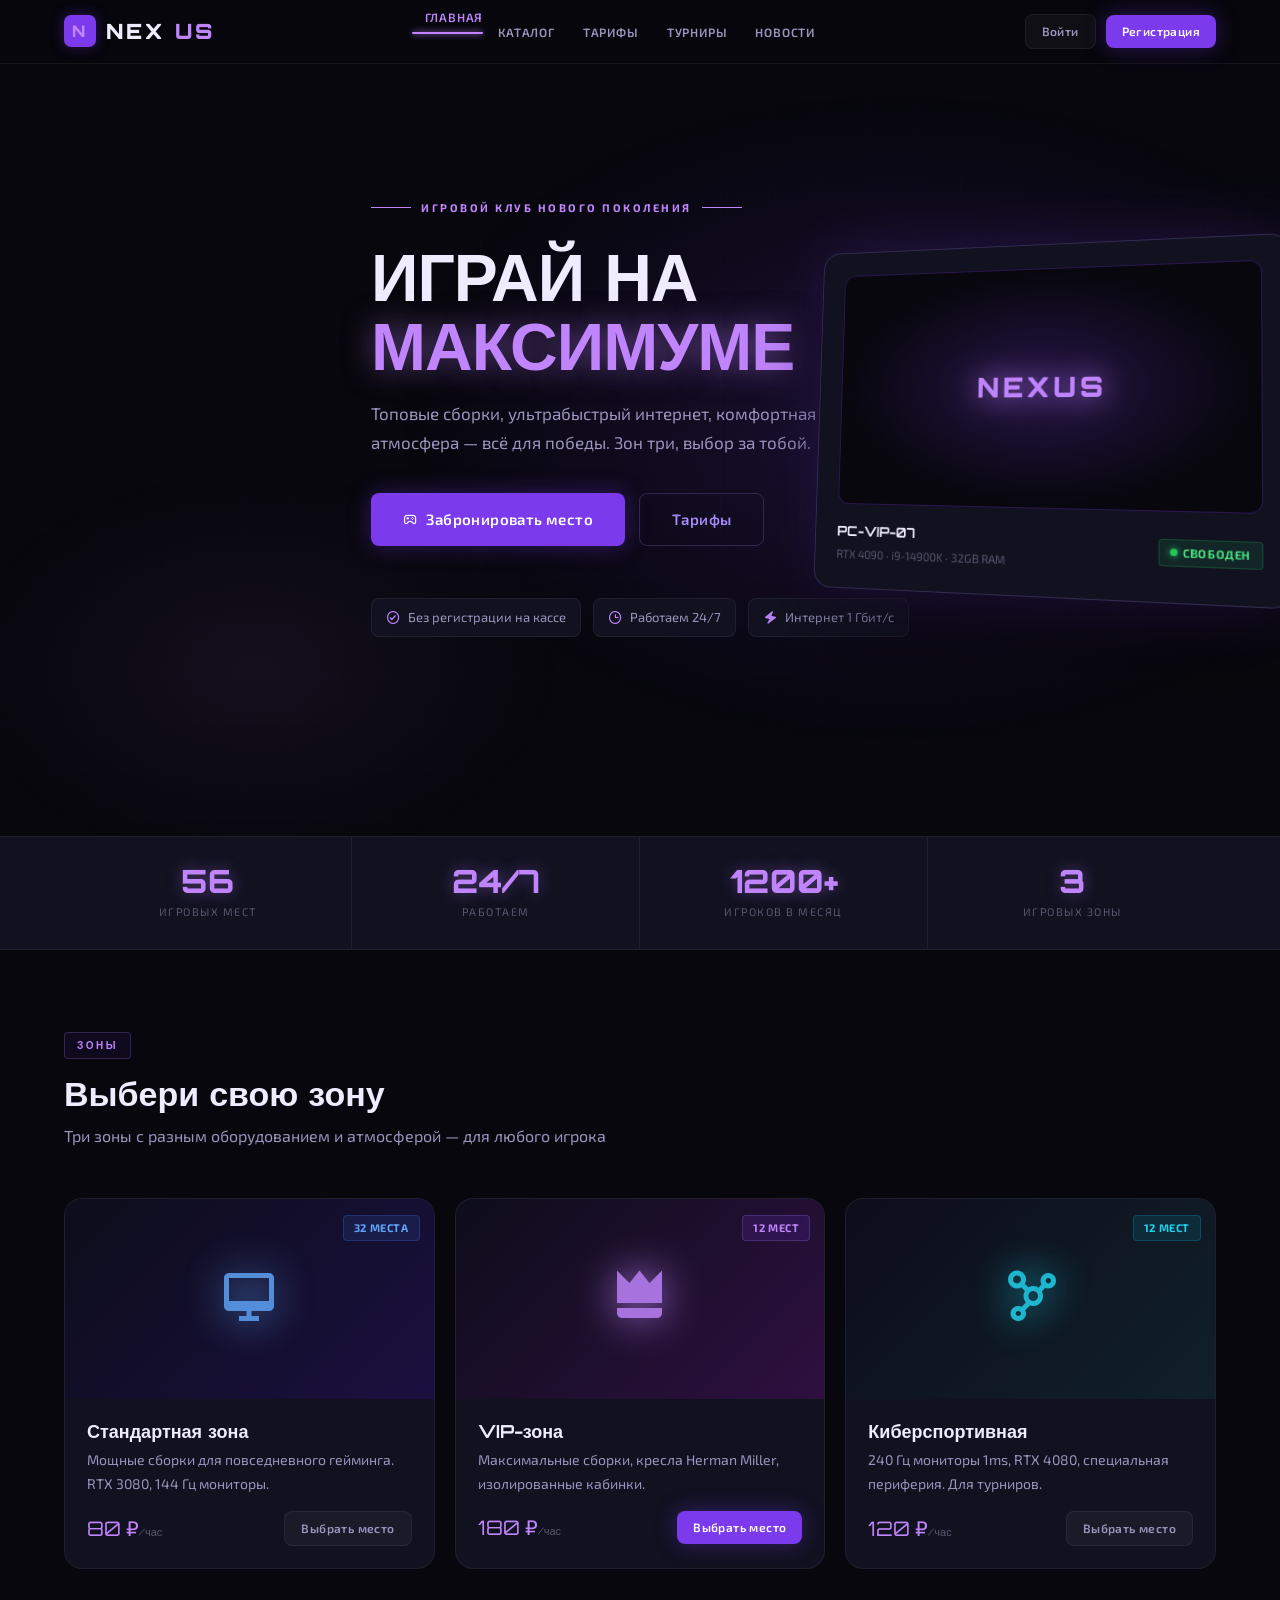
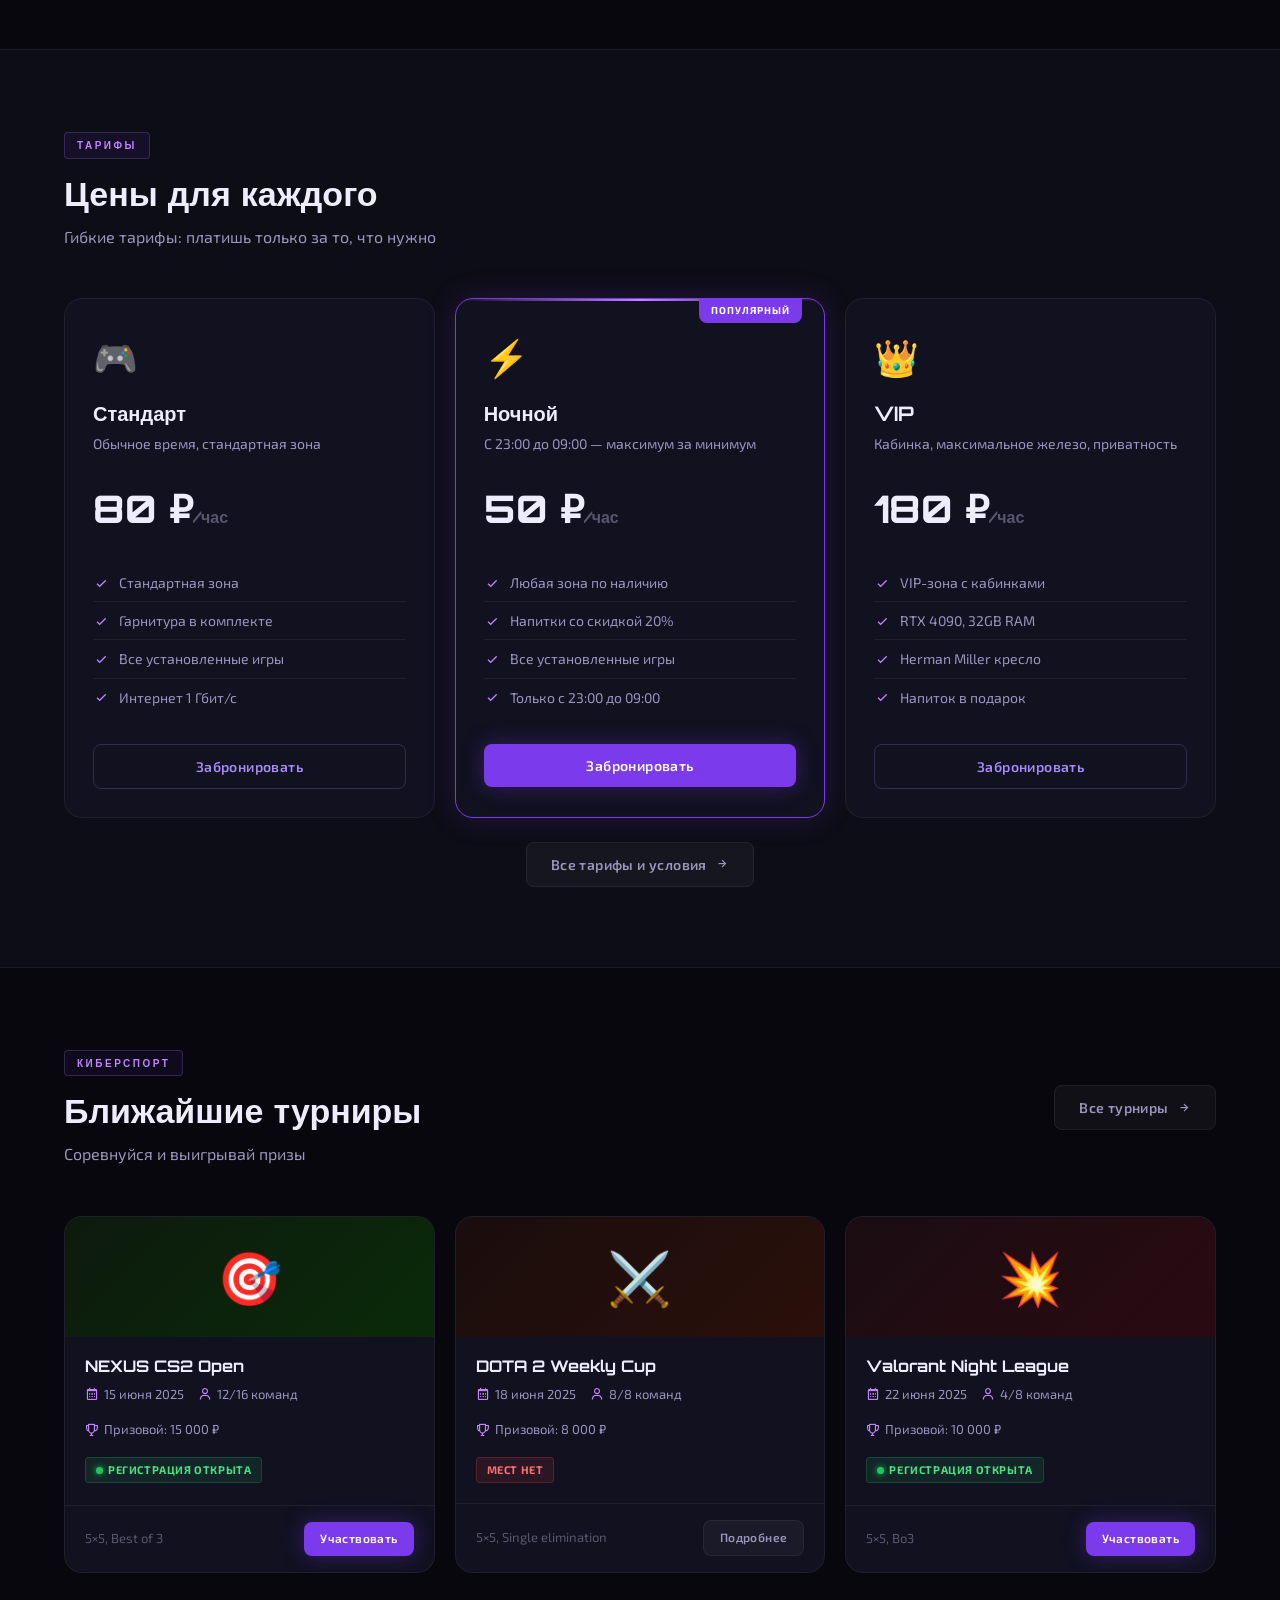
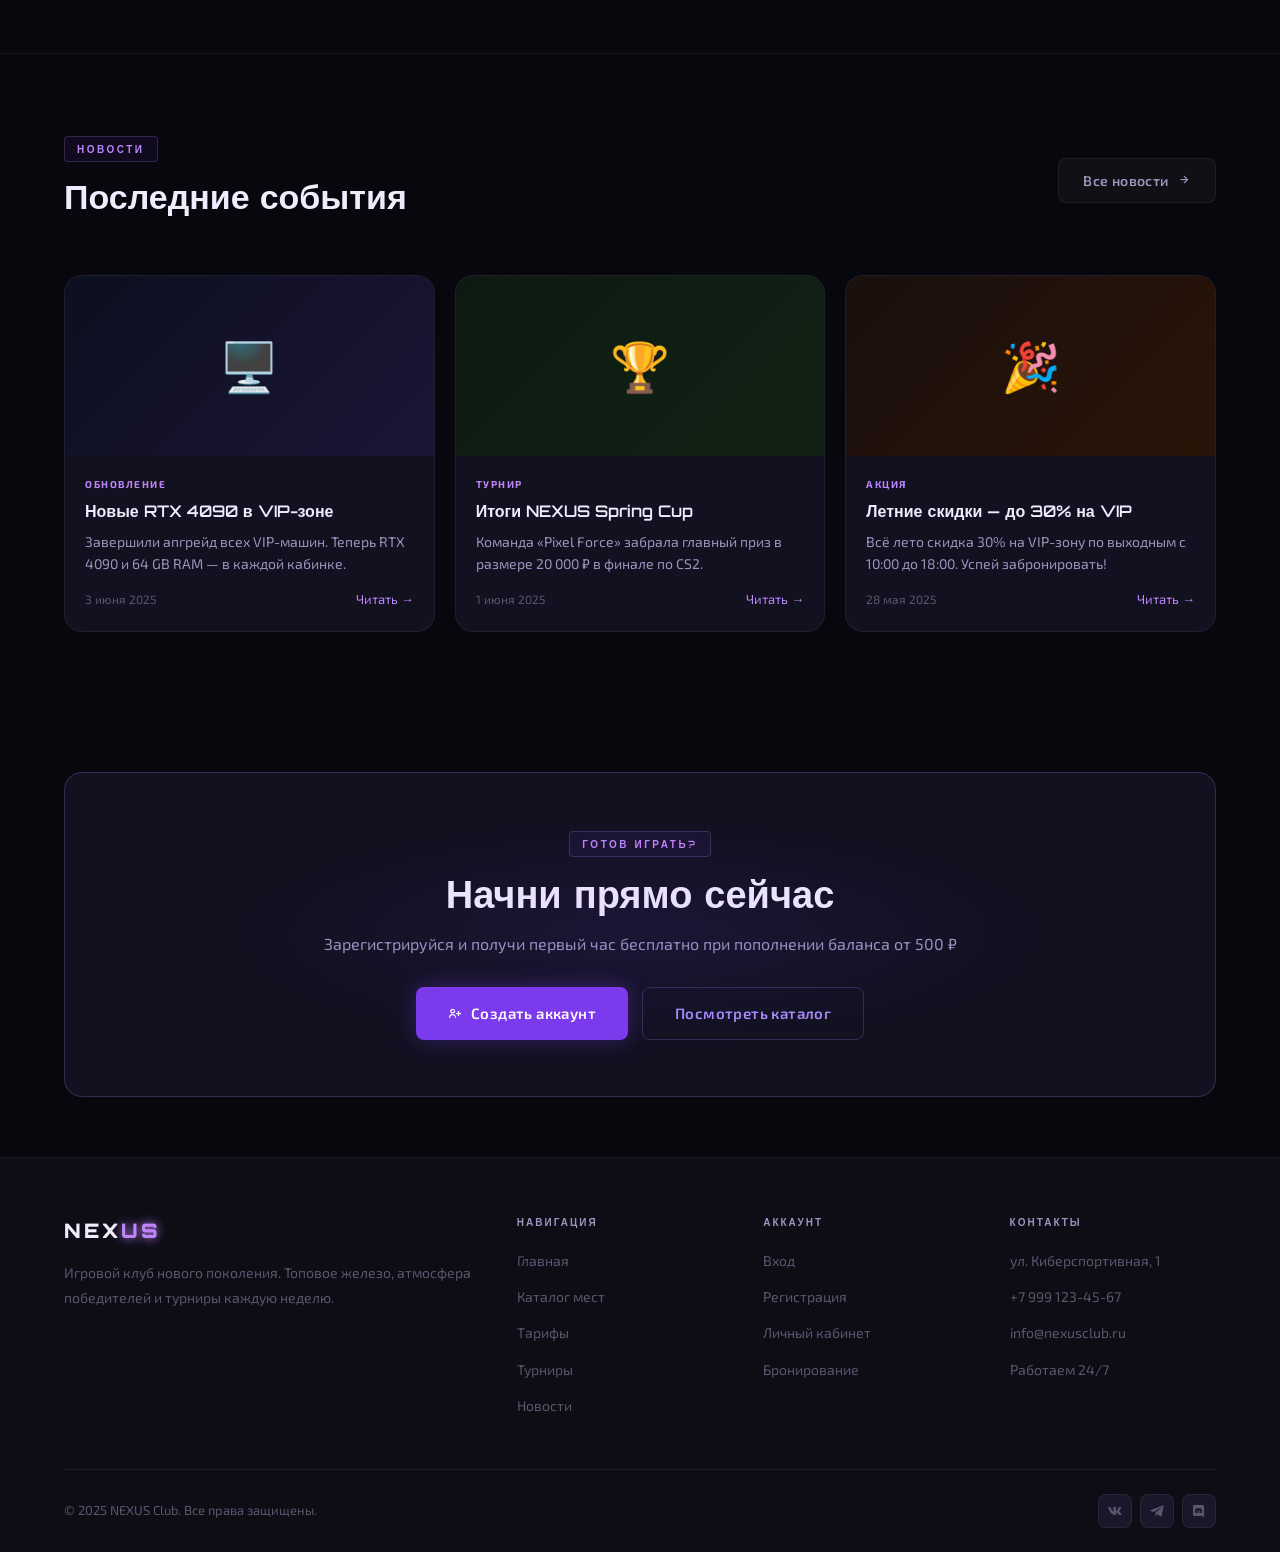
<file: index.html>
<!DOCTYPE html>
<html lang="ru">
<head>
  <meta charset="UTF-8">
  <meta name="viewport" content="width=device-width, initial-scale=1.0">
  <title>NEXUS — Игровой клуб</title>
  <link rel="stylesheet" href="styles.css">
  <style>
    /* ─── HERO ─── */
    .hero {
      min-height: calc(100vh - var(--nav-h));
      display: flex; align-items: center;
      position: relative; overflow: hidden; padding: 80px 0;
    }
    .hero-bg {
      position: absolute; inset: 0; z-index: 0; pointer-events: none;
      background:
        radial-gradient(ellipse 60% 60% at 70% 50%, rgba(124,58,237,0.16) 0%, transparent 65%),
        radial-gradient(ellipse 40% 40% at 20% 80%, rgba(192,132,252,0.07) 0%, transparent 60%);
    }
    .hero-lines {
      position: absolute; inset: 0; z-index: 0; pointer-events: none;
      background-image:
        linear-gradient(90deg, rgba(124,58,237,0.05) 1px, transparent 1px);
      background-size: 80px 80px;
      mask-image: radial-gradient(ellipse at 70% 50%, rgba(0,0,0,0.6) 0%, transparent 70%);
    }
    .hero-content { position: relative; z-index: 1; max-width: 620px; }
    .hero-eyebrow {
      display: flex; align-items: center; gap: 10px; margin-bottom: 24px;
      font-size: 11px; font-weight: 700; text-transform: uppercase;
      letter-spacing: 2.5px; color: var(--accent-neon);
    }
    .hero-eyebrow-line { flex: 1; max-width: 40px; height: 1px; background: var(--accent-neon); }
    .hero h1 {
      font-size: clamp(36px, 6vw, 66px); font-weight: 900;
      line-height: 1.05; margin-bottom: 20px;
      letter-spacing: -1px;
    }
    .hero h1 .hl {
      color: var(--accent-neon);
      text-shadow: 0 0 30px rgba(192,132,252,0.5);
    }
    .hero-sub {
      font-size: 17px; color: var(--text-1); max-width: 460px;
      margin-bottom: 36px; line-height: 1.7;
    }
    .hero-ctas { display: flex; gap: 14px; flex-wrap: wrap; margin-bottom: 52px; }
    .hero-badges { display: flex; gap: 12px; flex-wrap: wrap; }
    .hero-badge {
      display: flex; align-items: center; gap: 7px;
      background: var(--bg-card); border: 1px solid var(--border);
      border-radius: var(--r); padding: 8px 14px;
      font-size: 13px; color: var(--text-1);
    }
    .hero-badge i { color: var(--accent-neon); font-size: 15px; }

    /* Floating PC card */
    .hero-visual {
      position: absolute; right: 0; top: 50%; transform: translateY(-50%);
      z-index: 1; width: 480px; pointer-events: none;
    }
    .hero-pc-card {
      background: var(--bg-card); border: 1px solid var(--accent-border);
      border-radius: var(--r-xl); padding: 24px;
      box-shadow: 0 0 60px rgba(124,58,237,0.2), 0 40px 80px rgba(0,0,0,0.5);
      transform: perspective(800px) rotateY(-12deg) rotateX(4deg);
    }
    .pc-screen {
      background: var(--bg-0); border-radius: var(--r-lg); overflow: hidden;
      aspect-ratio: 16/9; margin-bottom: 16px; position: relative;
      border: 1px solid rgba(124,58,237,0.3);
    }
    .pc-screen-glow {
      position: absolute; inset: 0;
      background: radial-gradient(ellipse at 50% 50%, rgba(124,58,237,0.25) 0%, transparent 70%);
      display: flex; align-items: center; justify-content: center;
    }
    .pc-screen-text {
      font-family: 'Orbitron', sans-serif; font-size: 28px; font-weight: 900;
      color: var(--accent-neon); text-shadow: 0 0 30px var(--accent-neon);
      letter-spacing: 4px;
    }
    .pc-info { display: flex; justify-content: space-between; align-items: center; }
    .pc-name { font-family: 'Orbitron', sans-serif; font-size: 14px; font-weight: 700; }
    .pc-spec { font-size: 12px; color: var(--text-2); margin-top: 3px; }

    /* ─── STATS BAR ─── */
    .stats-bar {
      background: var(--bg-card); border-top: 1px solid var(--border); border-bottom: 1px solid var(--border);
      position: relative; z-index: 1;
    }
    .stats-bar-inner {
      display: grid; grid-template-columns: repeat(4, 1fr);
      gap: 0;
    }
    .stats-bar-item {
      padding: 28px 24px; text-align: center;
      border-right: 1px solid var(--border);
    }
    .stats-bar-item:last-child { border-right: none; }
    .stats-bar-num {
      font-family: 'Orbitron', sans-serif; font-size: 32px; font-weight: 800;
      color: var(--accent-neon); text-shadow: 0 0 16px rgba(192,132,252,0.4);
      line-height: 1;
    }
    .stats-bar-label { font-size: 11px; color: var(--text-2); margin-top: 6px; text-transform: uppercase; letter-spacing: 1.5px; }

    /* ─── ZONES ─── */
    .zone-card {
      background: var(--bg-card); border: 1px solid var(--border);
      border-radius: var(--r-xl); overflow: hidden;
      transition: all var(--transition);
    }
    .zone-card:hover { border-color: var(--accent-border); box-shadow: 0 0 32px rgba(124,58,237,0.12); transform: translateY(-3px); }
    .zone-card-img {
      height: 200px; display: flex; align-items: center; justify-content: center;
      position: relative; overflow: hidden;
    }
    .zone-card-img.standard { background: linear-gradient(135deg, #0d0d1a 0%, #1a1040 100%); }
    .zone-card-img.vip      { background: linear-gradient(135deg, #0d0d1a 0%, #2e1040 100%); }
    .zone-card-img.cyber    { background: linear-gradient(135deg, #0d0d1a 0%, #10202a 100%); }
    .zone-icon {
      font-size: 60px; opacity: 0.85;
      filter: drop-shadow(0 0 20px currentColor);
    }
    .zone-icon.standard { color: #60a5fa; }
    .zone-icon.vip      { color: var(--accent-neon); }
    .zone-icon.cyber    { color: #22d3ee; }
    .zone-badge {
      position: absolute; top: 14px; right: 14px;
    }
    .zone-body { padding: 22px; }
    .zone-name { font-size: 18px; margin-bottom: 6px; }
    .zone-desc { font-size: 14px; color: var(--text-1); margin-bottom: 16px; }
    .zone-meta { display: flex; justify-content: space-between; align-items: center; }
    .zone-price { font-family: 'Orbitron', sans-serif; font-size: 20px; color: var(--accent-neon); }
    .zone-price-label { font-size: 11px; color: var(--text-2); }
    .zone-pcs { font-size: 13px; color: var(--text-2); }

    /* ─── TARIFFS ─── */
    .tariff-card {
      background: var(--bg-card); border: 1px solid var(--border);
      border-radius: var(--r-xl); padding: 28px; position: relative; overflow: hidden;
      transition: all var(--transition);
    }
    .tariff-card:hover { transform: translateY(-4px); box-shadow: 0 16px 48px rgba(0,0,0,0.4); }
    .tariff-card.popular { border-color: var(--accent); box-shadow: 0 0 30px rgba(124,58,237,0.2); }
    .tariff-card.popular::before {
      content: ''; position: absolute; top: 0; left: 0; right: 0; height: 2px;
      background: linear-gradient(90deg, transparent, var(--accent-neon), transparent);
    }
    .popular-badge {
      position: absolute; top: -1px; right: 22px;
      background: var(--accent); color: white;
      font-size: 10px; font-weight: 700; letter-spacing: 1px;
      padding: 4px 12px; border-radius: 0 0 8px 8px;
      text-transform: uppercase;
    }
    .tariff-icon { font-size: 36px; margin-bottom: 16px; }
    .tariff-name { font-size: 20px; margin-bottom: 6px; }
    .tariff-desc { font-size: 14px; color: var(--text-1); margin-bottom: 22px; }
    .tariff-price { margin-bottom: 24px; }
    .tariff-price-val { font-family: 'Orbitron', sans-serif; font-size: 38px; font-weight: 800; color: var(--text-0); }
    .tariff-price-val span { font-size: 16px; color: var(--text-2); }
    .tariff-features { list-style: none; margin-bottom: 28px; }
    .tariff-features li { display: flex; align-items: center; gap: 10px; font-size: 14px; color: var(--text-1); padding: 7px 0; border-bottom: 1px solid var(--border); }
    .tariff-features li:last-child { border-bottom: none; }
    .tariff-features li i { color: var(--accent-neon); font-size: 16px; }

    /* ─── TOURNAMENTS ─── */
    .tourn-card {
      background: var(--bg-card); border: 1px solid var(--border);
      border-radius: var(--r-xl); overflow: hidden;
      transition: all var(--transition); display: flex; flex-direction: column;
    }
    .tourn-card:hover { border-color: var(--accent-border); transform: translateY(-3px); }
    .tourn-header {
      height: 120px; display: flex; align-items: center; justify-content: center;
      font-size: 52px; position: relative;
    }
    .tourn-header.cs { background: linear-gradient(135deg, #0d1a0d, #0a2a0a); color: #4ade80; }
    .tourn-header.dota { background: linear-gradient(135deg, #1a0d0d, #2a100a); color: #f87171; }
    .tourn-header.val { background: linear-gradient(135deg, #1a0d12, #2a0a12); color: #fb7185; }
    .tourn-body { padding: 20px; flex: 1; }
    .tourn-name { font-size: 16px; margin-bottom: 8px; }
    .tourn-meta { display: flex; flex-wrap: wrap; gap: 14px; font-size: 13px; color: var(--text-1); margin-bottom: 14px; }
    .tourn-meta span { display: flex; align-items: center; gap: 5px; }
    .tourn-meta i { color: var(--accent-neon); font-size: 14px; }
    .tourn-footer { padding: 16px 20px; border-top: 1px solid var(--border); display: flex; justify-content: space-between; align-items: center; }

    /* ─── NEWS ─── */
    .news-card {
      background: var(--bg-card); border: 1px solid var(--border);
      border-radius: var(--r-xl); overflow: hidden;
      transition: all var(--transition);
    }
    .news-card:hover { border-color: var(--accent-border); }
    .news-img {
      height: 180px; display: flex; align-items: center; justify-content: center;
      font-size: 48px; position: relative;
    }
    .news-img.a1 { background: linear-gradient(135deg, #0d1020, #1a1535); }
    .news-img.a2 { background: linear-gradient(135deg, #0d1a12, #112214); }
    .news-img.a3 { background: linear-gradient(135deg, #1a100d, #2a1408); }
    .news-body { padding: 20px; }
    .news-tag { font-size: 10px; font-weight: 700; text-transform: uppercase; letter-spacing: 1.5px; color: var(--accent-neon); margin-bottom: 8px; }
    .news-title { font-size: 16px; font-family: 'Orbitron', sans-serif; font-weight: 600; margin-bottom: 8px; line-height: 1.4; }
    .news-excerpt { font-size: 14px; color: var(--text-1); line-height: 1.6; margin-bottom: 14px; }
    .news-footer { display: flex; justify-content: space-between; align-items: center; font-size: 12px; color: var(--text-2); }

    /* ─── CTA BANNER ─── */
    .cta-banner {
      background: var(--bg-card); border: 1px solid var(--accent-border);
      border-radius: var(--r-xl); padding: 56px 48px;
      text-align: center; position: relative; overflow: hidden;
    }
    .cta-banner::before {
      content: ''; position: absolute; inset: 0; pointer-events: none;
      background: radial-gradient(ellipse 50% 50% at 50% 50%, rgba(124,58,237,0.1) 0%, transparent 70%);
    }
    .cta-banner h2 { font-size: clamp(24px, 4vw, 38px); margin-bottom: 14px; }
    .cta-banner p { font-size: 16px; color: var(--text-1); margin-bottom: 30px; }
    .cta-banner .ctas { display: flex; gap: 14px; justify-content: center; flex-wrap: wrap; }

    @media (max-width: 1100px) {
      .hero-visual { display: none; }
    }
    @media (max-width: 768px) {
      .stats-bar-inner { grid-template-columns: repeat(2, 1fr); }
      .stats-bar-item { border-bottom: 1px solid var(--border); }
    }
  </style>
</head>
<body>

<!-- ══════════ NAVBAR ══════════ -->
<nav class="navbar">
  <div class="container">
    <a href="index.html" class="nav-logo">
      <span class="nav-logo-icon">N</span>
      NEX<span>US</span>
    </a>
    <ul class="nav-links">
      <li><a href="index.html" class="active">Главная</a></li>
      <li><a href="catalog.html">Каталог</a></li>
      <li><a href="tariffs.html">Тарифы</a></li>
      <li><a href="tournaments.html">Турниры</a></li>
      <li><a href="news.html">Новости</a></li>
    </ul>
    <div class="nav-actions">
      <a href="auth.html" class="btn btn-ghost btn-sm">Войти</a>
      <a href="auth.html" class="btn btn-primary btn-sm">Регистрация</a>
      <button class="nav-burger" onclick="toggleMenu()" aria-label="Меню">
        <span></span><span></span><span></span>
      </button>
    </div>
  </div>
</nav>
<div class="nav-mobile" id="navMobile">
  <a href="index.html">Главная</a>
  <a href="catalog.html">Каталог</a>
  <a href="tariffs.html">Тарифы</a>
  <a href="tournaments.html">Турниры</a>
  <a href="news.html">Новости</a>
  <a href="auth.html">Войти</a>
</div>

<!-- ══════════ HERO ══════════ -->
<section class="hero">
  <div class="hero-bg"></div>
  <div class="hero-lines"></div>
  <div class="container">
    <div class="hero-content">
      <div class="hero-eyebrow">
        <span class="hero-eyebrow-line"></span>
        Игровой клуб нового поколения
        <span class="hero-eyebrow-line"></span>
      </div>
      <h1>ИГРАЙ НА<br><span class="hl">МАКСИМУМЕ</span></h1>
      <p class="hero-sub">Топовые сборки, ультрабыстрый интернет, комфортная атмосфера — всё для победы. Зон три, выбор за тобой.</p>
      <div class="hero-ctas">
        <a href="catalog.html" class="btn btn-primary btn-lg">
          <i class='bx bx-joystick'></i> Забронировать место
        </a>
        <a href="tariffs.html" class="btn btn-outline btn-lg">Тарифы</a>
      </div>
      <div class="hero-badges">
        <div class="hero-badge"><i class='bx bx-check-circle'></i> Без регистрации на кассе</div>
        <div class="hero-badge"><i class='bx bx-time'></i> Работаем 24/7</div>
        <div class="hero-badge"><i class='bx bxs-zap'></i> Интернет 1 Гбит/с</div>
      </div>
    </div>
  </div>
  <!-- Floating PC visual -->
  <div class="hero-visual">
    <div class="hero-pc-card">
      <div class="pc-screen">
        <div class="pc-screen-glow">
          <div class="pc-screen-text">NEXUS</div>
        </div>
      </div>
      <div class="pc-info">
        <div>
          <div class="pc-name">PC-VIP-07</div>
          <div class="pc-spec">RTX 4090 · i9-14900K · 32GB RAM</div>
        </div>
        <span class="badge badge-success"><span class="status-dot dot-green"></span> Свободен</span>
      </div>
    </div>
  </div>
</section>

<!-- ══════════ STATS ══════════ -->
<div class="stats-bar">
  <div class="container">
    <div class="stats-bar-inner">
      <div class="stats-bar-item">
        <div class="stats-bar-num">56</div>
        <div class="stats-bar-label">Игровых мест</div>
      </div>
      <div class="stats-bar-item">
        <div class="stats-bar-num">24/7</div>
        <div class="stats-bar-label">Работаем</div>
      </div>
      <div class="stats-bar-item">
        <div class="stats-bar-num">1200+</div>
        <div class="stats-bar-label">Игроков в месяц</div>
      </div>
      <div class="stats-bar-item">
        <div class="stats-bar-num">3</div>
        <div class="stats-bar-label">Игровых зоны</div>
      </div>
    </div>
  </div>
</div>

<!-- ══════════ ZONES ══════════ -->
<section class="section">
  <div class="container">
    <div class="section-header">
      <div class="section-tag">Зоны</div>
      <h2>Выбери свою зону</h2>
      <p>Три зоны с разным оборудованием и атмосферой — для любого игрока</p>
    </div>
    <div class="grid grid-3">

      <div class="zone-card">
        <div class="zone-card-img standard">
          <div class="zone-icon standard"><i class='bx bx-desktop'></i></div>
          <span class="zone-badge"><span class="badge badge-info">32 места</span></span>
        </div>
        <div class="zone-body">
          <h3 class="zone-name">Стандартная зона</h3>
          <p class="zone-desc">Мощные сборки для повседневного гейминга. RTX 3080, 144 Гц мониторы.</p>
          <div class="zone-meta">
            <div>
              <div class="zone-price">80 ₽<span class="zone-price-label">/час</span></div>
            </div>
            <a href="catalog.html" class="btn btn-ghost btn-sm">Выбрать место</a>
          </div>
        </div>
      </div>

      <div class="zone-card">
        <div class="zone-card-img vip">
          <div class="zone-icon vip"><i class='bx bxs-crown'></i></div>
          <span class="zone-badge"><span class="badge badge-accent">12 мест</span></span>
        </div>
        <div class="zone-body">
          <h3 class="zone-name">VIP-зона</h3>
          <p class="zone-desc">Максимальные сборки, кресла Herman Miller, изолированные кабинки.</p>
          <div class="zone-meta">
            <div>
              <div class="zone-price">180 ₽<span class="zone-price-label">/час</span></div>
            </div>
            <a href="catalog.html" class="btn btn-primary btn-sm">Выбрать место</a>
          </div>
        </div>
      </div>

      <div class="zone-card">
        <div class="zone-card-img cyber">
          <div class="zone-icon cyber"><i class='bx bx-network-chart'></i></div>
          <span class="zone-badge"><span class="badge badge-cyan">12 мест</span></span>
        </div>
        <div class="zone-body">
          <h3 class="zone-name">Киберспортивная</h3>
          <p class="zone-desc">240 Гц мониторы 1ms, RTX 4080, специальная периферия. Для турниров.</p>
          <div class="zone-meta">
            <div>
              <div class="zone-price">120 ₽<span class="zone-price-label">/час</span></div>
            </div>
            <a href="catalog.html" class="btn btn-ghost btn-sm">Выбрать место</a>
          </div>
        </div>
      </div>

    </div>
  </div>
</section>

<!-- ══════════ TARIFFS ══════════ -->
<section class="section" style="background: var(--bg-1); border-top: 1px solid var(--border); border-bottom: 1px solid var(--border);">
  <div class="container">
    <div class="section-header">
      <div class="section-tag">Тарифы</div>
      <h2>Цены для каждого</h2>
      <p>Гибкие тарифы: платишь только за то, что нужно</p>
    </div>
    <div class="grid grid-3">

      <div class="tariff-card">
        <div class="tariff-icon">🎮</div>
        <h3 class="tariff-name">Стандарт</h3>
        <p class="tariff-desc">Обычное время, стандартная зона</p>
        <div class="tariff-price">
          <span class="tariff-price-val">80 ₽<span>/час</span></span>
        </div>
        <ul class="tariff-features">
          <li><i class='bx bx-check'></i> Стандартная зона</li>
          <li><i class='bx bx-check'></i> Гарнитура в комплекте</li>
          <li><i class='bx bx-check'></i> Все установленные игры</li>
          <li><i class='bx bx-check'></i> Интернет 1 Гбит/с</li>
        </ul>
        <a href="booking.html" class="btn btn-outline btn-block">Забронировать</a>
      </div>

      <div class="tariff-card popular">
        <div class="popular-badge">Популярный</div>
        <div class="tariff-icon">⚡</div>
        <h3 class="tariff-name">Ночной</h3>
        <p class="tariff-desc">С 23:00 до 09:00 — максимум за минимум</p>
        <div class="tariff-price">
          <span class="tariff-price-val">50 ₽<span>/час</span></span>
        </div>
        <ul class="tariff-features">
          <li><i class='bx bx-check'></i> Любая зона по наличию</li>
          <li><i class='bx bx-check'></i> Напитки со скидкой 20%</li>
          <li><i class='bx bx-check'></i> Все установленные игры</li>
          <li><i class='bx bx-check'></i> Только с 23:00 до 09:00</li>
        </ul>
        <a href="booking.html" class="btn btn-primary btn-block">Забронировать</a>
      </div>

      <div class="tariff-card">
        <div class="tariff-icon">👑</div>
        <h3 class="tariff-name">VIP</h3>
        <p class="tariff-desc">Кабинка, максимальное железо, приватность</p>
        <div class="tariff-price">
          <span class="tariff-price-val">180 ₽<span>/час</span></span>
        </div>
        <ul class="tariff-features">
          <li><i class='bx bx-check'></i> VIP-зона с кабинками</li>
          <li><i class='bx bx-check'></i> RTX 4090, 32GB RAM</li>
          <li><i class='bx bx-check'></i> Herman Miller кресло</li>
          <li><i class='bx bx-check'></i> Напиток в подарок</li>
        </ul>
        <a href="booking.html" class="btn btn-outline btn-block">Забронировать</a>
      </div>

    </div>
    <div class="text-center mt-6">
      <a href="tariffs.html" class="btn btn-ghost">Все тарифы и условия <i class='bx bx-right-arrow-alt'></i></a>
    </div>
  </div>
</section>

<!-- ══════════ TOURNAMENTS ══════════ -->
<section class="section">
  <div class="container">
    <div class="section-header flex justify-between items-center">
      <div>
        <div class="section-tag">Киберспорт</div>
        <h2>Ближайшие турниры</h2>
        <p>Соревнуйся и выигрывай призы</p>
      </div>
      <a href="tournaments.html" class="btn btn-ghost">Все турниры <i class='bx bx-right-arrow-alt'></i></a>
    </div>
    <div class="grid grid-3">

      <div class="tourn-card">
        <div class="tourn-header cs">🎯</div>
        <div class="tourn-body">
          <h3 class="tourn-name">NEXUS CS2 Open</h3>
          <div class="tourn-meta">
            <span><i class='bx bx-calendar'></i> 15 июня 2025</span>
            <span><i class='bx bx-user'></i> 12/16 команд</span>
            <span><i class='bx bx-trophy'></i> Призовой: 15 000 ₽</span>
          </div>
          <span class="badge badge-success"><span class="status-dot dot-green"></span> Регистрация открыта</span>
        </div>
        <div class="tourn-footer">
          <span class="text-sm text-muted">5×5, Best of 3</span>
          <a href="tournaments.html" class="btn btn-primary btn-sm">Участвовать</a>
        </div>
      </div>

      <div class="tourn-card">
        <div class="tourn-header dota">⚔️</div>
        <div class="tourn-body">
          <h3 class="tourn-name">DOTA 2 Weekly Cup</h3>
          <div class="tourn-meta">
            <span><i class='bx bx-calendar'></i> 18 июня 2025</span>
            <span><i class='bx bx-user'></i> 8/8 команд</span>
            <span><i class='bx bx-trophy'></i> Призовой: 8 000 ₽</span>
          </div>
          <span class="badge badge-danger">Мест нет</span>
        </div>
        <div class="tourn-footer">
          <span class="text-sm text-muted">5×5, Single elimination</span>
          <a href="tournaments.html" class="btn btn-ghost btn-sm">Подробнее</a>
        </div>
      </div>

      <div class="tourn-card">
        <div class="tourn-header val">💥</div>
        <div class="tourn-body">
          <h3 class="tourn-name">Valorant Night League</h3>
          <div class="tourn-meta">
            <span><i class='bx bx-calendar'></i> 22 июня 2025</span>
            <span><i class='bx bx-user'></i> 4/8 команд</span>
            <span><i class='bx bx-trophy'></i> Призовой: 10 000 ₽</span>
          </div>
          <span class="badge badge-success"><span class="status-dot dot-green"></span> Регистрация открыта</span>
        </div>
        <div class="tourn-footer">
          <span class="text-sm text-muted">5×5, Bo3</span>
          <a href="tournaments.html" class="btn btn-primary btn-sm">Участвовать</a>
        </div>
      </div>

    </div>
  </div>
</section>

<!-- ══════════ NEWS ══════════ -->
<section class="section" style="border-top: 1px solid var(--border);">
  <div class="container">
    <div class="section-header flex justify-between items-center">
      <div>
        <div class="section-tag">Новости</div>
        <h2>Последние события</h2>
      </div>
      <a href="news.html" class="btn btn-ghost">Все новости <i class='bx bx-right-arrow-alt'></i></a>
    </div>
    <div class="grid grid-3">

      <div class="news-card">
        <div class="news-img a1">🖥️</div>
        <div class="news-body">
          <div class="news-tag">Обновление</div>
          <h3 class="news-title">Новые RTX 4090 в VIP-зоне</h3>
          <p class="news-excerpt">Завершили апгрейд всех VIP-машин. Теперь RTX 4090 и 64 GB RAM — в каждой кабинке.</p>
          <div class="news-footer">
            <span>3 июня 2025</span>
            <a href="news.html" class="text-accent text-sm">Читать →</a>
          </div>
        </div>
      </div>

      <div class="news-card">
        <div class="news-img a2">🏆</div>
        <div class="news-body">
          <div class="news-tag">Турнир</div>
          <h3 class="news-title">Итоги NEXUS Spring Cup</h3>
          <p class="news-excerpt">Команда «Pixel Force» забрала главный приз в размере 20 000 ₽ в финале по CS2.</p>
          <div class="news-footer">
            <span>1 июня 2025</span>
            <a href="news.html" class="text-accent text-sm">Читать →</a>
          </div>
        </div>
      </div>

      <div class="news-card">
        <div class="news-img a3">🎉</div>
        <div class="news-body">
          <div class="news-tag">Акция</div>
          <h3 class="news-title">Летние скидки — до 30% на VIP</h3>
          <p class="news-excerpt">Всё лето скидка 30% на VIP-зону по выходным с 10:00 до 18:00. Успей забронировать!</p>
          <div class="news-footer">
            <span>28 мая 2025</span>
            <a href="news.html" class="text-accent text-sm">Читать →</a>
          </div>
        </div>
      </div>

    </div>
  </div>
</section>

<!-- ══════════ CTA BANNER ══════════ -->
<section class="section" style="padding: 60px 0;">
  <div class="container">
    <div class="cta-banner">
      <div class="section-tag">Готов играть?</div>
      <h2>Начни прямо сейчас</h2>
      <p>Зарегистрируйся и получи первый час бесплатно при пополнении баланса от 500 ₽</p>
      <div class="ctas">
        <a href="auth.html" class="btn btn-primary btn-lg"><i class='bx bx-user-plus'></i> Создать аккаунт</a>
        <a href="catalog.html" class="btn btn-outline btn-lg">Посмотреть каталог</a>
      </div>
    </div>
  </div>
</section>

<!-- ══════════ FOOTER ══════════ -->
<footer class="footer">
  <div class="container">
    <div class="footer-grid">
      <div>
        <div class="footer-logo">NEX<span>US</span></div>
        <p class="footer-desc">Игровой клуб нового поколения. Топовое железо, атмосфера победителей и турниры каждую неделю.</p>
      </div>
      <div>
        <div class="footer-col-title">Навигация</div>
        <ul class="footer-links">
          <li><a href="index.html">Главная</a></li>
          <li><a href="catalog.html">Каталог мест</a></li>
          <li><a href="tariffs.html">Тарифы</a></li>
          <li><a href="tournaments.html">Турниры</a></li>
          <li><a href="news.html">Новости</a></li>
        </ul>
      </div>
      <div>
        <div class="footer-col-title">Аккаунт</div>
        <ul class="footer-links">
          <li><a href="auth.html">Вход</a></li>
          <li><a href="auth.html">Регистрация</a></li>
          <li><a href="profile.html">Личный кабинет</a></li>
          <li><a href="booking.html">Бронирование</a></li>
        </ul>
      </div>
      <div>
        <div class="footer-col-title">Контакты</div>
        <ul class="footer-links">
          <li><a href="#">ул. Киберспортивная, 1</a></li>
          <li><a href="tel:+79991234567">+7 999 123-45-67</a></li>
          <li><a href="mailto:info@nexusclub.ru">info@nexusclub.ru</a></li>
          <li><a href="#">Работаем 24/7</a></li>
        </ul>
      </div>
    </div>
    <div class="footer-bottom">
      <div class="footer-copy">© 2025 NEXUS Club. Все права защищены.</div>
      <div class="footer-socials">
        <a href="#" title="ВКонтакте"><i class='bx bxl-vk'></i></a>
        <a href="#" title="Telegram"><i class='bx bxl-telegram'></i></a>
        <a href="#" title="Discord"><i class='bx bxl-discord'></i></a>
      </div>
    </div>
  </div>
</footer>

<script src="api.js"></script>
<script>
  function toggleMenu() {
    document.getElementById('navMobile').classList.toggle('open');
  }
</script>
</body>
</html>
</file>
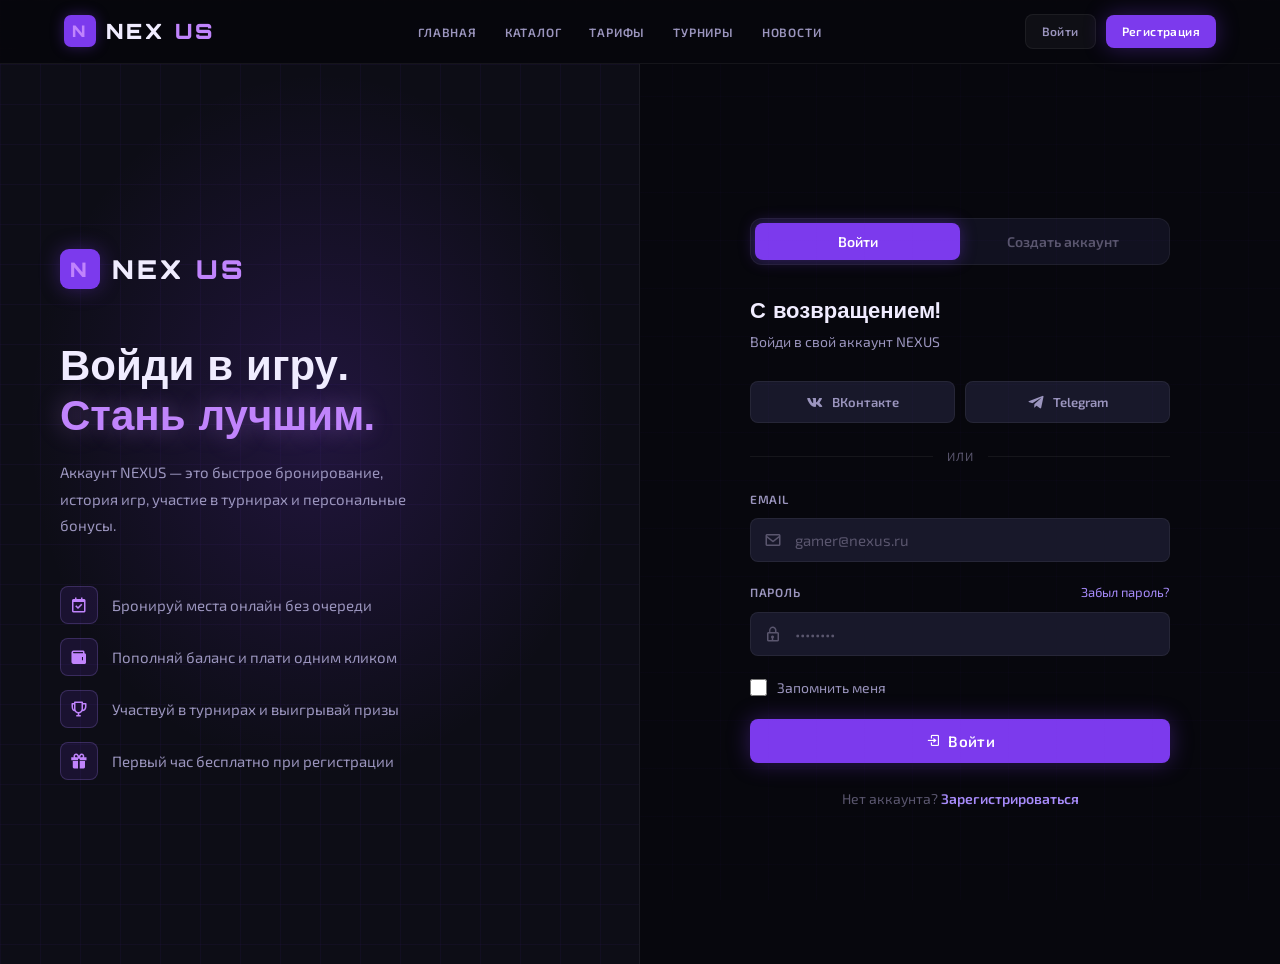
<file: admin.html>
<!DOCTYPE html>
<html lang="ru">
<head>
  <meta charset="UTF-8">
  <meta name="viewport" content="width=device-width, initial-scale=1.0">
  <title>NEXUS — Панель администратора</title>
  <link rel="stylesheet" href="styles.css">
  <script src="api.js"></script>
  <style>
    .admin-layout { display: grid; grid-template-columns: 240px 1fr; min-height: calc(100vh - var(--nav-h)); }

    /* Admin sidebar */
    .admin-sidebar {
      background: var(--bg-1); border-right: 1px solid var(--border);
      padding: 24px 0; position: sticky; top: var(--nav-h);
      height: calc(100vh - var(--nav-h)); overflow-y: auto; z-index: 10;
    }
    .admin-sidebar-section { margin-bottom: 6px; }
    .admin-sidebar-label {
      font-size: 10px; text-transform: uppercase; letter-spacing: 2px;
      color: var(--text-2); padding: 6px 20px; font-weight: 700; margin-bottom: 2px;
    }
    .admin-nav-item {
      display: flex; align-items: center; gap: 11px;
      padding: 11px 20px; font-size: 14px; font-weight: 500;
      color: var(--text-1); cursor: pointer; transition: all var(--transition);
      border-left: 2px solid transparent;
    }
    .admin-nav-item:hover { background: rgba(255,255,255,0.03); color: var(--text-0); }
    .admin-nav-item.active { background: rgba(124,58,237,0.08); color: var(--accent-neon); border-left-color: var(--accent-neon); }
    .admin-nav-item i { font-size: 18px; width: 20px; }
    .admin-nav-badge { margin-left: auto; font-size: 10px; font-weight: 700; background: var(--accent); color: white; padding: 2px 7px; border-radius: 10px; }

    /* Main */
    .admin-main { background: var(--bg-0); padding: 32px 36px; }
    .admin-page { display: none; }
    .admin-page.active { display: block; }
    .admin-header { display: flex; justify-content: space-between; align-items: center; margin-bottom: 28px; }
    .admin-title { font-size: 22px; }

    /* KPI Cards */
    .kpi-grid { display: grid; grid-template-columns: repeat(4, 1fr); gap: 16px; margin-bottom: 28px; }
    .kpi-card {
      background: var(--bg-card); border: 1px solid var(--border);
      border-radius: var(--r-lg); padding: 20px 22px;
      position: relative; overflow: hidden; transition: border-color var(--transition);
    }
    .kpi-card:hover { border-color: var(--accent-border); }
    .kpi-icon {
      width: 40px; height: 40px; border-radius: var(--r); font-size: 20px;
      display: flex; align-items: center; justify-content: center; margin-bottom: 14px;
    }
    .kpi-icon.purple { background: rgba(124,58,237,0.12); color: var(--accent-neon); }
    .kpi-icon.green  { background: rgba(34,197,94,0.12); color: var(--green); }
    .kpi-icon.blue   { background: rgba(59,130,246,0.12); color: #60a5fa; }
    .kpi-icon.yellow { background: rgba(234,179,8,0.12); color: var(--yellow); }
    .kpi-val { font-family: 'Orbitron', sans-serif; font-size: 28px; font-weight: 800; line-height: 1; margin-bottom: 4px; }
    .kpi-label { font-size: 12px; color: var(--text-2); text-transform: uppercase; letter-spacing: 0.5px; }
    .kpi-change { font-size: 12px; margin-top: 8px; }
    .kpi-change.up   { color: var(--green); }
    .kpi-change.down { color: var(--red); }

    /* Chart area */
    .chart-placeholder {
      background: var(--bg-card); border: 1px solid var(--border);
      border-radius: var(--r-lg); padding: 22px 24px; margin-bottom: 22px;
    }
    .chart-header { display: flex; justify-content: space-between; align-items: center; margin-bottom: 20px; }
    .chart-header h3 { font-size: 15px; }
    .chart-canvas {
      height: 160px; display: flex; align-items: flex-end; gap: 8px;
    }
    .chart-bar-wrap { flex: 1; display: flex; flex-direction: column; align-items: center; gap: 5px; }
    .chart-bar {
      width: 100%; border-radius: 4px 4px 0 0;
      background: linear-gradient(to top, var(--accent), var(--accent-neon));
      opacity: 0.8; transition: opacity var(--transition);
    }
    .chart-bar:hover { opacity: 1; }
    .chart-bar-label { font-size: 10px; color: var(--text-2); }

    /* PC status grid */
    .pc-status-grid { display: grid; grid-template-columns: repeat(auto-fill, minmax(56px, 1fr)); gap: 8px; }
    .pc-status-cell {
      aspect-ratio: 1; border-radius: var(--r); display: flex; flex-direction: column;
      align-items: center; justify-content: center; gap: 2px;
      font-size: 10px; font-weight: 700; font-family: 'Orbitron', sans-serif;
      cursor: pointer; transition: transform var(--transition);
    }
    .pc-status-cell:hover { transform: scale(1.07); }
    .pc-status-cell.free     { background: rgba(34,197,94,0.12); border: 1px solid rgba(34,197,94,0.3); color: var(--green); }
    .pc-status-cell.busy     { background: rgba(239,68,68,0.12); border: 1px solid rgba(239,68,68,0.3); color: #f87171; }
    .pc-status-cell.reserved { background: rgba(234,179,8,0.12); border: 1px solid rgba(234,179,8,0.3); color: var(--yellow); }
    .pc-status-cell.offline  { background: rgba(255,255,255,0.03); border: 1px solid var(--border); color: var(--text-2); }
    .pc-dot { width: 6px; height: 6px; border-radius: 50%; }
    .pc-status-cell.free .pc-dot     { background: var(--green); }
    .pc-status-cell.busy .pc-dot     { background: var(--red); box-shadow: 0 0 6px var(--red); }
    .pc-status-cell.reserved .pc-dot { background: var(--yellow); }
    .pc-status-cell.offline .pc-dot  { background: var(--text-2); }

    /* Users table */
    .search-bar { display: flex; gap: 10px; margin-bottom: 18px; }
    .search-input-wrap { flex: 1; position: relative; }
    .search-input-wrap i { position: absolute; left: 12px; top: 50%; transform: translateY(-50%); color: var(--text-2); font-size: 18px; }
    .search-input-wrap input { padding-left: 40px; }
    .user-avatar-sm {
      width: 32px; height: 32px; border-radius: 50%;
      background: var(--accent); display: flex; align-items: center; justify-content: center;
      font-size: 13px; font-weight: 700; color: white; flex-shrink: 0;
    }
    .user-row { display: flex; align-items: center; gap: 12px; }
    .user-name-block { }
    .user-name-val { font-size: 14px; font-weight: 500; }
    .user-nick { font-size: 12px; color: var(--accent-neon); }

    /* Two-column dashboard grid */
    .dashboard-row { display: grid; grid-template-columns: 1fr 1fr; gap: 20px; margin-bottom: 20px; }

    @media (max-width: 1100px) { .kpi-grid { grid-template-columns: repeat(2, 1fr); } }
    @media (max-width: 900px) {
      .admin-layout { grid-template-columns: 1fr; }
      .admin-sidebar { position: static; height: auto; }
      .admin-main { padding: 20px; }
      .dashboard-row { grid-template-columns: 1fr; }
    }
  </style>
</head>
<body>
<nav class="navbar">
  <div class="container">
    <a href="index.html" class="nav-logo"><span class="nav-logo-icon">N</span>NEX<span>US</span></a>
    <ul class="nav-links">
      <li><a href="index.html">Сайт</a></li>
      <li><a href="admin.html" class="active">Панель</a></li>
    </ul>
    <div class="nav-actions">
      <span style="font-size:12px;color:var(--text-2);margin-right:8px">Администратор</span>
      <div class="user-avatar-sm" style="margin-right:10px">A</div>
      <a href="auth.html" class="btn btn-ghost btn-sm"><i class='bx bx-log-out'></i> Выйти</a>
      <button class="nav-burger" onclick="document.getElementById('nm').classList.toggle('open')"><span></span><span></span><span></span></button>
    </div>
  </div>
</nav>
<div class="nav-mobile" id="nm"><a href="index.html">Сайт</a><a href="admin.html">Панель</a><a href="auth.html">Выйти</a></div>

<div style="padding-top: var(--nav-h);">
  <div class="admin-layout">

    <!-- Admin Sidebar -->
    <div class="admin-sidebar">
      <div class="admin-sidebar-section">
        <div class="admin-sidebar-label">Обзор</div>
        <div class="admin-nav-item active" onclick="showPage('dashboard',this)"><i class='bx bxs-dashboard'></i> Дашборд</div>
      </div>
      <div class="admin-sidebar-section">
        <div class="admin-sidebar-label">Зал</div>
        <div class="admin-nav-item" onclick="showPage('pcs',this)"><i class='bx bx-desktop'></i> Компьютеры</div>
        <div class="admin-nav-item" onclick="showPage('bookings',this)"><i class='bx bx-calendar'></i> Бронирования <span class="admin-nav-badge">5</span></div>
      </div>
      <div class="admin-sidebar-section">
        <div class="admin-sidebar-label">Пользователи</div>
        <div class="admin-nav-item" onclick="showPage('users',this)"><i class='bx bx-group'></i> Пользователи</div>
      </div>
      <div class="admin-sidebar-section">
        <div class="admin-sidebar-label">Контент</div>
        <div class="admin-nav-item" onclick="showPage('tournaments',this)"><i class='bx bx-trophy'></i> Турниры</div>
        <div class="admin-nav-item" onclick="showPage('news',this)"><i class='bx bx-news'></i> Новости</div>
      </div>
    </div>

    <!-- Admin Main -->
    <div class="admin-main">

      <!-- ─── DASHBOARD ─── -->
      <div class="admin-page active" id="page-dashboard">
        <div class="admin-header">
          <div>
            <h2 class="admin-title">Дашборд</h2>
            <p class="text-muted text-sm">Воскресенье, 8 июня 2025</p>
          </div>
          <div class="flex gap-3">
            <button class="btn btn-ghost btn-sm"><i class='bx bx-refresh'></i> Обновить</button>
            <a href="booking.html" class="btn btn-primary btn-sm"><i class='bx bx-plus'></i> Новое бронирование</a>
          </div>
        </div>

        <!-- KPIs -->
        <div class="kpi-grid">
          <div class="kpi-card">
            <div class="kpi-icon purple"><i class='bx bx-desktop'></i></div>
            <div class="kpi-val">38</div>
            <div class="kpi-label">Занятых ПК</div>
            <div class="kpi-change up"><i class='bx bx-trending-up'></i> из 56 · 68% загрузка</div>
          </div>
          <div class="kpi-card">
            <div class="kpi-icon green"><i class='bx bxs-wallet'></i></div>
            <div class="kpi-val">14 820</div>
            <div class="kpi-label">Выручка за день (₽)</div>
            <div class="kpi-change up"><i class='bx bx-trending-up'></i> +12% к вчера</div>
          </div>
          <div class="kpi-card">
            <div class="kpi-icon blue"><i class='bx bx-user'></i></div>
            <div class="kpi-val">124</div>
            <div class="kpi-label">Посетителей сегодня</div>
            <div class="kpi-change up"><i class='bx bx-trending-up'></i> +8 новых игроков</div>
          </div>
          <div class="kpi-card">
            <div class="kpi-icon yellow"><i class='bx bx-calendar-check'></i></div>
            <div class="kpi-val">17</div>
            <div class="kpi-label">Активных броней</div>
            <div class="kpi-change down"><i class='bx bx-trending-down'></i> −3 к вчера</div>
          </div>
        </div>

        <!-- Chart + Live status -->
        <div class="dashboard-row">
          <div class="chart-placeholder">
            <div class="chart-header">
              <h3>Выручка за неделю</h3>
              <div class="flex gap-2">
                <button id="chartBtnWeek" class="btn btn-primary btn-sm" style="font-size:11px" onclick="switchChart('week',this)">Неделя</button>
                <button id="chartBtnMonth" class="btn btn-ghost btn-sm" style="font-size:11px" onclick="switchChart('month',this)">Месяц</button>
              </div>
            </div>
            <div class="chart-canvas" id="revenueChart"></div>
          </div>

          <div class="chart-placeholder">
            <div class="chart-header"><h3>Загрузка по зонам</h3></div>
            <div style="display:flex;flex-direction:column;gap:14px;margin-top:8px">
              <div>
                <div class="flex justify-between text-sm mb-2"><span class="text-secondary">Стандарт</span><span class="font-bold">22/32</span></div>
                <div style="height:8px;background:var(--bg-elevated);border-radius:4px;overflow:hidden">
                  <div style="height:100%;width:69%;background:linear-gradient(90deg,#3b82f6,#60a5fa);border-radius:4px"></div>
                </div>
              </div>
              <div>
                <div class="flex justify-between text-sm mb-2"><span class="text-secondary">VIP</span><span class="font-bold">10/12</span></div>
                <div style="height:8px;background:var(--bg-elevated);border-radius:4px;overflow:hidden">
                  <div style="height:100%;width:83%;background:linear-gradient(90deg,var(--accent),var(--accent-neon));border-radius:4px"></div>
                </div>
              </div>
              <div>
                <div class="flex justify-between text-sm mb-2"><span class="text-secondary">Киберспорт</span><span class="font-bold">6/12</span></div>
                <div style="height:8px;background:var(--bg-elevated);border-radius:4px;overflow:hidden">
                  <div style="height:100%;width:50%;background:linear-gradient(90deg,#06b6d4,#22d3ee);border-radius:4px"></div>
                </div>
              </div>
              <div style="display:grid;grid-template-columns:repeat(3,1fr);gap:10px;margin-top:6px">
                <div style="text-align:center;padding:12px;background:var(--bg-elevated);border-radius:var(--r)">
                  <div style="font-family:'Orbitron',sans-serif;font-size:18px;font-weight:800;color:var(--green)">18</div>
                  <div class="text-muted text-xs mt-1">Свободно</div>
                </div>
                <div style="text-align:center;padding:12px;background:var(--bg-elevated);border-radius:var(--r)">
                  <div style="font-family:'Orbitron',sans-serif;font-size:18px;font-weight:800;color:#f87171">28</div>
                  <div class="text-muted text-xs mt-1">Занято</div>
                </div>
                <div style="text-align:center;padding:12px;background:var(--bg-elevated);border-radius:var(--r)">
                  <div style="font-family:'Orbitron',sans-serif;font-size:18px;font-weight:800;color:var(--yellow)">10</div>
                  <div class="text-muted text-xs mt-1">Забронир.</div>
                </div>
              </div>
            </div>
          </div>
        </div>

        <!-- Recent bookings -->
        <div class="card">
          <div class="card-body">
            <div class="flex justify-between items-center mb-4">
              <h3 style="font-size:15px">Последние бронирования</h3>
              <button class="btn btn-ghost btn-sm" onclick="showPage('bookings',document.querySelector('[onclick*=bookings]'))">Все →</button>
            </div>
            <table class="table">
              <thead><tr><th>ID</th><th>Игрок</th><th>Место</th><th>Время</th><th>Сумма</th><th>Статус</th></tr></thead>
              <tbody>
                <tr><td class="font-orbitron text-sm">#BK-48312</td><td>ProGamer777</td><td>VIP-03</td><td>18:00–21:00</td><td class="text-accent">540 ₽</td><td><span class="badge badge-success">Активно</span></td></tr>
                <tr><td class="font-orbitron text-sm">#BK-48311</td><td>NightHunter</td><td>STD-14</td><td>17:30–19:30</td><td>160 ₽</td><td><span class="badge badge-success">Активно</span></td></tr>
                <tr><td class="font-orbitron text-sm">#BK-48310</td><td>FragMachine</td><td>CYB-05</td><td>16:00–18:00</td><td>240 ₽</td><td><span class="badge badge-info">Завершено</span></td></tr>
                <tr><td class="font-orbitron text-sm">#BK-48309</td><td>DarkWave5</td><td>STD-22</td><td>15:00–20:00</td><td>400 ₽</td><td><span class="badge badge-success">Активно</span></td></tr>
                <tr><td class="font-orbitron text-sm">#BK-48308</td><td>CyberPulse</td><td>VIP-07</td><td>14:00–16:00</td><td>360 ₽</td><td><span class="badge badge-danger">Отменено</span></td></tr>
              </tbody>
            </table>
          </div>
        </div>
      </div>

      <!-- ─── PCs PAGE ─── -->
      <div class="admin-page" id="page-pcs">
        <div class="admin-header">
          <h2 class="admin-title">Компьютеры и зоны</h2>
          <div class="flex gap-2">
            <div class="flex items-center gap-3 text-sm text-secondary">
              <span><span class="status-dot dot-green"></span> Свободен</span>
              <span><span class="status-dot dot-red"></span> Занят</span>
              <span><span class="status-dot dot-yellow"></span> Бронь</span>
            </div>
            <button class="btn btn-primary btn-sm" onclick="openCreatePCModal()"><i class='bx bx-plus'></i> Добавить ПК</button>
          </div>
        </div>
        <div class="card mb-5"><div class="card-body">
          <div class="flex justify-between items-center mb-4"><h3 id="zoneStdTitle" style="font-size:14px;color:#60a5fa">Стандартная зона</h3><span id="zoneStdBusy" class="badge badge-info"></span></div>
          <div class="pc-status-grid" id="pcGrid"></div>
        </div></div>
        <div class="grid grid-2" style="gap:16px">
          <div class="card"><div class="card-body">
            <div class="flex justify-between items-center mb-4"><h3 id="zoneVipTitle" style="font-size:14px;color:var(--accent-neon)">VIP-зона</h3><span id="zoneVipBusy" class="badge badge-accent"></span></div>
            <div class="pc-status-grid" id="pcGridVip"></div>
          </div></div>
          <div class="card"><div class="card-body">
            <div class="flex justify-between items-center mb-4"><h3 id="zoneCybTitle" style="font-size:14px;color:#22d3ee">Киберспорт</h3><span id="zoneCybBusy" class="badge badge-cyan"></span></div>
            <div class="pc-status-grid" id="pcGridCyb"></div>
          </div></div>
        </div>
      </div>

      <!-- ─── BOOKINGS PAGE ─── -->
      <div class="admin-page" id="page-bookings">
        <div class="admin-header">
          <h2 class="admin-title">Бронирования</h2>
          <a href="booking.html" class="btn btn-primary btn-sm"><i class='bx bx-plus'></i> Создать бронь</a>
        </div>
        <div class="search-bar mb-4">
          <div class="search-input-wrap"><i class='bx bx-search'></i><input id="bookingSearch" type="text" class="form-input" placeholder="Поиск по игроку, ID, ПК..." oninput="filterBookings()"></div>
          <select id="bookingStatusFilter" class="form-input" style="width:auto" onchange="filterBookings()"><option value="">Все статусы</option><option value="active">Активные</option><option value="completed">Завершённые</option><option value="cancelled">Отменённые</option></select>
          <input id="bookingDateFilter" type="date" class="form-input" style="width:auto" onchange="filterBookings()">
        </div>
        <div class="card"><div class="card-body" style="padding:0">
          <table class="table">
            <thead><tr><th>ID</th><th>Игрок</th><th>Место</th><th>Дата и время</th><th>Тариф</th><th>Сумма</th><th>Статус</th><th>Действия</th></tr></thead>
            <tbody>
              <tr><td class="font-orbitron text-sm" style="color:var(--text-0)">#BK-48312</td><td><div class="user-row"><div class="user-avatar-sm" style="font-size:12px">P</div><div class="user-name-block"><div class="user-name-val">Павел Громов</div><div class="user-nick">@ProGamer777</div></div></div></td><td><span class="badge badge-accent">VIP-03</span></td><td class="text-sm">10.06 · 18:00–21:00</td><td class="text-sm">VIP · 3ч</td><td class="font-orbitron text-sm" style="color:var(--accent-neon)">540 ₽</td><td><span class="badge badge-success">Активно</span></td><td><div class="flex gap-2"><button class="btn btn-ghost btn-sm btn-icon"><i class='bx bx-pencil'></i></button><button class="btn btn-danger btn-sm btn-icon"><i class='bx bx-x'></i></button></div></td></tr>
              <tr><td class="font-orbitron text-sm" style="color:var(--text-0)">#BK-48311</td><td><div class="user-row"><div class="user-avatar-sm" style="font-size:12px;background:var(--blue)">N</div><div class="user-name-block"><div class="user-name-val">Никита Рябов</div><div class="user-nick">@NightHunter</div></div></div></td><td><span class="badge badge-info">STD-14</span></td><td class="text-sm">10.06 · 17:30–19:30</td><td class="text-sm">Стандарт · 2ч</td><td class="font-orbitron text-sm" style="color:var(--accent-neon)">160 ₽</td><td><span class="badge badge-success">Активно</span></td><td><div class="flex gap-2"><button class="btn btn-ghost btn-sm btn-icon"><i class='bx bx-pencil'></i></button><button class="btn btn-danger btn-sm btn-icon"><i class='bx bx-x'></i></button></div></td></tr>
              <tr><td class="font-orbitron text-sm" style="color:var(--text-0)">#BK-48310</td><td><div class="user-row"><div class="user-avatar-sm" style="font-size:12px;background:#22c55e">F</div><div class="user-name-block"><div class="user-name-val">Фарид Алиев</div><div class="user-nick">@FragMachine</div></div></div></td><td><span class="badge badge-cyan">CYB-05</span></td><td class="text-sm">10.06 · 16:00–18:00</td><td class="text-sm">Кибер · 2ч</td><td class="font-orbitron text-sm">240 ₽</td><td><span class="badge badge-info">Завершено</span></td><td><div class="flex gap-2"><button class="btn btn-ghost btn-sm btn-icon"><i class='bx bx-show'></i></button></div></td></tr>
              <tr><td class="font-orbitron text-sm" style="color:var(--text-0)">#BK-48309</td><td><div class="user-row"><div class="user-avatar-sm" style="font-size:12px;background:#8b5cf6">D</div><div class="user-name-block"><div class="user-name-val">Денис Волков</div><div class="user-nick">@DarkWave5</div></div></div></td><td><span class="badge badge-info">STD-22</span></td><td class="text-sm">10.06 · 15:00–20:00</td><td class="text-sm">Стандарт · 5ч</td><td class="font-orbitron text-sm" style="color:var(--accent-neon)">400 ₽</td><td><span class="badge badge-success">Активно</span></td><td><div class="flex gap-2"><button class="btn btn-ghost btn-sm btn-icon"><i class='bx bx-pencil'></i></button><button class="btn btn-danger btn-sm btn-icon"><i class='bx bx-x'></i></button></div></td></tr>
              <tr><td class="font-orbitron text-sm" style="color:var(--text-0)">#BK-48308</td><td><div class="user-row"><div class="user-avatar-sm" style="font-size:12px;background:#06b6d4">C</div><div class="user-name-block"><div class="user-name-val">Сергей Ким</div><div class="user-nick">@CyberPulse</div></div></div></td><td><span class="badge badge-accent">VIP-07</span></td><td class="text-sm">10.06 · 14:00–16:00</td><td class="text-sm">VIP · 2ч</td><td class="font-orbitron text-sm">360 ₽</td><td><span class="badge badge-danger">Отменено</span></td><td><div class="flex gap-2"><button class="btn btn-ghost btn-sm btn-icon"><i class='bx bx-show'></i></button></div></td></tr>
            </tbody>
          </table>
        </div></div>
      </div>

      <!-- ─── USERS PAGE ─── -->
      <div class="admin-page" id="page-users">
        <div class="admin-header">
          <h2 class="admin-title">Пользователи</h2>
          <div class="flex gap-2">
            <button class="btn btn-ghost btn-sm"><i class='bx bxs-download'></i> Экспорт CSV</button>
            <button class="btn btn-primary btn-sm"><i class='bx bx-plus'></i> Добавить</button>
          </div>
        </div>
        <div class="search-bar mb-4">
          <div class="search-input-wrap flex-1"><i class='bx bx-search'></i><input type="text" class="form-input" placeholder="Поиск по имени, нику, email..."></div>
          <select class="form-input" style="width:auto"><option>Все роли</option><option>Игрок</option><option>Модератор</option><option>Администратор</option></select>
        </div>
        <div class="card"><div class="card-body" style="padding:0">
          <table class="table">
            <thead><tr><th>Пользователь</th><th>Email</th><th>Роль</th><th>Баланс</th><th>Бронирований</th><th>Регистрация</th><th>Действия</th></tr></thead>
            <tbody>
              <tr><td><div class="user-row"><div class="user-avatar-sm" style="font-size:12px">P</div><div class="user-name-block"><div class="user-name-val">Павел Громов</div><div class="user-nick">@ProGamer777</div></div></div></td><td class="text-sm text-secondary">progamer@mail.ru</td><td><span class="badge badge-accent">Игрок</span></td><td class="font-orbitron text-sm" style="color:var(--green)">1 200 ₽</td><td class="text-sm">24</td><td class="text-sm text-muted">15.01.2025</td><td><div class="flex gap-2"><button class="btn btn-ghost btn-sm btn-icon"><i class='bx bx-pencil'></i></button><button class="btn btn-danger btn-sm btn-icon"><i class='bx bx-block'></i></button></div></td></tr>
              <tr><td><div class="user-row"><div class="user-avatar-sm" style="font-size:12px;background:var(--blue)">N</div><div class="user-name-block"><div class="user-name-val">Никита Рябов</div><div class="user-nick">@NightHunter</div></div></div></td><td class="text-sm text-secondary">nikita.r@gmail.com</td><td><span class="badge badge-accent">Игрок</span></td><td class="font-orbitron text-sm" style="color:var(--green)">350 ₽</td><td class="text-sm">11</td><td class="text-sm text-muted">02.03.2025</td><td><div class="flex gap-2"><button class="btn btn-ghost btn-sm btn-icon"><i class='bx bx-pencil'></i></button><button class="btn btn-danger btn-sm btn-icon"><i class='bx bx-block'></i></button></div></td></tr>
              <tr><td><div class="user-row"><div class="user-avatar-sm" style="font-size:12px;background:#f97316">A</div><div class="user-name-block"><div class="user-name-val">Арсений Ким</div><div class="user-nick">@Admin_Arsen</div></div></div></td><td class="text-sm text-secondary">arsen@nexusclub.ru</td><td><span class="badge badge-warning">Администратор</span></td><td class="text-muted text-sm">—</td><td class="text-sm">—</td><td class="text-sm text-muted">01.01.2025</td><td><div class="flex gap-2"><button class="btn btn-ghost btn-sm btn-icon"><i class='bx bx-pencil'></i></button></div></td></tr>
              <tr><td><div class="user-row"><div class="user-avatar-sm" style="font-size:12px;background:#22c55e">F</div><div class="user-name-block"><div class="user-name-val">Фарид Алиев</div><div class="user-nick">@FragMachine</div></div></div></td><td class="text-sm text-secondary">farid.a@yandex.ru</td><td><span class="badge badge-accent">Игрок</span></td><td class="font-orbitron text-sm" style="color:var(--green)">80 ₽</td><td class="text-sm">7</td><td class="text-sm text-muted">20.04.2025</td><td><div class="flex gap-2"><button class="btn btn-ghost btn-sm btn-icon"><i class='bx bx-pencil'></i></button><button class="btn btn-danger btn-sm btn-icon"><i class='bx bx-block'></i></button></div></td></tr>
            </tbody>
          </table>
        </div></div>
      </div>

      <!-- ─── TOURNAMENTS PAGE (admin) ─── -->
      <div class="admin-page" id="page-tournaments">
        <div class="admin-header">
          <h2 class="admin-title">Управление турнирами</h2>
          <button onclick="openCreateTournamentModal()" class="btn btn-primary btn-sm"><i class='bx bx-plus'></i> Создать турнир</button>
        </div>
        <div class="card"><div class="card-body" style="padding:0">
          <table class="table">
            <thead><tr><th>Турнир</th><th>Игра</th><th>Дата</th><th>Команды</th><th>Призовой</th><th>Статус</th><th>Действия</th></tr></thead>
            <tbody>
              <tr><td style="font-weight:600;color:var(--text-0)">NEXUS CS2 Open</td><td class="text-sm">CS2</td><td class="text-sm">15.06.2025</td><td class="text-sm">12/16</td><td class="font-orbitron text-sm" style="color:var(--accent-neon)">15 000 ₽</td><td><span class="badge badge-success">Регистрация</span></td><td><div class="flex gap-2"><button class="btn btn-ghost btn-sm btn-icon"><i class='bx bx-pencil'></i></button><button class="btn btn-danger btn-sm btn-icon"><i class='bx bx-trash'></i></button></div></td></tr>
              <tr><td style="font-weight:600;color:var(--text-0)">DOTA 2 Weekly Cup</td><td class="text-sm">Dota 2</td><td class="text-sm">18.06.2025</td><td class="text-sm">8/8</td><td class="font-orbitron text-sm" style="color:var(--accent-neon)">8 000 ₽</td><td><span class="badge badge-danger">Укомплектован</span></td><td><div class="flex gap-2"><button class="btn btn-ghost btn-sm btn-icon"><i class='bx bx-pencil'></i></button><button class="btn btn-danger btn-sm btn-icon"><i class='bx bx-trash'></i></button></div></td></tr>
              <tr><td style="font-weight:600;color:var(--text-0)">Valorant Night League</td><td class="text-sm">Valorant</td><td class="text-sm">22.06.2025</td><td class="text-sm">4/8</td><td class="font-orbitron text-sm" style="color:var(--accent-neon)">10 000 ₽</td><td><span class="badge badge-success">Регистрация</span></td><td><div class="flex gap-2"><button class="btn btn-ghost btn-sm btn-icon"><i class='bx bx-pencil'></i></button><button class="btn btn-danger btn-sm btn-icon"><i class='bx bx-trash'></i></button></div></td></tr>
            </tbody>
          </table>
        </div></div>
      </div>

      <!-- ─── NEWS PAGE (admin) ─── -->
      <div class="admin-page" id="page-news">
        <div class="admin-header">
          <h2 class="admin-title">Управление новостями</h2>
          <button onclick="openCreateNewsModal()" class="btn btn-primary btn-sm"><i class='bx bx-plus'></i> Добавить новость</button>
        </div>
        <div class="card"><div class="card-body" style="padding:0">
          <table class="table">
            <thead><tr><th>Заголовок</th><th>Категория</th><th>Автор</th><th>Дата</th><th>Статус</th><th>Действия</th></tr></thead>
            <tbody>
              <tr><td style="font-weight:600;color:var(--text-0);max-width:240px">Новые RTX 4090 в VIP-зоне</td><td><span class="badge badge-info">Обновление</span></td><td class="text-sm">Команда NEXUS</td><td class="text-sm text-muted">03.06.2025</td><td><span class="badge badge-success">Опубликовано</span></td><td><div class="flex gap-2"><button class="btn btn-ghost btn-sm btn-icon"><i class='bx bx-pencil'></i></button><button class="btn btn-danger btn-sm btn-icon"><i class='bx bx-trash'></i></button></div></td></tr>
              <tr><td style="font-weight:600;color:var(--text-0);max-width:240px">Итоги NEXUS Spring Cup</td><td><span class="badge badge-accent">Турнир</span></td><td class="text-sm">Арсений К.</td><td class="text-sm text-muted">01.06.2025</td><td><span class="badge badge-success">Опубликовано</span></td><td><div class="flex gap-2"><button class="btn btn-ghost btn-sm btn-icon"><i class='bx bx-pencil'></i></button><button class="btn btn-danger btn-sm btn-icon"><i class='bx bx-trash'></i></button></div></td></tr>
              <tr><td style="font-weight:600;color:var(--text-0);max-width:240px">Летние скидки — до 30% на VIP</td><td><span class="badge badge-warning">Акция</span></td><td class="text-sm">Команда NEXUS</td><td class="text-sm text-muted">28.05.2025</td><td><span class="badge badge-success">Опубликовано</span></td><td><div class="flex gap-2"><button class="btn btn-ghost btn-sm btn-icon"><i class='bx bx-pencil'></i></button><button class="btn btn-danger btn-sm btn-icon"><i class='bx bx-trash'></i></button></div></td></tr>
              <tr><td style="font-weight:600;color:var(--text-0);max-width:240px">Анонс NEXUS Pro Series #4</td><td><span class="badge badge-accent">Турнир</span></td><td class="text-sm">Арсений К.</td><td class="text-sm text-muted">—</td><td><span class="badge badge-warning">Черновик</span></td><td><div class="flex gap-2"><button class="btn btn-primary btn-sm" style="font-size:11px">Опубликовать</button><button class="btn btn-ghost btn-sm btn-icon"><i class='bx bx-pencil'></i></button><button class="btn btn-danger btn-sm btn-icon"><i class='bx bx-trash'></i></button></div></td></tr>
            </tbody>
          </table>
        </div></div>
      </div>

    </div>
  </div>
</div>

<script>
document.addEventListener('DOMContentLoaded', async () => {

  requireAuth('admin');

  /* ════════════════════════════════════
     НАВИГАЦИЯ
  ════════════════════════════════════ */
  window.showPage = function(id, el) {
    document.querySelectorAll('.admin-nav-item').forEach(i => i.classList.remove('active'));
    if (el) el.classList.add('active');
    document.querySelectorAll('.admin-page').forEach(p => p.classList.remove('active'));
    document.getElementById('page-' + id).classList.add('active');

    const loaders = {
      dashboard:   loadDashboard,
      pcs:         loadPCsPage,
      bookings:    loadAdminBookings,
      users:       loadUsers,
      tournaments: loadAdminTournaments,
      news:        loadAdminNews,
    };
    if (loaders[id]) loaders[id]();
  };

  /* ════════════════════════════════════
     ДАШБОРД
  ════════════════════════════════════ */
  async function loadDashboard() {
    try {
      const [pcs, bookings] = await Promise.all([
        PCsAPI.getAll(),
        BookingsAPI.getAll({ ordering: '-created_at' }),
      ]);

      // KPI
      const busy      = pcs.filter(p => p.status === 'busy').length;
      const reserved  = pcs.filter(p => p.status === 'reserved').length;
      const free      = pcs.filter(p => p.status === 'free').length;
      const activeB   = bookings.filter(b => b.status === 'active').length;
      const todayRev  = bookings
        .filter(b => b.status !== 'cancelled' &&
          new Date(b.created_at).toDateString() === new Date().toDateString())
        .reduce((s, b) => s + parseFloat(b.total_price || 0), 0);

      const kpis = document.querySelectorAll('.kpi-val');
      if (kpis[0]) kpis[0].textContent = busy + reserved;
      if (kpis[1]) kpis[1].textContent = todayRev.toLocaleString('ru-RU');
      if (kpis[2]) kpis[2].textContent = new Set(bookings.map(b => b.user)).size;
      if (kpis[3]) kpis[3].textContent = activeB;

      // Загрузка зон
      const zones = { standard: [], vip: [], cyber: [] };
      pcs.forEach(pc => { if (zones[pc.zone_type]) zones[pc.zone_type].push(pc); });
      updateZoneBars(zones);

      // Последние бронирования
      renderRecentBookings(bookings.slice(0, 5));

      // Карта ПК
      renderPcGridFromAPI(pcs);

    } catch (err) {
      console.warn('Дашборд: используются демо-данные.', err.message);
      renderPcGrid('pcGrid',    stdStatus, 'STD');
      renderPcGrid('pcGridVip', vipStatus, 'VIP');
      renderPcGrid('pcGridCyb', cybStatus, 'CYB');
    }
  }

  function updateZoneBars(zones) {
    const bars = document.querySelectorAll('.admin-page#page-dashboard [style*="width:"]');
    const data = [
      { zone: 'standard', total: 32 },
      { zone: 'vip',      total: 12 },
      { zone: 'cyber',    total: 12 },
    ];
    data.forEach(({ zone, total }, i) => {
      const busy = (zones[zone] || []).filter(p =>
        p.status === 'busy' || p.status === 'reserved').length;
      if (bars[i]) bars[i].style.width = Math.round((busy / total) * 100) + '%';
    });
  }

  function renderRecentBookings(bookings) {
    const tbody = document.querySelector('#page-dashboard table tbody');
    if (!tbody) return;
    const statusCfg = {
      active:    'badge-success',
      completed: 'badge-info',
      cancelled: 'badge-danger',
    };
    const statusLabel = { active:'Активно', completed:'Завершено', cancelled:'Отменено' };
    tbody.innerHTML = bookings.map(b => `
      <tr>
        <td class="font-orbitron text-sm" style="color:var(--text-0)">#${b.id}</td>
        <td>${b.user_username || '—'}</td>
        <td>${b.pc_label || b.pc}</td>
        <td>${formatAdminTime(b.start_time)} – ${formatAdminTime(b.end_time)}</td>
        <td class="font-orbitron text-sm" style="color:var(--accent-neon)">
          ${Number(b.total_price).toLocaleString('ru-RU')} ₽
        </td>
        <td><span class="badge ${statusCfg[b.status] || 'badge-info'}">
          ${statusLabel[b.status] || b.status}
        </span></td>
      </tr>`).join('');
  }

  /* ════════════════════════════════════
     КАРТА ПК
  ════════════════════════════════════ */
  function renderPcGridFromAPI(pcs) {
    window.adminPCs = pcs;
    const groups = { standard: [], vip: [], cyber: [] };
    pcs.forEach(pc => { if (groups[pc.zone_type]) groups[pc.zone_type].push(pc); });

    const gridMap   = { standard:'pcGrid',     vip:'pcGridVip',   cyber:'pcGridCyb' };
    const titleMap  = { standard:'zoneStdTitle',vip:'zoneVipTitle',cyber:'zoneCybTitle' };
    const busyMap   = { standard:'zoneStdBusy', vip:'zoneVipBusy', cyber:'zoneCybBusy' };
    const zoneName  = { standard:'Стандартная зона', vip:'VIP-зона', cyber:'Киберспорт' };

    Object.entries(groups).forEach(([zone, list]) => {
      const el = document.getElementById(gridMap[zone]);
      if (!el) return;

      const total  = list.length;
      const busy   = list.filter(p => p.status === 'busy' || p.status === 'reserved').length;

      const titleEl = document.getElementById(titleMap[zone]);
      const busyEl  = document.getElementById(busyMap[zone]);
      if (titleEl) titleEl.textContent = `${zoneName[zone]} (${total} мест)`;
      if (busyEl)  busyEl.textContent  = busy ? `${busy} заняты` : 'Все свободны';

      el.innerHTML = list.map(pc => `
        <div class="pc-status-cell ${pc.status}"
             title="${pc.label} · ${pc.status}"
             onclick="openPCModal(${pc.id}, '${pc.label}', '${pc.status}')">
          <div class="pc-dot"></div>
          <div>${pc.number || pc.id}</div>
        </div>`).join('');
    });
  }

  async function loadPCsPage() {
    try {
      const pcs = await PCsAPI.getAll();
      renderPcGridFromAPI(pcs);
    } catch {
      renderPcGrid('pcGrid',    stdStatus, 'STD');
      renderPcGrid('pcGridVip', vipStatus, 'VIP');
      renderPcGrid('pcGridCyb', cybStatus, 'CYB');
    }
  }

  /* ─── Модал управления ПК ─── */
  window.openPCModal = function(id, label, currentStatus) {
    showModal('Управление ПК — ' + label, `
      <div class="form-group">
        <label class="form-label">Текущий статус</label>
        <select id="pcStatusSelect" class="form-input">
          <option value="free"     ${currentStatus==='free'     ?'selected':''}>Свободен</option>
          <option value="busy"     ${currentStatus==='busy'     ?'selected':''}>Занят</option>
          <option value="reserved" ${currentStatus==='reserved' ?'selected':''}>Забронирован</option>
          <option value="offline"  ${currentStatus==='offline'  ?'selected':''}>Выключен</option>
        </select>
      </div>`,
      async () => {
        const newStatus = document.getElementById('pcStatusSelect').value;
        await PCsAPI.update(id, { status: newStatus });
        showToast(`${label} → ${newStatus}`, 'success');
        loadPCsPage();
        closeModal();
      }
    );
  };

  window.openCreatePCModal = function() {
    const pcs = window.adminPCs || [];
    const zones = {};
    pcs.forEach(pc => { if (!zones[pc.zone_type]) zones[pc.zone_type] = pc.zone; });
    const zoneNames = { standard: 'Стандартная', vip: 'VIP', cyber: 'Киберспорт' };
    const zoneOpts = Object.entries(zones).map(([type, id]) =>
      `<option value="${id}">${zoneNames[type] || type}</option>`).join('');

    showModal('Добавить ПК', `
      <div class="form-group">
        <label class="form-label">Зона</label>
        <select id="pcZone" class="form-input">${zoneOpts}</select>
      </div>
      <div style="display:grid;grid-template-columns:1fr 1fr;gap:14px">
        <div class="form-group">
          <label class="form-label">Номер ПК</label>
          <input id="pcNumber" type="number" class="form-input" min="1" placeholder="например, 15">
        </div>
        <div class="form-group">
          <label class="form-label">Цена/час (₽)</label>
          <input id="pcPrice" type="number" class="form-input" min="1" placeholder="80">
        </div>
      </div>
      <div class="form-group">
        <label class="form-label">Характеристики</label>
        <input id="pcSpecs" type="text" class="form-input" placeholder="RTX 4080, i7-13700K, 32GB">
      </div>`,
      async () => {
        const zone   = document.getElementById('pcZone').value;
        const number = parseInt(document.getElementById('pcNumber').value);
        const price  = parseFloat(document.getElementById('pcPrice').value);
        const specs  = document.getElementById('pcSpecs').value.trim();
        if (!zone || !number || !price) { showToast('Заполни все обязательные поля', 'warning'); return; }
        await API.post('/pcs/', { zone, number, specs, price_per_hour: price, status: 'free' });
        showToast('ПК добавлен!', 'success');
        loadPCsPage();
        closeModal();
      }
    );
  };

  /* ════════════════════════════════════
     БРОНИРОВАНИЯ
  ════════════════════════════════════ */
  function renderBookingsTable(bookings) {
    const tbody = document.querySelector('#page-bookings table tbody');
    if (!tbody) return;
    const statusCfg   = { active:'badge-success', completed:'badge-info', cancelled:'badge-danger' };
    const statusLabel = { active:'Активно', completed:'Завершено', cancelled:'Отменено' };
    tbody.innerHTML = bookings.map(b => `
      <tr>
        <td class="font-orbitron text-sm" style="color:var(--text-0)">#${b.id}</td>
        <td>
          <div class="user-row">
            <div class="user-avatar-sm" style="font-size:12px">${(b.user_username||'?')[0].toUpperCase()}</div>
            <div class="user-name-block">
              <div class="user-name-val">${b.user_full_name || b.user_username}</div>
              <div class="user-nick">@${b.user_username}</div>
            </div>
          </div>
        </td>
        <td><span class="badge badge-accent">${b.pc_label || b.pc}</span></td>
        <td class="text-sm">${formatAdminDate(b.start_time)} · ${formatAdminTime(b.start_time)}–${formatAdminTime(b.end_time)}</td>
        <td class="text-sm">${b.tariff_name || '—'}</td>
        <td class="font-orbitron text-sm" style="color:var(--accent-neon)">${Number(b.total_price).toLocaleString('ru-RU')} ₽</td>
        <td><span class="badge ${statusCfg[b.status]||'badge-info'}">${statusLabel[b.status]||b.status}</span></td>
        <td>
          <div class="flex gap-2">
            ${b.status === 'active' ? `
              <button class="btn btn-danger btn-sm btn-icon" onclick="adminCancelBooking(${b.id})" title="Отменить">
                <i class='bx bx-x'></i>
              </button>` : `
              <button class="btn btn-ghost btn-sm btn-icon" title="Просмотр"><i class='bx bx-show'></i></button>`}
          </div>
        </td>
      </tr>`).join('');
  }

  window.filterBookings = function() {
    const q      = document.getElementById('bookingSearch')?.value.toLowerCase() || '';
    const status = document.getElementById('bookingStatusFilter')?.value || '';
    const date   = document.getElementById('bookingDateFilter')?.value || '';
    const list   = window.adminBookings || [];
    const filtered = list.filter(b => {
      const matchQ = !q || (b.user_username||'').toLowerCase().includes(q)
                        || (b.user_full_name||'').toLowerCase().includes(q)
                        || String(b.id).includes(q)
                        || (b.pc_label||'').toLowerCase().includes(q);
      const matchS = !status || b.status === status;
      const matchD = !date   || b.start_time?.startsWith(date);
      return matchQ && matchS && matchD;
    });
    renderBookingsTable(filtered);
  };

  async function loadAdminBookings() {
    try {
      const bookings = await BookingsAPI.getAll({ ordering: '-created_at' });
      window.adminBookings = bookings;
      renderBookingsTable(bookings);

    } catch (err) {
      showToast('Не удалось загрузить бронирования', 'error');
    }
  }

  window.adminCancelBooking = async function(id) {
    if (!confirm(`Отменить бронирование #${id}?`)) return;
    try {
      await BookingsAPI.cancel(id);
      showToast('Бронирование отменено', 'success');
      loadAdminBookings();
    } catch (err) {
      showToast('Ошибка: ' + err.message, 'error');
    }
  };

  /* ════════════════════════════════════
     ПОЛЬЗОВАТЕЛИ
  ════════════════════════════════════ */
  async function loadUsers() {
    try {
      const users = await API.get('/users/');
      const tbody = document.querySelector('#page-users table tbody');
      if (!tbody) return;

      tbody.innerHTML = users.map(u => `
        <tr>
          <td>
            <div class="user-row">
              <div class="user-avatar-sm" style="font-size:12px">
                ${(u.username||'?')[0].toUpperCase()}
              </div>
              <div class="user-name-block">
                <div class="user-name-val">${u.first_name} ${u.last_name}</div>
                <div class="user-nick">@${u.username}</div>
              </div>
            </div>
          </td>
          <td class="text-sm text-secondary">${u.email}</td>
          <td><span class="badge ${u.role==='admin'?'badge-warning':'badge-accent'}">
            ${u.role==='admin'?'Администратор':'Игрок'}
          </span></td>
          <td class="font-orbitron text-sm" style="color:var(--green)">
            ${Number(u.balance).toLocaleString('ru-RU')} ₽
          </td>
          <td class="text-sm">${u.bookings_count ?? '—'}</td>
          <td class="text-sm text-muted">${formatAdminDate(u.date_joined)}</td>
          <td>
            <div class="flex gap-2">
              <button class="btn btn-ghost btn-sm btn-icon"
                      onclick="openEditUserModal(${u.id}, '${u.username}', ${u.balance})"
                      title="Редактировать">
                <i class='bx bx-pencil'></i>
              </button>
              ${u.role !== 'admin' ? `
                <button class="btn btn-danger btn-sm btn-icon"
                        onclick="blockUser(${u.id})"
                        title="Заблокировать">
                  <i class='bx bx-block'></i>
                </button>` : ''}
            </div>
          </td>
        </tr>`).join('');

    } catch (err) {
      showToast('Не удалось загрузить пользователей', 'error');
    }
  }

  window.openEditUserModal = function(id, username, balance) {
    showModal('Редактировать пользователя @' + username, `
      <div class="form-group">
        <label class="form-label">Пополнить баланс (₽)</label>
        <input id="editUserBalance" type="number" class="form-input"
               placeholder="Введи сумму" min="0">
        <div class="form-hint">Текущий баланс: ${Number(balance).toLocaleString('ru-RU')} ₽</div>
      </div>`,
      async () => {
        const amount = parseFloat(document.getElementById('editUserBalance').value);
        if (!amount || amount <= 0) {
          showToast('Введи корректную сумму', 'warning'); return;
        }
        await API.post(`/users/${id}/topup/`, { amount });
        showToast('Баланс пополнен на ' + amount + ' ₽', 'success');
        loadUsers();
        closeModal();
      }
    );
  };

  window.blockUser = async function(id) {
    if (!confirm('Заблокировать пользователя?')) return;
    try {
      await API.patch(`/users/${id}/`, { is_active: false });
      showToast('Пользователь заблокирован', 'success');
      loadUsers();
    } catch (err) {
      showToast('Ошибка: ' + err.message, 'error');
    }
  };

  /* ════════════════════════════════════
     ТУРНИРЫ
  ════════════════════════════════════ */
  async function loadAdminTournaments() {
    try {
      const list = await TournamentsAPI.getAll();
      const tbody = document.querySelector('#page-tournaments table tbody');
      if (!tbody) return;

      const statusLabel = { open:'Регистрация', ongoing:'Идёт', finished:'Завершён' };
      const statusBadge = { open:'badge-success', ongoing:'badge-warning', finished:'badge-info' };

      tbody.innerHTML = list.map(t => `
        <tr>
          <td style="font-weight:600;color:var(--text-0)">${t.title}</td>
          <td class="text-sm">${t.game}</td>
          <td class="text-sm">${formatAdminDate(t.start_time)}</td>
          <td class="text-sm">${t.participants_count}/${t.max_participants}</td>
          <td class="font-orbitron text-sm" style="color:var(--accent-neon)">
            ${Number(t.prize_pool).toLocaleString('ru-RU')} ₽
          </td>
          <td><span class="badge ${statusBadge[t.status]||'badge-info'}">
            ${statusLabel[t.status]||t.status}
          </span></td>
          <td>
            <div class="flex gap-2">
              <button class="btn btn-ghost btn-sm btn-icon"
                      onclick="openEditTournamentModal(${t.id}, '${t.status}')"
                      title="Статус">
                <i class='bx bx-pencil'></i>
              </button>
              <button class="btn btn-danger btn-sm btn-icon"
                      onclick="deleteTournament(${t.id}, '${t.title}')"
                      title="Удалить">
                <i class='bx bx-trash'></i>
              </button>
            </div>
          </td>
        </tr>`).join('');

    } catch (err) {
      showToast('Не удалось загрузить турниры', 'error');
    }
  }

  window.openCreateTournamentModal = function() {
    showModal('Создать турнир', `
      <div class="form-group">
        <label class="form-label">Название</label>
        <input id="tTitle" type="text" class="form-input" placeholder="NEXUS CS2 Open">
      </div>
      <div class="form-group">
        <label class="form-label">Игра</label>
        <input id="tGame" type="text" class="form-input" placeholder="CS2">
      </div>
      <div class="form-group">
        <label class="form-label">Описание</label>
        <textarea id="tDesc" class="form-input" rows="3"
                  placeholder="Описание турнира..."></textarea>
      </div>
      <div style="display:grid;grid-template-columns:1fr 1fr;gap:14px">
        <div class="form-group">
          <label class="form-label">Дата начала</label>
          <input id="tDate" type="datetime-local" class="form-input">
        </div>
        <div class="form-group">
          <label class="form-label">Макс. команд</label>
          <input id="tMax" type="number" class="form-input" value="8" min="2">
        </div>
        <div class="form-group">
          <label class="form-label">Призовой фонд (₽)</label>
          <input id="tPrize" type="number" class="form-input" placeholder="10000">
        </div>
        <div class="form-group">
          <label class="form-label">Взнос (₽, 0 = бесплатно)</label>
          <input id="tFee" type="number" class="form-input" value="0" min="0">
        </div>
      </div>`,
      async () => {
        const payload = {
          title:            document.getElementById('tTitle').value.trim(),
          game:             document.getElementById('tGame').value.trim(),
          description:      document.getElementById('tDesc').value.trim(),
          start_time:       document.getElementById('tDate').value,
          max_participants: parseInt(document.getElementById('tMax').value),
          prize_pool:       parseFloat(document.getElementById('tPrize').value),
          entry_fee:        parseFloat(document.getElementById('tFee').value) || 0,
          status:           'open',
        };
        if (!payload.title || !payload.game || !payload.start_time) {
          showToast('Заполни все обязательные поля', 'warning'); return;
        }
        await TournamentsAPI.create(payload);
        showToast('Турнир создан!', 'success');
        loadAdminTournaments();
        closeModal();
      }
    );
  };

  window.openEditTournamentModal = function(id, currentStatus) {
    showModal('Изменить статус турнира', `
      <div class="form-group">
        <label class="form-label">Статус</label>
        <select id="tStatus" class="form-input">
          <option value="open"     ${currentStatus==='open'     ?'selected':''}>Регистрация открыта</option>
          <option value="ongoing"  ${currentStatus==='ongoing'  ?'selected':''}>Идёт</option>
          <option value="finished" ${currentStatus==='finished' ?'selected':''}>Завершён</option>
        </select>
      </div>`,
      async () => {
        await TournamentsAPI.update(id, {
          status: document.getElementById('tStatus').value
        });
        showToast('Статус обновлён', 'success');
        loadAdminTournaments();
        closeModal();
      }
    );
  };

  window.deleteTournament = async function(id, title) {
    if (!confirm(`Удалить турнир "${title}"?`)) return;
    try {
      await TournamentsAPI.remove(id);
      showToast('Турнир удалён', 'success');
      loadAdminTournaments();
    } catch (err) {
      showToast('Ошибка: ' + err.message, 'error');
    }
  };

  /* ════════════════════════════════════
     НОВОСТИ
  ════════════════════════════════════ */
  async function loadAdminNews() {
    try {
      const list = await API.get('/news/', { all: true });
      const tbody = document.querySelector('#page-news table tbody');
      if (!tbody) return;

      const catLabel = {
        update:'Обновление', tournament:'Турнир', promo:'Акция', event:'Событие'
      };
      const catBadge = {
        update:'badge-info', tournament:'badge-accent', promo:'badge-warning', event:'badge-cyan'
      };

      tbody.innerHTML = list.map(n => `
        <tr>
          <td style="font-weight:600;color:var(--text-0);max-width:240px">
            ${n.title}
          </td>
          <td><span class="badge ${catBadge[n.category]||'badge-info'}">
            ${catLabel[n.category]||n.category}
          </span></td>
          <td class="text-sm">${n.author_name || 'Команда NEXUS'}</td>
          <td class="text-sm text-muted">${formatAdminDate(n.created_at)}</td>
          <td><span class="badge ${n.is_published?'badge-success':'badge-warning'}">
            ${n.is_published?'Опубликовано':'Черновик'}
          </span></td>
          <td>
            <div class="flex gap-2">
              ${!n.is_published ? `
                <button class="btn btn-primary btn-sm"
                        onclick="publishNews(${n.id})"
                        style="font-size:11px">
                  Опубликовать
                </button>` : ''}
              <button class="btn btn-ghost btn-sm btn-icon"
                      onclick="openEditNewsModal(${n.id})"
                      title="Редактировать">
                <i class='bx bx-pencil'></i>
              </button>
              <button class="btn btn-danger btn-sm btn-icon"
                      onclick="deleteNews(${n.id}, '${n.title.replace(/'/g,"\\'")}') "
                      title="Удалить">
                <i class='bx bx-trash'></i>
              </button>
            </div>
          </td>
        </tr>`).join('');

    } catch (err) {
      showToast('Не удалось загрузить новости', 'error');
    }
  }

  function newsForm(n = {}) {
    return `
      <div class="form-group">
        <label class="form-label">Заголовок</label>
        <input id="nTitle" type="text" class="form-input"
               placeholder="Заголовок новости"
               value="${n.title || ''}">
      </div>
      <div class="form-group">
        <label class="form-label">Категория</label>
        <select id="nCategory" class="form-input">
          <option value="update"     ${n.category==='update'     ?'selected':''}>Обновление</option>
          <option value="tournament" ${n.category==='tournament' ?'selected':''}>Турнир</option>
          <option value="promo"      ${n.category==='promo'      ?'selected':''}>Акция</option>
          <option value="event"      ${n.category==='event'      ?'selected':''}>Событие</option>
        </select>
      </div>
      <div class="form-group">
        <label class="form-label">Текст новости</label>
        <textarea id="nContent" class="form-input" rows="6"
                  placeholder="Текст новости...">${n.content || ''}</textarea>
      </div>
      <div class="checkbox-row" style="margin-bottom:0">
        <input type="checkbox" id="nPublished" ${n.is_published?'checked':''}>
        <label for="nPublished">Опубликовать сразу</label>
      </div>`;
  }

  window.openCreateNewsModal = function() {
    showModal('Создать новость', newsForm(), async () => {
      const title   = document.getElementById('nTitle').value.trim();
      const content = document.getElementById('nContent').value.trim();
      if (!title || !content) {
        showToast('Заполни заголовок и текст', 'warning'); return;
      }
      await NewsAPI.create({
        title,
        content,
        category:     document.getElementById('nCategory').value,
        is_published: document.getElementById('nPublished').checked,
      });
      showToast('Новость создана!', 'success');
      loadAdminNews();
      closeModal();
    });
  };

  window.openEditNewsModal = async function(id) {
    try {
      const n = await NewsAPI.getOne(id);
      showModal('Редактировать новость', newsForm(n), async () => {
        await NewsAPI.update(id, {
          title:        document.getElementById('nTitle').value.trim(),
          content:      document.getElementById('nContent').value.trim(),
          category:     document.getElementById('nCategory').value,
          is_published: document.getElementById('nPublished').checked,
        });
        showToast('Новость обновлена', 'success');
        loadAdminNews();
        closeModal();
      });
    } catch (err) {
      showToast('Ошибка загрузки: ' + err.message, 'error');
    }
  };

  window.publishNews = async function(id) {
    try {
      await NewsAPI.publish(id);
      showToast('Новость опубликована', 'success');
      loadAdminNews();
    } catch (err) {
      showToast('Ошибка: ' + err.message, 'error');
    }
  };

  window.deleteNews = async function(id, title) {
    if (!confirm(`Удалить новость "${title}"?`)) return;
    try {
      await NewsAPI.remove(id);
      showToast('Новость удалена', 'success');
      loadAdminNews();
    } catch (err) {
      showToast('Ошибка: ' + err.message, 'error');
    }
  };

  /* ════════════════════════════════════
     УНИВЕРСАЛЬНЫЙ МОДАЛ
  ════════════════════════════════════ */
  function showModal(title, bodyHTML, onConfirm) {
    let overlay = document.getElementById('adminModalOverlay');
    if (!overlay) {
      overlay = document.createElement('div');
      overlay.id = 'adminModalOverlay';
      overlay.style.cssText = `
        display:none; position:fixed; inset:0; z-index:3000;
        background:rgba(0,0,0,0.75); backdrop-filter:blur(6px);
        align-items:center; justify-content:center; padding:24px;`;
      overlay.innerHTML = `
        <div style="background:var(--bg-card);border:1px solid var(--accent-border);
                    border-radius:var(--r-xl);max-width:540px;width:100%;
                    box-shadow:0 0 60px rgba(124,58,237,0.25)">
          <div style="padding:22px 26px;border-bottom:1px solid var(--border);
                      display:flex;justify-content:space-between;align-items:center">
            <h3 id="adminModalTitle" style="font-size:17px"></h3>
            <button onclick="closeModal()"
                    style="background:var(--bg-elevated);border:1px solid var(--border);
                           border-radius:var(--r);width:32px;height:32px;display:flex;
                           align-items:center;justify-content:center;cursor:pointer;
                           color:var(--text-1);font-size:18px">✕</button>
          </div>
          <div id="adminModalBody" style="padding:24px 26px"></div>
          <div style="padding:18px 26px;border-top:1px solid var(--border);
                      display:flex;gap:10px;justify-content:flex-end">
            <button onclick="closeModal()" class="btn btn-ghost">Отмена</button>
            <button id="adminModalConfirm" class="btn btn-primary">Сохранить</button>
          </div>
        </div>`;
      overlay.addEventListener('click', e => { if (e.target === overlay) closeModal(); });
      document.body.appendChild(overlay);
    }

    document.getElementById('adminModalTitle').textContent = title;
    document.getElementById('adminModalBody').innerHTML    = bodyHTML;
    document.getElementById('adminModalConfirm').onclick   = onConfirm;
    overlay.style.display = 'flex';
  }

  window.closeModal = function() {
    const overlay = document.getElementById('adminModalOverlay');
    if (overlay) overlay.style.display = 'none';
  };

  /* ════════════════════════════════════
     КНОПКИ "СОЗДАТЬ" В ЗАГОЛОВКАХ
  ════════════════════════════════════ */
  // Перехватываем статичные кнопки из HTML
  document.querySelectorAll('.admin-header .btn-primary').forEach(btn => {
    const text = btn.textContent.trim();
    if (text.includes('турнир'))  btn.onclick = () => openCreateTournamentModal();
    if (text.includes('новость')) btn.onclick = () => openCreateNewsModal();
  });

  /* ════════════════════════════════════
     ВСПОМОГАТЕЛЬНЫЕ
  ════════════════════════════════════ */
  function formatAdminDate(iso) {
    if (!iso) return '—';
    return new Date(iso).toLocaleDateString('ru-RU', {
      day:'2-digit', month:'2-digit', year:'numeric'
    });
  }
  function formatAdminTime(iso) {
    if (!iso) return '?';
    return new Date(iso).toLocaleTimeString('ru-RU', {
      hour:'2-digit', minute:'2-digit'
    });
  }

  // Демо-данные для карты ПК (fallback)
  const stdStatus = ['free','busy','busy','reserved','free','busy','free','free','busy','busy','free','reserved','free','busy','free','free','busy','free','reserved','free','busy','free','free','busy','free','free','busy','free','free','free','busy','offline'];
  const vipStatus = ['busy','busy','free','busy','reserved','busy','free','busy','busy','offline','free','busy'];
  const cybStatus = ['busy','free','busy','free','reserved','busy','free','free','busy','free','free','busy'];

  function renderPcGrid(containerId, statuses, prefix) {
    const el = document.getElementById(containerId);
    if (!el) return;
    el.innerHTML = statuses.map((s, i) => `
      <div class="pc-status-cell ${s}"
           title="${prefix}-${String(i+1).padStart(2,'0')} · ${s}">
        <div class="pc-dot"></div>
        <div>${String(i+1).padStart(2,'0')}</div>
      </div>`).join('');
  }

  // График выручки
  const chartDatasets = {
    week:  { data: [8200,11400,9800,14100,12600,13900,14820], labels: ['Пн','Вт','Ср','Чт','Пт','Сб','Вс'] },
    month: { data: [62400,89300,78200,98100], labels: ['Нед 1','Нед 2','Нед 3','Нед 4'] },
  };

  function renderChart(period) {
    const { data, labels } = chartDatasets[period];
    const maxVal = Math.max(...data);
    const chartEl = document.getElementById('revenueChart');
    if (!chartEl) return;
    chartEl.innerHTML = data.map((v, i) => `
      <div class="chart-bar-wrap" title="${labels[i]}: ${v.toLocaleString()} ₽">
        <div class="chart-bar" style="height:${Math.round((v/maxVal)*130)}px"></div>
        <div class="chart-bar-label">${labels[i]}</div>
      </div>`).join('');
    const title = document.querySelector('.chart-header h3');
    if (title) title.textContent = period === 'week' ? 'Выручка за неделю' : 'Выручка за месяц';
  }

  window.switchChart = function(period, btn) {
    document.querySelectorAll('.chart-header .btn').forEach(b => {
      b.classList.remove('btn-primary');
      b.classList.add('btn-ghost');
    });
    btn.classList.remove('btn-ghost');
    btn.classList.add('btn-primary');
    renderChart(period);
  };

  renderChart('week');

  /* ── Инициализация — загружаем дашборд сразу ── */
  await loadDashboard();

});
</script>
</body>
</html>
</file>
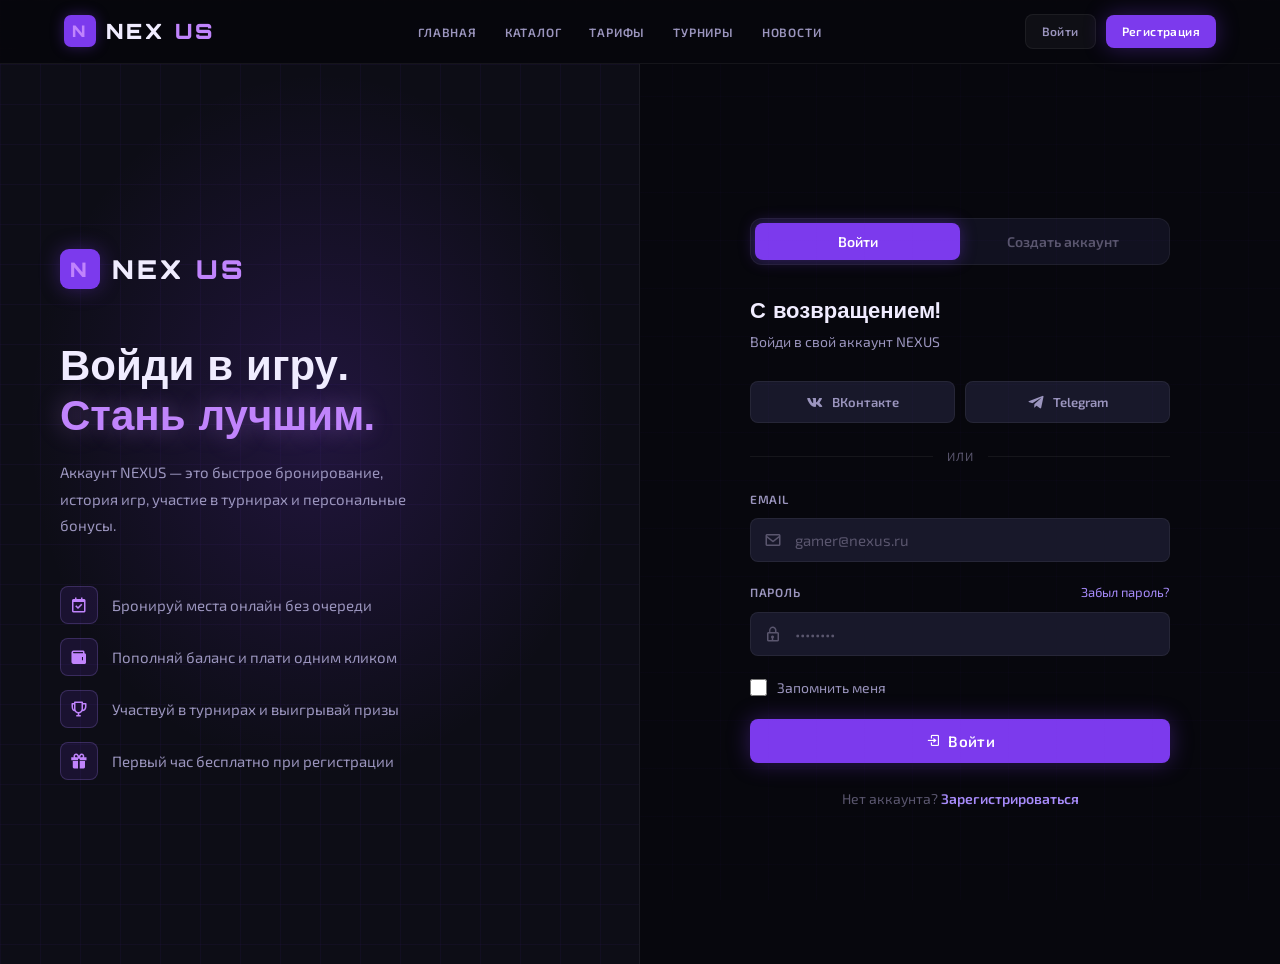
<file: auth.html>
<!DOCTYPE html>
<html lang="ru">
<head>
  <meta charset="UTF-8">
  <meta name="viewport" content="width=device-width, initial-scale=1.0">
  <title>NEXUS — Вход и регистрация</title>
  <link rel="stylesheet" href="styles.css">
  <script src="api.js"></script>
  <style>
    body { display: flex; flex-direction: column; min-height: 100vh; }

    .auth-layout {
      display: grid; grid-template-columns: 1fr 1fr;
      min-height: 100vh;
    }

    /* ─── Left panel ─── */
    .auth-left {
      background: var(--bg-1); position: relative; overflow: hidden;
      display: flex; flex-direction: column; justify-content: center; padding: 60px;
      border-right: 1px solid var(--border);
    }
    .auth-left-bg {
      position: absolute; inset: 0; pointer-events: none;
      background:
        radial-gradient(ellipse 70% 60% at 50% 40%, rgba(124,58,237,0.18) 0%, transparent 65%);
    }
    .auth-left-grid {
      position: absolute; inset: 0; pointer-events: none; z-index: 0;
      background-image:
        linear-gradient(rgba(124,58,237,0.05) 1px, transparent 1px),
        linear-gradient(90deg, rgba(124,58,237,0.05) 1px, transparent 1px);
      background-size: 40px 40px;
    }
    .auth-left-content { position: relative; z-index: 1; }

    .auth-logo {
      font-family: 'Orbitron', sans-serif; font-size: 26px; font-weight: 900;
      letter-spacing: 3px; margin-bottom: 48px; display: flex; align-items: center; gap: 12px;
    }
    .auth-logo-icon {
      width: 40px; height: 40px; background: var(--accent); border-radius: 9px;
      display: flex; align-items: center; justify-content: center;
      font-size: 20px; font-weight: 900; color: white;
      box-shadow: 0 0 20px var(--accent-glow);
    }
    .auth-logo span { color: var(--accent-neon); }

    .auth-tagline { font-size: clamp(28px, 3.5vw, 42px); font-family: 'Orbitron', sans-serif; font-weight: 800; margin-bottom: 20px; line-height: 1.2; }
    .auth-tagline .hl { color: var(--accent-neon); text-shadow: 0 0 24px rgba(192,132,252,0.4); }
    .auth-desc { font-size: 15px; color: var(--text-1); line-height: 1.75; margin-bottom: 48px; max-width: 380px; }

    .auth-perks { list-style: none; display: flex; flex-direction: column; gap: 14px; }
    .auth-perk {
      display: flex; align-items: center; gap: 14px;
      font-size: 15px; color: var(--text-1);
    }
    .auth-perk-icon {
      width: 38px; height: 38px; flex-shrink: 0;
      background: rgba(124,58,237,0.12); border: 1px solid var(--accent-border);
      border-radius: var(--r); display: flex; align-items: center; justify-content: center;
      font-size: 18px; color: var(--accent-neon);
    }

    /* ─── Right panel ─── */
    .auth-right {
      display: flex; align-items: center; justify-content: center;
      padding: 60px 40px;
      background: var(--bg-0);
    }
    .auth-box { width: 100%; max-width: 420px; }

    .auth-tabs {
      display: flex; gap: 0; margin-bottom: 32px;
      background: var(--bg-card); border: 1px solid var(--border);
      border-radius: var(--r-lg); padding: 4px;
    }
    .auth-tab {
      flex: 1; padding: 10px; text-align: center; font-size: 14px; font-weight: 600;
      border-radius: var(--r); cursor: pointer; transition: all var(--transition);
      color: var(--text-2); border: none; background: none;
    }
    .auth-tab.active {
      background: var(--accent); color: white;
      box-shadow: 0 0 16px var(--accent-glow);
    }

    .auth-form { display: none; }
    .auth-form.active { display: block; }

    .auth-form-title { font-size: 22px; margin-bottom: 6px; }
    .auth-form-sub { font-size: 14px; color: var(--text-1); margin-bottom: 28px; }

    .input-icon-wrap { position: relative; }
    .input-icon-wrap i {
      position: absolute; left: 14px; top: 50%; transform: translateY(-50%);
      font-size: 18px; color: var(--text-2); pointer-events: none;
    }
    .input-icon-wrap .form-input { padding-left: 44px; }

    .form-row { display: grid; grid-template-columns: 1fr 1fr; gap: 14px; }

    .divider-or {
      display: flex; align-items: center; gap: 14px; margin: 24px 0;
      font-size: 12px; color: var(--text-2); text-transform: uppercase; letter-spacing: 1px;
    }
    .divider-or::before, .divider-or::after { content: ''; flex: 1; height: 1px; background: var(--border); }

    .social-btns { display: grid; grid-template-columns: 1fr 1fr; gap: 10px; margin-bottom: 6px; }
    .social-btn {
      display: flex; align-items: center; justify-content: center; gap: 8px;
      padding: 11px 16px; font-size: 13px; font-weight: 600;
      background: var(--bg-elevated); border: 1px solid var(--border);
      border-radius: var(--r); cursor: pointer; transition: all var(--transition); color: var(--text-1);
    }
    .social-btn:hover { border-color: var(--border-light); color: var(--text-0); background: var(--bg-hover); }
    .social-btn i { font-size: 18px; }

    .checkbox-row {
      display: flex; align-items: center; gap: 10px; font-size: 14px; color: var(--text-1); margin-bottom: 20px;
    }
    .checkbox-row input[type="checkbox"] {
      width: 17px; height: 17px; accent-color: var(--accent); cursor: pointer;
    }
    .checkbox-row a { color: var(--accent-light); }

    .forgot-link { font-size: 13px; color: var(--accent-light); transition: color var(--transition); }
    .forgot-link:hover { color: var(--accent-neon); }

    .auth-switch { margin-top: 24px; text-align: center; font-size: 14px; color: var(--text-2); }
    .auth-switch a { color: var(--accent-light); font-weight: 600; }

    .bonus-banner {
      background: rgba(124,58,237,0.1); border: 1px solid var(--accent-border);
      border-radius: var(--r); padding: 14px 16px;
      display: flex; align-items: center; gap: 12px;
      margin-bottom: 24px;
    }
    .bonus-banner-icon { font-size: 24px; }
    .bonus-banner-text { font-size: 13px; color: var(--text-1); line-height: 1.5; }
    .bonus-banner-text strong { color: var(--accent-neon); }

    @media (max-width: 900px) {
      .auth-layout { grid-template-columns: 1fr; }
      .auth-left { display: none; }
      .auth-right { padding: 40px 24px; }
    }
  </style>
</head>
<body>

<!-- ══════════ NAVBAR ══════════ -->
<nav class="navbar">
  <div class="container">
    <a href="index.html" class="nav-logo">
      <span class="nav-logo-icon">N</span>
      NEX<span>US</span>
    </a>
    <ul class="nav-links">
      <li><a href="index.html">Главная</a></li>
      <li><a href="catalog.html">Каталог</a></li>
      <li><a href="tariffs.html">Тарифы</a></li>
      <li><a href="tournaments.html">Турниры</a></li>
      <li><a href="news.html">Новости</a></li>
    </ul>
    <div class="nav-actions">
      <a href="auth.html" class="btn btn-primary btn-sm active">Войти / Регистрация</a>
    </div>
  </div>
</nav>

<!-- ══════════ AUTH LAYOUT ══════════ -->
<div class="auth-layout" style="margin-top: var(--nav-h);">

  <!-- Left panel -->
  <div class="auth-left">
    <div class="auth-left-bg"></div>
    <div class="auth-left-grid"></div>
    <div class="auth-left-content">
      <div class="auth-logo">
        <span class="auth-logo-icon">N</span>
        NEX<span>US</span>
      </div>
      <h2 class="auth-tagline">Войди в игру.<br><span class="hl">Стань лучшим.</span></h2>
      <p class="auth-desc">Аккаунт NEXUS — это быстрое бронирование, история игр, участие в турнирах и персональные бонусы.</p>
      <ul class="auth-perks">
        <li class="auth-perk">
          <div class="auth-perk-icon"><i class='bx bx-calendar-check'></i></div>
          <span>Бронируй места онлайн без очереди</span>
        </li>
        <li class="auth-perk">
          <div class="auth-perk-icon"><i class='bx bxs-wallet'></i></div>
          <span>Пополняй баланс и плати одним кликом</span>
        </li>
        <li class="auth-perk">
          <div class="auth-perk-icon"><i class='bx bx-trophy'></i></div>
          <span>Участвуй в турнирах и выигрывай призы</span>
        </li>
        <li class="auth-perk">
          <div class="auth-perk-icon"><i class='bx bxs-gift'></i></div>
          <span>Первый час бесплатно при регистрации</span>
        </li>
      </ul>
    </div>
  </div>

  <!-- Right panel -->
  <div class="auth-right">
    <div class="auth-box">
      <div class="auth-tabs">
        <button class="auth-tab active" onclick="switchTab('login')">Войти</button>
        <button class="auth-tab" onclick="switchTab('register')">Создать аккаунт</button>
      </div>

      <!-- LOGIN FORM -->
      <div class="auth-form active" id="form-login">
        <h2 class="auth-form-title">С возвращением!</h2>
        <p class="auth-form-sub">Войди в свой аккаунт NEXUS</p>

        <div class="social-btns">
          <button class="social-btn"><i class='bx bxl-vk'></i> ВКонтакте</button>
          <button class="social-btn"><i class='bx bxl-telegram'></i> Telegram</button>
        </div>
        <div class="divider-or">или</div>

        <div class="form-group">
          <label class="form-label">Email</label>
          <div class="input-icon-wrap">
            <i class='bx bx-envelope'></i>
            <input type="email" id="loginEmail" class="form-input" placeholder="gamer@nexus.ru" autocomplete="email">
          </div>
        </div>
        <div class="form-group">
          <div class="flex justify-between items-center mb-2">
            <label class="form-label" style="margin-bottom:0">Пароль</label>
            <a href="#" class="forgot-link">Забыл пароль?</a>
          </div>
          <div class="input-icon-wrap">
            <i class='bx bx-lock'></i>
            <input type="password" id="loginPass" class="form-input" placeholder="••••••••" autocomplete="current-password">
          </div>
        </div>
        <div id="loginError" class="form-error" style="display:none;margin-bottom:12px"></div>
        <div class="checkbox-row">
          <input type="checkbox" id="rememberMe">
          <label for="rememberMe">Запомнить меня</label>
        </div>
        <button id="loginBtn" onclick="handleLogin()" class="btn btn-primary btn-block btn-lg">
          <i class='bx bx-log-in'></i> Войти
        </button>
        <div class="auth-switch">Нет аккаунта? <a href="#" onclick="switchTab('register'); return false;">Зарегистрироваться</a></div>
      </div>

      <!-- REGISTER FORM -->
      <div class="auth-form" id="form-register">
        <div class="bonus-banner">
          <span class="bonus-banner-icon">🎁</span>
          <div class="bonus-banner-text">
            При регистрации — <strong>1 час бесплатно</strong> при первом пополнении баланса от 500 ₽
          </div>
        </div>
        <h2 class="auth-form-title">Создать аккаунт</h2>
        <p class="auth-form-sub">Присоединись к NEXUS сегодня</p>

        <div class="form-row">
          <div class="form-group">
            <label class="form-label">Имя</label>
            <div class="input-icon-wrap">
              <i class='bx bx-user'></i>
              <input type="text" id="regFirstName" class="form-input" placeholder="Иван" autocomplete="given-name">
            </div>
          </div>
          <div class="form-group">
            <label class="form-label">Фамилия</label>
            <input type="text" id="regLastName" class="form-input" placeholder="Иванов" autocomplete="family-name">
          </div>
        </div>
        <div class="form-group">
          <label class="form-label">Игровой ник</label>
          <div class="input-icon-wrap">
            <i class='bx bx-joystick'></i>
            <input type="text" id="regUsername" class="form-input" placeholder="ProGamer777" autocomplete="username">
          </div>
        </div>
        <div class="form-group">
          <label class="form-label">Email</label>
          <div class="input-icon-wrap">
            <i class='bx bx-envelope'></i>
            <input type="email" id="regEmail" class="form-input" placeholder="gamer@nexus.ru" autocomplete="email">
          </div>
        </div>
        <div class="form-group">
          <label class="form-label">Номер телефона</label>
          <div class="input-icon-wrap">
            <i class='bx bx-phone'></i>
            <input type="tel" id="regPhone" class="form-input" placeholder="+7 999 000-00-00" autocomplete="tel">
          </div>
        </div>
        <div class="form-group">
          <label class="form-label">Пароль</label>
          <div class="input-icon-wrap">
            <i class='bx bx-lock'></i>
            <input type="password" id="regPassword" class="form-input" placeholder="Минимум 8 символов" autocomplete="new-password">
          </div>
          <div class="form-hint">Используй буквы, цифры и символы</div>
        </div>
        <div class="form-group">
          <label class="form-label">Повтори пароль</label>
          <div class="input-icon-wrap">
            <i class='bx bx-lock-open'></i>
            <input type="password" id="regPassword2" class="form-input" placeholder="••••••••" autocomplete="new-password">
          </div>
        </div>
        <div id="regError" class="form-error" style="display:none;margin-bottom:12px"></div>
        <div class="checkbox-row">
          <input type="checkbox" id="agreeTerms">
          <label for="agreeTerms">Согласен с <a href="#">условиями использования</a> и <a href="#">политикой конфиденциальности</a></label>
        </div>
        <button id="regBtn" onclick="handleRegister()" class="btn btn-primary btn-block btn-lg">
          <i class='bx bx-user-plus'></i> Создать аккаунт
        </button>
        <div class="auth-switch">Уже есть аккаунт? <a href="#" onclick="switchTab('login'); return false;">Войти</a></div>
      </div>
    </div>
  </div>
</div>

<script>
  /* ── Редирект если уже залогинен ── */
  if (Auth.isLoggedIn()) {
    const params = new URLSearchParams(window.location.search);
    window.location.href = params.get('next') || 'profile.html';
  }

  /* ── Переключение вкладок ── */
  function switchTab(tab) {
    document.querySelectorAll('.auth-tab').forEach(t => t.classList.remove('active'));
    document.querySelectorAll('.auth-form').forEach(f => f.classList.remove('active'));
    document.getElementById('form-' + tab).classList.add('active');
    const tabs = document.querySelectorAll('.auth-tab');
    if (tab === 'login') tabs[0].classList.add('active');
    else tabs[1].classList.add('active');
  }

  /* ── Enter → submit ── */
  document.addEventListener('keydown', e => {
    if (e.key !== 'Enter') return;
    if (document.getElementById('form-login').classList.contains('active')) handleLogin();
    else handleRegister();
  });

  /* ══════════════════════════════════
     ВХОД
  ══════════════════════════════════ */
  async function handleLogin() {
    const email    = document.getElementById('loginEmail').value.trim();
    const password = document.getElementById('loginPass').value;
    const errEl    = document.getElementById('loginError');
    const btn      = document.getElementById('loginBtn');

    // Клиентская валидация
    errEl.style.display = 'none';
    if (!email)    { showLoginError('Введи email'); return; }
    if (!password) { showLoginError('Введи пароль'); return; }

    setLoading(btn, true);
    try {
      await AuthAPI.login(email, password);

      showToast('Добро пожаловать! 👋', 'success');

      // Редирект: если пришли с другой страницы — вернуть туда
      const params  = new URLSearchParams(window.location.search);
      const returnTo = params.get('next');
      setTimeout(() => {
        window.location.href = returnTo
          ? decodeURIComponent(returnTo)
          : 'profile.html';
      }, 600);

    } catch (err) {
      showLoginError(err.message || 'Неверный email или пароль');
      setLoading(btn, false);
    }
  }

  function showLoginError(msg) {
    const el = document.getElementById('loginError');
    el.textContent    = msg;
    el.style.display  = 'block';
    // Подсветить поля
    document.getElementById('loginEmail').style.borderColor = 'var(--red)';
    document.getElementById('loginPass').style.borderColor  = 'var(--red)';
    // Снять подсветку при вводе
    ['loginEmail','loginPass'].forEach(id => {
      document.getElementById(id).addEventListener('input', () => {
        document.getElementById(id).style.borderColor = '';
        el.style.display = 'none';
      }, { once: true });
    });
  }

  /* ══════════════════════════════════
     РЕГИСТРАЦИЯ
  ══════════════════════════════════ */
  async function handleRegister() {
    const firstName = document.getElementById('regFirstName').value.trim();
    const lastName  = document.getElementById('regLastName').value.trim();
    const username  = document.getElementById('regUsername').value.trim();
    const email     = document.getElementById('regEmail').value.trim();
    const phone     = document.getElementById('regPhone').value.trim();
    const password  = document.getElementById('regPassword').value;
    const password2 = document.getElementById('regPassword2').value;
    const agreed    = document.getElementById('agreeTerms').checked;
    const errEl     = document.getElementById('regError');
    const btn       = document.getElementById('regBtn');

    errEl.style.display = 'none';

    // Клиентская валидация
    if (!firstName || !lastName) { showRegError('Введи имя и фамилию'); return; }
    if (!username)  { showRegError('Придумай игровой ник'); return; }
    if (username.length < 3) { showRegError('Ник должен быть минимум 3 символа'); return; }
    if (!email || !email.includes('@')) { showRegError('Введи корректный email'); return; }
    if (password.length < 8) { showRegError('Пароль должен быть минимум 8 символов'); return; }
    if (password !== password2) { showRegError('Пароли не совпадают'); return; }
    if (!agreed) { showRegError('Необходимо принять условия использования'); return; }

    setLoading(btn, true);
    try {
      await AuthAPI.register({
        first_name: firstName,
        last_name:  lastName,
        username,
        email,
        phone,
        password,
        password2,
      });

      showToast('Аккаунт создан! Добро пожаловать в NEXUS 🎮', 'success');
      setTimeout(() => { window.location.href = 'profile.html'; }, 800);

    } catch (err) {
      // Django REST Framework может вернуть ошибки по полям
      if (err.data) {
        const fieldMap = {
          username:   'regUsername',
          email:      'regEmail',
          password:   'regPassword',
          password2:  'regPassword2',
          phone:      'regPhone',
        };
        let handled = false;
        for (const [field, inputId] of Object.entries(fieldMap)) {
          if (err.data[field]) {
            const msg = Array.isArray(err.data[field]) ? err.data[field][0] : err.data[field];
            showFieldError(inputId, msg);
            handled = true;
          }
        }
        if (!handled) showRegError(err.message);
      } else {
        showRegError(err.message || 'Ошибка регистрации. Попробуй ещё раз.');
      }
      setLoading(btn, false);
    }
  }

  function showRegError(msg) {
    const el = document.getElementById('regError');
    el.textContent   = msg;
    el.style.display = 'block';
  }
</script>
</body>
</html>
</file>
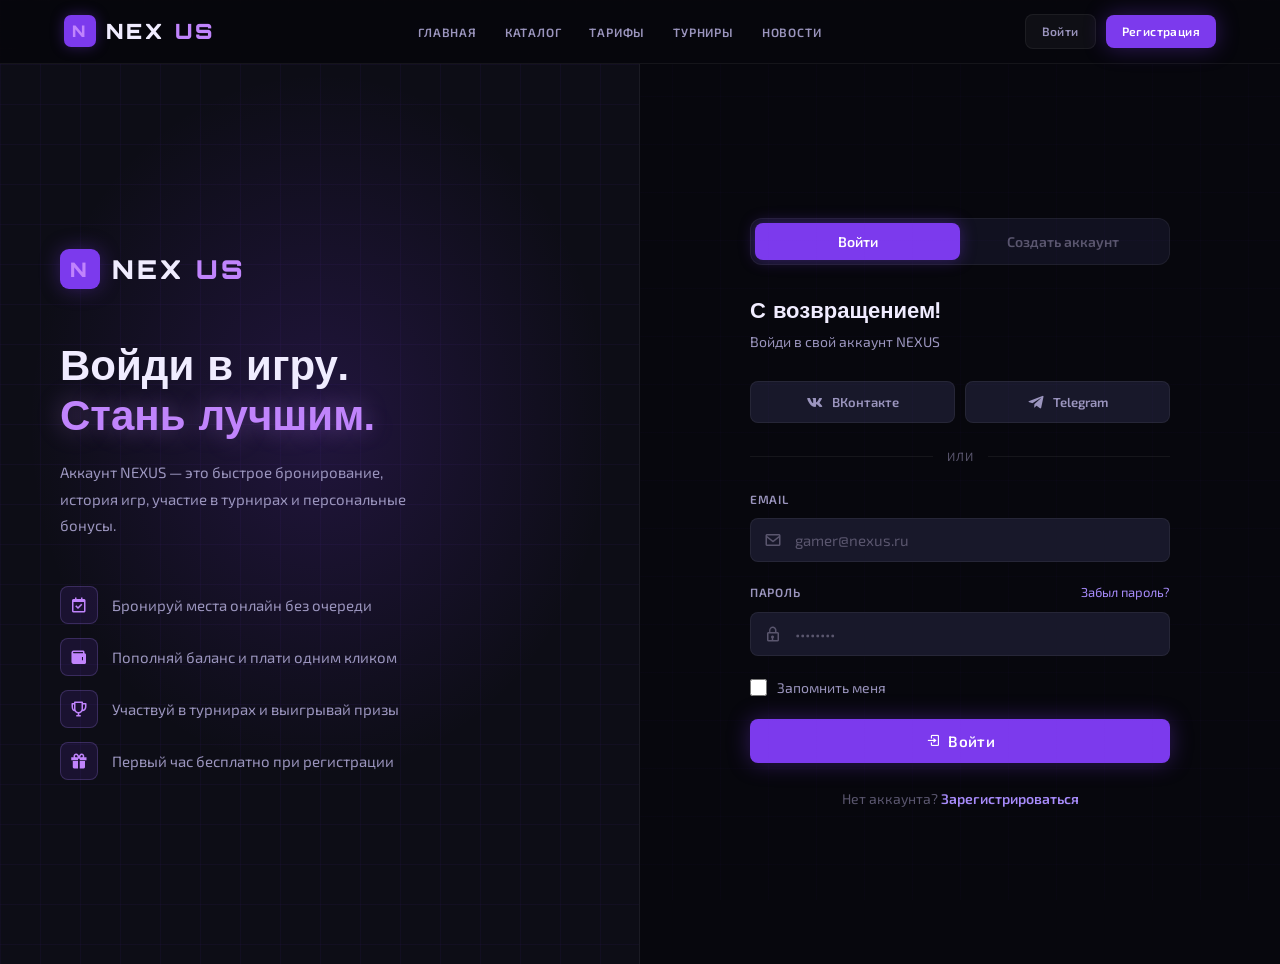
<file: booking.html>
<!DOCTYPE html>
<html lang="ru">
<head>
  <meta charset="UTF-8">
  <meta name="viewport" content="width=device-width, initial-scale=1.0">
  <title>NEXUS — Бронирование</title>
  <link rel="stylesheet" href="styles.css">
  <script src="api.js"></script>
  <style>
    .booking-layout { display: grid; grid-template-columns: 1fr 360px; gap: 28px; align-items: start; }

    /* Steps indicator */
    .steps { display: flex; align-items: center; gap: 0; margin-bottom: 36px; }
    .step {
      display: flex; align-items: center; gap: 10px;
      font-size: 13px; font-weight: 600; color: var(--text-2);
      text-transform: uppercase; letter-spacing: 0.5px;
    }
    .step-num {
      width: 32px; height: 32px; border-radius: 50%;
      display: flex; align-items: center; justify-content: center;
      font-family: 'Orbitron', sans-serif; font-size: 13px; font-weight: 700;
      background: var(--bg-elevated); border: 1px solid var(--border);
      flex-shrink: 0; transition: all var(--transition);
    }
    .step.active { color: var(--text-0); }
    .step.active .step-num { background: var(--accent); border-color: var(--accent); color: white; box-shadow: 0 0 14px var(--accent-glow); }
    .step.done .step-num { background: var(--green); border-color: var(--green); color: white; }
    .step.done { color: var(--text-1); }
    .step-line { flex: 1; height: 1px; background: var(--border); margin: 0 12px; min-width: 24px; }
    .step-line.done { background: var(--accent); }

    /* Step panes */
    .step-pane { display: none; }
    .step-pane.active { display: block; }

    /* PC selection mini grid */
    .pc-mini-grid { display: grid; grid-template-columns: repeat(auto-fill, minmax(150px, 1fr)); gap: 10px; }
    .pc-mini {
      background: var(--bg-elevated); border: 1px solid var(--border);
      border-radius: var(--r); padding: 14px; cursor: pointer;
      transition: all var(--transition); text-align: center;
    }
    .pc-mini:hover { border-color: var(--accent-border); }
    .pc-mini.selected { border-color: var(--accent); background: rgba(124,58,237,0.1); box-shadow: 0 0 0 1px var(--accent); }
    .pc-mini.busy { opacity: 0.45; cursor: not-allowed; pointer-events: none; }
    .pc-mini-id { font-family: 'Orbitron', sans-serif; font-size: 14px; font-weight: 700; margin-bottom: 5px; }
    .pc-mini-zone { font-size: 10px; text-transform: uppercase; letter-spacing: 1px; color: var(--text-2); }

    /* Zone filter for booking */
    .mini-zone-tabs { display: flex; gap: 6px; margin-bottom: 18px; }
    .mini-zone-tab {
      padding: 6px 14px; font-size: 12px; font-weight: 600;
      border-radius: var(--r); border: 1px solid var(--border);
      background: transparent; color: var(--text-2); cursor: pointer; transition: all var(--transition);
    }
    .mini-zone-tab.active { background: var(--accent); border-color: var(--accent); color: white; }

    /* Date & time */
    .date-grid { display: grid; grid-template-columns: 1fr 1fr; gap: 16px; margin-bottom: 22px; }
    .time-grid { display: grid; grid-template-columns: repeat(auto-fill, minmax(90px, 1fr)); gap: 8px; margin-top: 8px; }
    .time-slot {
      padding: 9px 6px; text-align: center; font-size: 13px; font-weight: 600;
      border-radius: var(--r); border: 1px solid var(--border);
      background: var(--bg-elevated); cursor: pointer; transition: all var(--transition);
      color: var(--text-1);
    }
    .time-slot:hover { border-color: var(--accent-border); color: var(--text-0); }
    .time-slot.selected { background: rgba(124,58,237,0.15); border-color: var(--accent); color: var(--accent-neon); }
    .time-slot.taken { opacity: 0.35; cursor: not-allowed; text-decoration: line-through; pointer-events: none; }

    /* Duration */
    .duration-buttons { display: flex; gap: 10px; margin-top: 10px; flex-wrap: wrap; }
    .dur-btn {
      padding: 9px 18px; font-size: 13px; font-weight: 600;
      border-radius: var(--r); border: 1px solid var(--border);
      background: var(--bg-elevated); cursor: pointer; transition: all var(--transition); color: var(--text-1);
    }
    .dur-btn:hover { border-color: var(--accent-border); color: var(--text-0); }
    .dur-btn.selected { background: rgba(124,58,237,0.15); border-color: var(--accent); color: var(--accent-neon); }

    /* Tariff cards */
    .tariff-select-card {
      background: var(--bg-elevated); border: 1px solid var(--border);
      border-radius: var(--r-lg); padding: 18px;
      cursor: pointer; transition: all var(--transition); display: flex; gap: 16px; align-items: flex-start;
      margin-bottom: 12px;
    }
    .tariff-select-card:hover { border-color: var(--accent-border); }
    .tariff-select-card.selected { border-color: var(--accent); background: rgba(124,58,237,0.08); }
    .tariff-radio { width: 18px; height: 18px; border-radius: 50%; border: 2px solid var(--border); margin-top: 2px; flex-shrink: 0; position: relative; transition: border-color var(--transition); }
    .tariff-select-card.selected .tariff-radio { border-color: var(--accent); }
    .tariff-select-card.selected .tariff-radio::after { content: ''; position: absolute; inset: 3px; border-radius: 50%; background: var(--accent); }
    .tariff-info { flex: 1; }
    .tariff-info-name { font-size: 15px; font-weight: 600; margin-bottom: 3px; }
    .tariff-info-desc { font-size: 13px; color: var(--text-1); }
    .tariff-info-price { font-family: 'Orbitron', sans-serif; font-size: 18px; font-weight: 700; color: var(--accent-neon); margin-top: 8px; }
    .tariff-info-price span { font-size: 12px; color: var(--text-2); }

    /* Order summary */
    .summary-card {
      background: var(--bg-card); border: 1px solid var(--border);
      border-radius: var(--r-xl); padding: 24px; position: sticky; top: calc(var(--nav-h) + 24px);
    }
    .summary-title { font-size: 16px; margin-bottom: 20px; }
    .summary-row { display: flex; justify-content: space-between; font-size: 14px; color: var(--text-1); padding: 8px 0; border-bottom: 1px solid var(--border); }
    .summary-row:last-of-type { border-bottom: none; }
    .summary-row-label { color: var(--text-2); }
    .summary-row-val { font-weight: 500; color: var(--text-0); }
    .summary-total { display: flex; justify-content: space-between; padding-top: 16px; border-top: 1px solid var(--border); margin-top: 8px; }
    .summary-total-label { font-size: 13px; text-transform: uppercase; letter-spacing: 1px; color: var(--text-2); }
    .summary-total-val { font-family: 'Orbitron', sans-serif; font-size: 22px; font-weight: 800; color: var(--accent-neon); }
    .balance-row {
      display: flex; align-items: center; justify-content: space-between;
      background: rgba(34,197,94,0.08); border: 1px solid rgba(34,197,94,0.2);
      border-radius: var(--r); padding: 12px 14px; margin: 16px 0; font-size: 13px;
    }
    .balance-row-label { color: var(--green); }
    .balance-row-val { font-weight: 700; color: var(--green); }

    /* Confirm step */
    .confirm-list { list-style: none; }
    .confirm-item { display: flex; align-items: center; gap: 14px; padding: 14px 0; border-bottom: 1px solid var(--border); }
    .confirm-item:last-child { border-bottom: none; }
    .confirm-icon { width: 40px; height: 40px; border-radius: var(--r); display: flex; align-items: center; justify-content: center; font-size: 18px; color: var(--accent-neon); background: rgba(124,58,237,0.1); flex-shrink: 0; }
    .confirm-label { font-size: 12px; color: var(--text-2); text-transform: uppercase; letter-spacing: 0.5px; }
    .confirm-val { font-size: 15px; font-weight: 600; margin-top: 2px; }

    .step-nav { display: flex; gap: 12px; justify-content: space-between; margin-top: 32px; }

    @media (max-width: 900px) {
      .booking-layout { grid-template-columns: 1fr; }
      .summary-card { position: static; }
    }
  </style>
</head>
<body>
<nav class="navbar">
  <div class="container">
    <a href="index.html" class="nav-logo"><span class="nav-logo-icon">N</span>NEX<span>US</span></a>
    <ul class="nav-links">
      <li><a href="index.html">Главная</a></li>
      <li><a href="catalog.html">Каталог</a></li>
      <li><a href="tariffs.html">Тарифы</a></li>
      <li><a href="tournaments.html">Турниры</a></li>
      <li><a href="news.html">Новости</a></li>
    </ul>
    <div class="nav-actions">
      <a href="profile.html" class="btn btn-ghost btn-sm"><i class='bx bx-user'></i> Профиль</a>
      <button class="nav-burger" onclick="document.getElementById('navMobile').classList.toggle('open')"><span></span><span></span><span></span></button>
    </div>
  </div>
</nav>
<div class="nav-mobile" id="navMobile">
  <a href="index.html">Главная</a><a href="catalog.html">Каталог</a><a href="tariffs.html">Тарифы</a><a href="tournaments.html">Турниры</a>
</div>

<div class="page-wrapper">
  <div class="page-hero">
    <div class="container">
      <div class="breadcrumb"><a href="index.html">Главная</a><span class="breadcrumb-sep">/</span><span>Бронирование</span></div>
      <h1>Бронирование места</h1>
      <p>4 простых шага — и ПК ждёт тебя</p>
    </div>
  </div>

  <section class="section" style="padding-top: 40px;">
    <div class="container">

      <!-- Steps indicator -->
      <div class="steps" id="stepsRow">
        <div class="step active" data-step="1"><div class="step-num">1</div><span>Место</span></div>
        <div class="step-line" id="line12"></div>
        <div class="step" data-step="2"><div class="step-num">2</div><span>Время</span></div>
        <div class="step-line" id="line23"></div>
        <div class="step" data-step="3"><div class="step-num">3</div><span>Тариф</span></div>
        <div class="step-line" id="line34"></div>
        <div class="step" data-step="4"><div class="step-num">4</div><span>Подтверждение</span></div>
      </div>

      <div class="booking-layout">
        <div>

          <!-- STEP 1: Choose PC -->
          <div class="step-pane active" id="pane-1">
            <div class="card card-top-line">
              <div class="card-body">
                <h2 style="font-size:18px;margin-bottom:6px">Выбери место</h2>
                <p class="text-secondary" style="font-size:14px;margin-bottom:20px">Нажми на свободный ПК чтобы выбрать его</p>
                <div class="mini-zone-tabs">
                  <button class="mini-zone-tab active" onclick="filterMini('all',this)">Все</button>
                  <button class="mini-zone-tab" onclick="filterMini('std',this)">Стандарт</button>
                  <button class="mini-zone-tab" onclick="filterMini('vip',this)">VIP</button>
                  <button class="mini-zone-tab" onclick="filterMini('cyb',this)">Кибер</button>
                </div>
                <div class="pc-mini-grid" id="miniGrid"></div>
              </div>
            </div>
            <div class="step-nav">
              <span></span>
              <button class="btn btn-primary" onclick="nextStep(2)" id="nextBtn1" disabled>Далее <i class='bx bx-right-arrow-alt'></i></button>
            </div>
          </div>

          <!-- STEP 2: Date & Time -->
          <div class="step-pane" id="pane-2">
            <div class="card card-top-line">
              <div class="card-body">
                <h2 style="font-size:18px;margin-bottom:20px">Выбери дату и время</h2>
                <div class="date-grid">
                  <div class="form-group" style="margin-bottom:0">
                    <label class="form-label">Дата</label>
                    <input type="date" class="form-input" id="bookDate" onchange="updateSummary()">
                  </div>
                  <div class="form-group" style="margin-bottom:0">
                    <label class="form-label">Продолжительность</label>
                    <select class="form-input" id="duration" onchange="updateSummary()">
                      <option value="1">1 час</option>
                      <option value="2" selected>2 часа</option>
                      <option value="3">3 часа</option>
                      <option value="4">4 часа</option>
                      <option value="6">6 часов</option>
                      <option value="8">8 часов</option>
                      <option value="12">12 часов (ночная)</option>
                    </select>
                  </div>
                </div>
                <div class="form-group mt-4">
                  <label class="form-label">Время начала</label>
                  <div class="time-grid" id="timeGrid"></div>
                </div>
              </div>
            </div>
            <div class="step-nav">
              <button class="btn btn-ghost" onclick="goStep(1)"><i class='bx bx-left-arrow-alt'></i> Назад</button>
              <button class="btn btn-primary" onclick="nextStep(3)" id="nextBtn2" disabled>Далее <i class='bx bx-right-arrow-alt'></i></button>
            </div>
          </div>

          <!-- STEP 3: Tariff -->
          <div class="step-pane" id="pane-3">
            <div class="card card-top-line">
              <div class="card-body">
                <h2 style="font-size:18px;margin-bottom:20px">Выбери тариф</h2>

                <div class="tariff-select-card selected" onclick="selectTariff(this, 'Стандарт', 80)" id="tariff-std">
                  <div class="tariff-radio"></div>
                  <div class="tariff-info">
                    <div class="tariff-info-name">🎮 Стандарт</div>
                    <div class="tariff-info-desc">Дневное время, стандартные условия</div>
                    <div class="tariff-info-price">80 ₽<span> / час</span></div>
                  </div>
                </div>

                <div class="tariff-select-card" onclick="selectTariff(this, 'Ночной', 50)" id="tariff-night">
                  <div class="tariff-radio"></div>
                  <div class="tariff-info">
                    <div class="tariff-info-name">⚡ Ночной <span class="badge badge-warning" style="font-size:10px">23:00–09:00</span></div>
                    <div class="tariff-info-desc">Скидка в ночные часы. Любая зона по наличию</div>
                    <div class="tariff-info-price">50 ₽<span> / час</span></div>
                  </div>
                </div>

                <div class="tariff-select-card" onclick="selectTariff(this, 'VIP', 180)" id="tariff-vip">
                  <div class="tariff-radio"></div>
                  <div class="tariff-info">
                    <div class="tariff-info-name">👑 VIP <span class="badge badge-accent" style="font-size:10px">Топ железо</span></div>
                    <div class="tariff-info-desc">VIP-зона, кабинка, Herman Miller кресло</div>
                    <div class="tariff-info-price">180 ₽<span> / час</span></div>
                  </div>
                </div>

              </div>
            </div>
            <div class="step-nav">
              <button class="btn btn-ghost" onclick="goStep(2)"><i class='bx bx-left-arrow-alt'></i> Назад</button>
              <button class="btn btn-primary" onclick="nextStep(4)">Далее <i class='bx bx-right-arrow-alt'></i></button>
            </div>
          </div>

          <!-- STEP 4: Confirm -->
          <div class="step-pane" id="pane-4">
            <div class="card card-top-line">
              <div class="card-body">
                <h2 style="font-size:18px;margin-bottom:6px">Проверь бронирование</h2>
                <p class="text-secondary" style="font-size:14px;margin-bottom:24px">Убедись, что всё верно</p>
                <ul class="confirm-list">
                  <li class="confirm-item">
                    <div class="confirm-icon"><i class='bx bx-desktop'></i></div>
                    <div><div class="confirm-label">Место</div><div class="confirm-val" id="cfPC">—</div></div>
                  </li>
                  <li class="confirm-item">
                    <div class="confirm-icon"><i class='bx bx-calendar'></i></div>
                    <div><div class="confirm-label">Дата</div><div class="confirm-val" id="cfDate">—</div></div>
                  </li>
                  <li class="confirm-item">
                    <div class="confirm-icon"><i class='bx bx-time'></i></div>
                    <div><div class="confirm-label">Время</div><div class="confirm-val" id="cfTime">—</div></div>
                  </li>
                  <li class="confirm-item">
                    <div class="confirm-icon"><i class='bx bxs-crown'></i></div>
                    <div><div class="confirm-label">Тариф</div><div class="confirm-val" id="cfTariff">—</div></div>
                  </li>
                </ul>
              </div>
            </div>
            <div class="step-nav">
              <button class="btn btn-ghost" onclick="goStep(3)"><i class='bx bx-left-arrow-alt'></i> Назад</button>
              <button class="btn btn-success btn-lg" onclick="confirmBooking()">
                <i class='bx bx-check-circle'></i> Подтвердить и оплатить
              </button>
            </div>
          </div>

          <!-- SUCCESS -->
          <div class="step-pane" id="pane-success">
            <div style="text-align:center;padding:60px 20px">
              <div style="font-size:72px;margin-bottom:20px">🎉</div>
              <h2 style="font-size:28px;margin-bottom:10px">Место забронировано!</h2>
              <p class="text-secondary" style="margin-bottom:6px">Бронирование #<strong class="text-accent" id="bookingId"></strong> успешно создано.</p>
              <p class="text-secondary" style="margin-bottom:32px">Подробности отправлены на твой email.</p>
              <div style="display:flex;gap:12px;justify-content:center;flex-wrap:wrap">
                <a href="profile.html" class="btn btn-primary btn-lg"><i class='bx bx-user'></i> Мои бронирования</a>
                <a href="catalog.html" class="btn btn-ghost btn-lg">Посмотреть каталог</a>
              </div>
            </div>
          </div>

        </div>

        <!-- Order Summary sidebar -->
        <div class="summary-card">
          <h3 class="summary-title">Итого</h3>
          <div class="summary-row"><span class="summary-row-label">Место</span><span class="summary-row-val" id="sum-pc">Не выбрано</span></div>
          <div class="summary-row"><span class="summary-row-label">Дата</span><span class="summary-row-val" id="sum-date">Не выбрано</span></div>
          <div class="summary-row"><span class="summary-row-label">Время</span><span class="summary-row-val" id="sum-time">Не выбрано</span></div>
          <div class="summary-row"><span class="summary-row-label">Тариф</span><span class="summary-row-val" id="sum-tariff">Стандарт</span></div>
          <div class="summary-row"><span class="summary-row-label">Длительность</span><span class="summary-row-val" id="sum-dur">2 часа</span></div>
          <div class="summary-row"><span class="summary-row-label">Цена/час</span><span class="summary-row-val" id="sum-rate">80 ₽</span></div>
          <div class="balance-row">
            <span class="balance-row-label"><i class='bx bxs-wallet'></i> Баланс</span>
            <span class="balance-row-val" id="sum-balance">—</span>
          </div>
          <div class="summary-total">
            <span class="summary-total-label">К оплате</span>
            <span class="summary-total-val" id="sum-total">160 ₽</span>
          </div>
        </div>
      </div>
    </div>
  </section>
</div>

<script>
document.addEventListener('DOMContentLoaded', async () => {

  /* ── Защита маршрута ── */
  requireAuth();

  /* ════════════════════════════════════
     ПЕРЕМЕННЫЕ — объявляем в самом верху
  ════════════════════════════════════ */
  let allPCs     = [];
  let allTariffs = [];

  let state = {
    pc: null, pcObj: null,
    date: null, time: null,
    duration: 2,
    tariff: null, tariffObj: null,
    step: 1
  };

  /* ════════════════════════════════════
     ЗАГРУЗКА ДАННЫХ С API
  ════════════════════════════════════ */
  async function initBooking() {
    try {
      [allPCs, allTariffs] = await Promise.all([
        PCsAPI.getAll({ status: 'free' }),
        TariffsAPI.getAll(),
      ]);

      renderMiniGrid('all');
      renderTariffs();

      // Загрузить баланс пользователя
      try {
        const profile = await ProfileAPI.get();
        const balEl = document.getElementById('sum-balance');
        if (balEl) balEl.textContent = formatMoney(profile.balance);
      } catch { /* не критично */ }

      // Если пришли с каталога с ?pc=ID — предвыбираем ПК
      const params = new URLSearchParams(window.location.search);
      const preselectedId = params.get('pc');
      if (preselectedId) selectPC(Number(preselectedId));

    } catch (err) {
      showToast('Ошибка загрузки данных: ' + err.message, 'error');
    }
  }

  /* ════════════════════════════════════
     ШАГ 1 — выбор ПК
  ════════════════════════════════════ */
  const zoneLabel = { standard:'Стандарт', vip:'VIP', cyber:'Кибер' };

  function renderMiniGrid(zoneFilter) {
    const filtered = zoneFilter === 'all'
      ? allPCs
      : allPCs.filter(pc => pc.zone_type === zoneFilter);

    document.getElementById('miniGrid').innerHTML = filtered.map(pc => `
      <div class="pc-mini ${pc.status !== 'free' ? 'busy' : ''} ${state.pc === pc.id ? 'selected' : ''}"
           onclick="selectPC(${pc.id})">
        <div class="pc-mini-id">${pc.label}</div>
        <div class="pc-mini-zone">${zoneLabel[pc.zone_type] || pc.zone_name}</div>
        <div style="margin-top:6px">
          <span class="status-dot ${pc.status === 'free' ? 'dot-green' : 'dot-red'}"></span>
        </div>
      </div>`).join('') || '<p class="text-muted" style="padding:20px 0">Нет свободных мест</p>';
  }

  // filterMini вызывается из onclick в HTML — делаем глобальной
  window.filterMini = function(zone, btn) {
    document.querySelectorAll('.mini-zone-tab').forEach(t => t.classList.remove('active'));
    btn.classList.add('active');
    renderMiniGrid(zone === 'all' ? 'all' : zone);
  };

  window.selectPC = function(id) {
    const pc = allPCs.find(p => p.id === id);
    if (!pc || pc.status !== 'free') return;
    state.pc    = id;
    state.pcObj = pc;
    document.querySelectorAll('.pc-mini').forEach(el => {
      const label = el.querySelector('.pc-mini-id')?.textContent;
      el.classList.toggle('selected', label === pc.label);
    });
    document.getElementById('nextBtn1').disabled = false;
    updateSummary();
  };

  /* ════════════════════════════════════
     ШАГ 2 — дата и время
  ════════════════════════════════════ */
  let takenSlots = [];

  async function loadBusySlots() {
    const dateVal = document.getElementById('bookDate')?.value;
    if (!state.pc || !dateVal) { takenSlots = []; return; }
    try {
      const slots = await PCsAPI.getBusySlots(state.pc, dateVal);
      takenSlots = slots.map(s => s.start);
    } catch {
      takenSlots = [];
    }
  }

  async function renderTimeSlots() {
    await loadBusySlots();
    const slots = [];
    for (let h = 8; h <= 23; h++) slots.push(`${String(h).padStart(2,'0')}:00`);
    document.getElementById('timeGrid').innerHTML = slots.map(t => `
      <div class="time-slot ${takenSlots.includes(t) ? 'taken' : ''} ${state.time === t ? 'selected' : ''}"
           onclick="selectTime('${t}')">${t}</div>`).join('');
  }

  window.selectTime = function(t) {
    if (takenSlots.includes(t)) return;
    state.time = t;
    document.querySelectorAll('.time-slot').forEach(el =>
      el.classList.toggle('selected', el.textContent.trim() === t));
    document.getElementById('nextBtn2').disabled = false;
    updateSummary();
  };

  /* ════════════════════════════════════
     ШАГ 3 — тарифы
  ════════════════════════════════════ */
  function renderTariffs() {
    const container = document.querySelector('#pane-3 .card-body');
    // Убираем старые захардкоженные карточки
    container.querySelectorAll('.tariff-select-card').forEach(el => el.remove());

    container.insertAdjacentHTML('beforeend', allTariffs.map((t, i) => `
      <div class="tariff-select-card ${i === 0 ? 'selected' : ''}"
           onclick="selectTariff(this, ${t.id})"
           id="tariff-card-${t.id}">
        <div class="tariff-radio"></div>
        <div class="tariff-info">
          <div class="tariff-info-name">${t.name}</div>
          <div class="tariff-info-desc">${t.description || ''}</div>
          <div class="tariff-info-price">${t.price_per_hour} ₽<span> / час</span></div>
        </div>
      </div>`).join(''));

    // Предвыбираем первый тариф
    if (allTariffs.length) {
      state.tariff    = allTariffs[0].id;
      state.tariffObj = allTariffs[0];
      updateSummary();
    }
  }

  window.selectTariff = function(el, id) {
    document.querySelectorAll('.tariff-select-card').forEach(c => c.classList.remove('selected'));
    el.classList.add('selected');
    state.tariff    = id;
    state.tariffObj = allTariffs.find(t => t.id === id);
    updateSummary();
  };

  /* ════════════════════════════════════
     НАВИГАЦИЯ ПО ШАГАМ
  ════════════════════════════════════ */
  window.goStep = async function(n) {
    document.querySelectorAll('.step-pane').forEach(p => p.classList.remove('active'));
    document.getElementById('pane-' + n).classList.add('active');
    state.step = n;
    document.querySelectorAll('.step[data-step]').forEach(s => {
      const sn = parseInt(s.dataset.step);
      s.classList.toggle('active', sn === n);
      s.classList.toggle('done',   sn < n);
    });
    document.querySelectorAll('.step-line').forEach((l, i) =>
      l.classList.toggle('done', i < n - 1));
    if (n === 2) await renderTimeSlots();
    if (n === 4) fillConfirm();
    window.scrollTo({ top: 0, behavior: 'smooth' });
  };

  window.nextStep = window.goStep;

  /* ════════════════════════════════════
     ИТОГ И ПОДТВЕРЖДЕНИЕ
  ════════════════════════════════════ */
  window.updateSummary = function() {
    const dur  = parseInt(document.getElementById('duration')?.value || 2);
    state.duration = dur;
    const dateVal = document.getElementById('bookDate')?.value;
    if (dateVal) state.date = new Date(dateVal).toLocaleDateString('ru-RU');
    const rate  = parseFloat(state.tariffObj?.price_per_hour || 0);
    const total = (rate * dur).toFixed(0);
    document.getElementById('sum-pc').textContent     = state.pcObj?.label || 'Не выбрано';
    document.getElementById('sum-date').textContent   = state.date || 'Не выбрано';
    document.getElementById('sum-time').textContent   = state.time ? `${state.time} (${dur}ч)` : 'Не выбрано';
    document.getElementById('sum-tariff').textContent = state.tariffObj?.name || '—';
    document.getElementById('sum-dur').textContent    = dur + ' ч';
    document.getElementById('sum-rate').textContent   = rate + ' ₽';
    document.getElementById('sum-total').textContent  = total + ' ₽';
  };

  function fillConfirm() {
    document.getElementById('cfPC').textContent     = state.pcObj?.label || '—';
    document.getElementById('cfDate').textContent   = state.date || '—';
    document.getElementById('cfTime').textContent   = state.time
      ? `${state.time} – ${endTime(state.time, state.duration)}` : '—';
    document.getElementById('cfTariff').textContent =
      `${state.tariffObj?.name || '—'} · ${(parseFloat(state.tariffObj?.price_per_hour || 0) * state.duration).toFixed(0)} ₽`;
  }

  function endTime(start, dur) {
    const [h] = start.split(':').map(Number);
    const end = h + dur;
    return `${String(end > 23 ? end - 24 : end).padStart(2,'0')}:00`;
  }

  /* ════════════════════════════════════
     ОТПРАВКА В API
  ════════════════════════════════════ */
  window.confirmBooking = async function() {
    const btn = document.querySelector('#pane-4 .btn-success');
    setLoading(btn, true);
    try {
      const dateStr = document.getElementById('bookDate').value;
      const [h]     = state.time.split(':').map(Number);
      const endH    = h + state.duration;
      const startISO = `${dateStr}T${String(h).padStart(2,'0')}:00:00`;
      const endISO   = `${dateStr}T${String(endH > 23 ? endH-24 : endH).padStart(2,'0')}:00:00`;

      await BookingsAPI.create({
        pc:         state.pc,
        tariff:     state.tariff,
        start_time: startISO,
        end_time:   endISO,
      });

      document.querySelectorAll('.step-pane').forEach(p => p.classList.remove('active'));
      document.getElementById('pane-success').classList.add('active');
      document.getElementById('bookingId').textContent =
        'BK-' + Math.floor(10000 + Math.random() * 90000);
      showToast('Место забронировано! 🎮', 'success');

    } catch (err) {
      showToast('Ошибка: ' + err.message, 'error');
      setLoading(btn, false);
    }
  };

  /* ── Инициализация ── */
  document.getElementById('bookDate').value = new Date().toISOString().split('T')[0];
  state.date = new Date().toLocaleDateString('ru-RU');
  updateSummary();
  await initBooking();

  // Перезагружать занятые слоты при смене даты (если уже на шаге 2)
  document.getElementById('bookDate').addEventListener('change', async () => {
    if (state.step === 2) await renderTimeSlots();
  });

}); // конец DOMContentLoaded
</script>
</body>
</html>
</file>
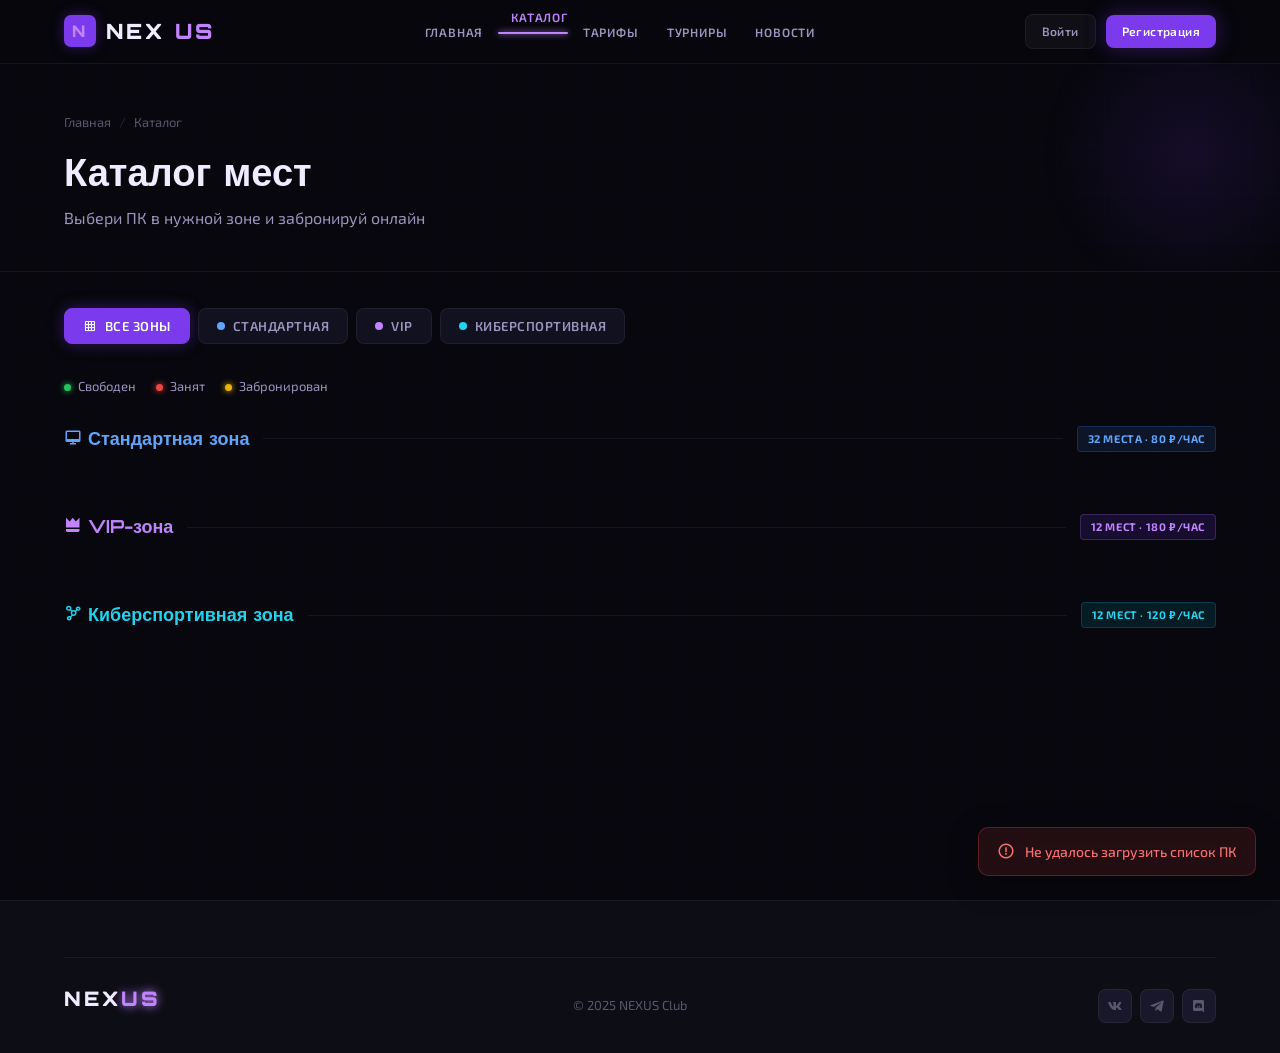
<file: catalog.html>
<!DOCTYPE html>
<html lang="ru">
<head>
  <meta charset="UTF-8">
  <meta name="viewport" content="width=device-width, initial-scale=1.0">
  <title>NEXUS — Каталог мест</title>
  <link rel="stylesheet" href="styles.css">
  <script src="api.js"></script>
  <style>
    .zone-tabs {
      display: flex; gap: 8px; flex-wrap: wrap; margin-bottom: 32px;
    }
    .zone-tab {
      display: flex; align-items: center; gap: 8px;
      padding: 9px 18px; font-size: 13px; font-weight: 600;
      border-radius: var(--r); border: 1px solid var(--border);
      background: var(--bg-card); color: var(--text-1); cursor: pointer;
      transition: all var(--transition); text-transform: uppercase; letter-spacing: 0.5px;
    }
    .zone-tab:hover { border-color: var(--border-light); color: var(--text-0); }
    .zone-tab.active { background: var(--accent); color: white; border-color: var(--accent); box-shadow: 0 0 16px var(--accent-glow); }
    .zone-tab .dot { width: 8px; height: 8px; border-radius: 50%; }

    /* Legend */
    .legend { display: flex; align-items: center; gap: 20px; margin-bottom: 28px; flex-wrap: wrap; }
    .legend-item { display: flex; align-items: center; gap: 7px; font-size: 13px; color: var(--text-1); }

    /* PC Grid */
    .pc-grid {
      display: grid; grid-template-columns: repeat(auto-fill, minmax(210px, 1fr)); gap: 14px;
    }
    .pc-card {
      background: var(--bg-card); border: 1px solid var(--border);
      border-radius: var(--r-lg); padding: 18px; cursor: pointer;
      transition: all var(--transition); position: relative;
    }
    .pc-card:hover { border-color: var(--accent-border); transform: translateY(-2px); box-shadow: 0 8px 32px rgba(0,0,0,0.3); }
    .pc-card.free   { border-color: rgba(34,197,94,0.2); }
    .pc-card.busy   { border-color: rgba(239,68,68,0.2); opacity: 0.7; cursor: not-allowed; }
    .pc-card.reserved { border-color: rgba(234,179,8,0.2); opacity: 0.8; cursor: not-allowed; }
    .pc-card.selected { border-color: var(--accent); box-shadow: 0 0 0 2px var(--accent), 0 0 20px var(--accent-glow); }

    .pc-number {
      font-family: 'Orbitron', sans-serif; font-size: 22px; font-weight: 800;
      margin-bottom: 8px; line-height: 1;
    }
    .pc-zone-label { font-size: 10px; text-transform: uppercase; letter-spacing: 1.5px; color: var(--text-2); margin-bottom: 12px; }
    .pc-status-row { display: flex; justify-content: space-between; align-items: center; margin-bottom: 12px; }
    .pc-specs { font-size: 11px; color: var(--text-2); line-height: 1.7; margin-bottom: 12px; }
    .pc-price { font-family: 'Orbitron', sans-serif; font-size: 15px; font-weight: 700; }
    .pc-price.standard { color: #60a5fa; }
    .pc-price.vip      { color: var(--accent-neon); }
    .pc-price.cyber    { color: #22d3ee; }
    .pc-select-btn {
      width: 100%; margin-top: 10px; padding: 8px;
      background: rgba(124,58,237,0.12); border: 1px solid var(--accent-border);
      border-radius: var(--r); font-size: 12px; font-weight: 600;
      color: var(--accent-neon); transition: all var(--transition); cursor: pointer;
    }
    .pc-select-btn:hover { background: rgba(124,58,237,0.2); }
    .pc-card.busy .pc-select-btn,
    .pc-card.reserved .pc-select-btn { pointer-events: none; opacity: 0.5; }

    /* Zone sections */
    .zone-section { margin-bottom: 44px; }
    .zone-section-header {
      display: flex; align-items: center; gap: 14px; margin-bottom: 18px;
    }
    .zone-section-title { font-size: 18px; }
    .zone-section-line { flex: 1; height: 1px; background: var(--border); }

    /* Detail panel */
    .detail-panel {
      position: fixed; right: 0; top: var(--nav-h); bottom: 0; width: 320px;
      background: var(--bg-card); border-left: 1px solid var(--border);
      z-index: 100; transform: translateX(100%); transition: transform 0.3s ease;
      display: flex; flex-direction: column; overflow-y: auto;
    }
    .detail-panel.open { transform: translateX(0); }
    .detail-header { padding: 24px; border-bottom: 1px solid var(--border); display: flex; justify-content: space-between; align-items: center; }
    .detail-close { background: var(--bg-elevated); border: 1px solid var(--border); border-radius: var(--r); width: 32px; height: 32px; display: flex; align-items: center; justify-content: center; cursor: pointer; color: var(--text-1); font-size: 18px; transition: all var(--transition); }
    .detail-close:hover { color: var(--text-0); }
    .detail-body { padding: 24px; flex: 1; }
    .detail-screen {
      height: 140px; background: var(--bg-0); border-radius: var(--r-lg);
      display: flex; align-items: center; justify-content: center;
      font-family: 'Orbitron', sans-serif; font-size: 32px; font-weight: 900;
      border: 1px solid var(--accent-border); margin-bottom: 20px;
      color: var(--accent-neon); text-shadow: 0 0 20px var(--accent-neon);
      letter-spacing: 3px;
    }
    .detail-spec { display: flex; justify-content: space-between; padding: 10px 0; border-bottom: 1px solid var(--border); font-size: 14px; }
    .detail-spec:last-of-type { border-bottom: none; }
    .detail-spec-label { color: var(--text-2); }
    .detail-spec-val { color: var(--text-0); font-weight: 500; }
    .detail-footer { padding: 24px; border-top: 1px solid var(--border); }

    @media (max-width: 900px) {
      .detail-panel { width: 100%; }
    }
  </style>
</head>
<body>
<nav class="navbar">
  <div class="container">
    <a href="index.html" class="nav-logo"><span class="nav-logo-icon">N</span>NEX<span>US</span></a>
    <ul class="nav-links">
      <li><a href="index.html">Главная</a></li>
      <li><a href="catalog.html" class="active">Каталог</a></li>
      <li><a href="tariffs.html">Тарифы</a></li>
      <li><a href="tournaments.html">Турниры</a></li>
      <li><a href="news.html">Новости</a></li>
    </ul>
    <div class="nav-actions">
      <a href="profile.html" class="btn btn-ghost btn-sm"><i class='bx bx-user'></i> Профиль</a>
      <a href="booking.html" class="btn btn-primary btn-sm">Забронировать</a>
      <button class="nav-burger" onclick="document.getElementById('navMobile').classList.toggle('open')"><span></span><span></span><span></span></button>
    </div>
  </div>
</nav>
<div class="nav-mobile" id="navMobile">
  <a href="index.html">Главная</a><a href="catalog.html">Каталог</a><a href="tariffs.html">Тарифы</a><a href="tournaments.html">Турниры</a><a href="news.html">Новости</a>
</div>

<div class="page-wrapper">
  <!-- Page hero -->
  <div class="page-hero">
    <div class="container">
      <div class="breadcrumb">
        <a href="index.html">Главная</a><span class="breadcrumb-sep">/</span><span>Каталог</span>
      </div>
      <h1>Каталог мест</h1>
      <p>Выбери ПК в нужной зоне и забронируй онлайн</p>
    </div>
  </div>

  <section class="section" style="padding-top: 36px;">
    <div class="container">

      <!-- Zone filter tabs -->
      <div class="zone-tabs" id="zoneTabs">
        <button class="zone-tab active" onclick="filterZone('all', this)">
          <i class='bx bx-grid'></i> Все зоны
        </button>
        <button class="zone-tab" onclick="filterZone('standard', this)">
          <span class="dot" style="background:#60a5fa"></span> Стандартная
        </button>
        <button class="zone-tab" onclick="filterZone('vip', this)">
          <span class="dot" style="background:var(--accent-neon)"></span> VIP
        </button>
        <button class="zone-tab" onclick="filterZone('cyber', this)">
          <span class="dot" style="background:#22d3ee"></span> Киберспортивная
        </button>
      </div>

      <!-- Legend -->
      <div class="legend">
        <div class="legend-item"><span class="status-dot dot-green"></span> Свободен</div>
        <div class="legend-item"><span class="status-dot dot-red"></span> Занят</div>
        <div class="legend-item"><span class="status-dot dot-yellow"></span> Забронирован</div>
      </div>

      <!-- Standard Zone -->
      <div class="zone-section" data-zone="standard" id="zone-standard">
        <div class="zone-section-header">
          <h2 class="zone-section-title" style="color:#60a5fa"><i class='bx bx-desktop'></i> Стандартная зона</h2>
          <span class="zone-section-line"></span>
          <span class="badge badge-info">32 места · 80 ₽/час</span>
        </div>
        <div class="pc-grid" id="grid-standard"></div>
      </div>

      <!-- VIP Zone -->
      <div class="zone-section" data-zone="vip" id="zone-vip">
        <div class="zone-section-header">
          <h2 class="zone-section-title" style="color:var(--accent-neon)"><i class='bx bxs-crown'></i> VIP-зона</h2>
          <span class="zone-section-line"></span>
          <span class="badge badge-accent">12 мест · 180 ₽/час</span>
        </div>
        <div class="pc-grid" id="grid-vip"></div>
      </div>

      <!-- Cyber Zone -->
      <div class="zone-section" data-zone="cyber" id="zone-cyber">
        <div class="zone-section-header">
          <h2 class="zone-section-title" style="color:#22d3ee"><i class='bx bx-network-chart'></i> Киберспортивная зона</h2>
          <span class="zone-section-line"></span>
          <span class="badge badge-cyan">12 мест · 120 ₽/час</span>
        </div>
        <div class="pc-grid" id="grid-cyber"></div>
      </div>

    </div>
  </section>
</div>

<!-- Detail Panel -->
<div class="detail-panel" id="detailPanel">
  <div class="detail-header">
    <h3 id="detailTitle" style="font-size:18px">PC-STD-01</h3>
    <button class="detail-close" onclick="closeDetail()"><i class='bx bx-x'></i></button>
  </div>
  <div class="detail-body">
    <div class="detail-screen" id="detailScreen">PC-01</div>
    <div id="detailSpecs"></div>
  </div>
  <div class="detail-footer">
    <a href="booking.html" class="btn btn-primary btn-block btn-lg">
      <i class='bx bx-calendar-plus'></i> Забронировать
    </a>
  </div>
</div>

<footer class="footer">
  <div class="container">
    <div class="footer-bottom">
      <div class="footer-logo">NEX<span style="color:var(--accent-neon)">US</span></div>
      <div class="footer-copy">© 2025 NEXUS Club</div>
      <div class="footer-socials">
        <a href="#"><i class='bx bxl-vk'></i></a>
        <a href="#"><i class='bx bxl-telegram'></i></a>
        <a href="#"><i class='bx bxl-discord'></i></a>
      </div>
    </div>
  </div>
</footer>

<script>
// Данные теперь приходят из API, не захардкожены
const statusMap   = { free:'Свободен', busy:'Занят', reserved:'Забронирован', offline:'Выключен' };
const statusBadge = { free:'badge-success', busy:'badge-danger', reserved:'badge-warning', offline:'badge-warning' };
const dotClass    = { free:'dot-green', busy:'dot-red', reserved:'dot-yellow', offline:'dot-yellow' };
const zoneLabel   = { standard:'Стандарт', vip:'VIP', cyber:'Кибер' };
const priceClass  = { standard:'standard', vip:'vip', cyber:'cyber' };

let allPCs = [];  // все ПК из API, храним глобально для фильтрации

/* ── Загрузка и рендер ── */
async function loadPCs() {
  try {
    allPCs = await PCsAPI.getAll();

    // Группируем по зонам
    const groups = { standard: [], vip: [], cyber: [] };
    allPCs.forEach(pc => {
      if (groups[pc.zone_type]) groups[pc.zone_type].push(pc);
    });

    renderZone('standard', groups.standard);
    renderZone('vip',      groups.vip);
    renderZone('cyber',    groups.cyber);

  } catch (err) {
    showToast('Не удалось загрузить список ПК', 'error');
  }
}

function renderZone(zone, pcs) {
  const grid = document.getElementById('grid-' + zone);
  if (!grid) return;

  if (!pcs.length) {
    grid.innerHTML = '<p class="text-muted">Нет компьютеров в этой зоне</p>';
    return;
  }

  grid.innerHTML = pcs.map(pc => `
    <div class="pc-card ${pc.status}" id="card-${pc.id}"
         onclick="openDetail(${pc.id})">
      <div class="pc-number">${pc.label}</div>
      <div class="pc-zone-label">${zoneLabel[pc.zone_type] || pc.zone_name}</div>
      <div class="pc-status-row">
        <span class="badge ${statusBadge[pc.status] || 'badge-warning'}">
          <span class="status-dot ${dotClass[pc.status] || ''}"></span>
          ${statusMap[pc.status] || pc.status}
        </span>
      </div>
      <div class="pc-specs">${pc.specs.split(' · ').join('<br>')}</div>
      <div class="flex justify-between items-center">
        <div class="pc-price ${priceClass[pc.zone_type]}">${pc.price_per_hour} ₽/ч</div>
      </div>
      ${pc.status === 'free'
        ? `<button class="pc-select-btn">Выбрать →</button>`
        : `<button class="pc-select-btn" disabled>${statusMap[pc.status]}</button>`
      }
    </div>`).join('');
}

/* ── Фильтр по зонам ── */
function filterZone(zone, btn) {
  document.querySelectorAll('.zone-tab').forEach(t => t.classList.remove('active'));
  btn.classList.add('active');
  ['standard','vip','cyber'].forEach(z => {
    document.getElementById('zone-' + z).style.display =
      (zone === 'all' || zone === z) ? '' : 'none';
  });
}

/* ── Боковая панель детали ── */
function openDetail(id) {
  const pc = allPCs.find(p => p.id === id);
  if (!pc) return;

  document.getElementById('detailTitle').textContent = pc.label;
  document.getElementById('detailScreen').textContent = pc.label;
  document.getElementById('detailSpecs').innerHTML =
    `<div style="margin-bottom:14px">
       <span class="badge ${statusBadge[pc.status]}">
         <span class="status-dot ${dotClass[pc.status]}"></span>
         ${statusMap[pc.status]}
       </span>
     </div>` +
    pc.specs.split(' · ').map(s => {
      const [label, ...rest] = s.split(':');
      return `<div class="detail-spec">
        <span class="detail-spec-label">${label.trim()}</span>
        <span class="detail-spec-val">${rest.join(':').trim() || label.trim()}</span>
      </div>`;
    }).join('') +
    `<div class="detail-spec">
       <span class="detail-spec-label">Цена</span>
       <span class="detail-spec-val" style="color:var(--accent-neon);font-family:'Orbitron',sans-serif">
         ${pc.price_per_hour} ₽/час
       </span>
     </div>`;

  // Передаём ID в кнопку бронирования
  document.querySelector('#detailPanel a').href =
    `booking.html?pc=${pc.id}&zone=${pc.zone_type}`;

  document.getElementById('detailPanel').classList.add('open');
  document.querySelectorAll('.pc-card.selected').forEach(c => c.classList.remove('selected'));
  document.getElementById('card-' + id)?.classList.add('selected');
}

function closeDetail() {
  document.getElementById('detailPanel').classList.remove('open');
  document.querySelectorAll('.pc-card.selected').forEach(c => c.classList.remove('selected'));
}

/* ── Запуск ── */
document.addEventListener('DOMContentLoaded', loadPCs);
</script>
</body>
</html>
</file>
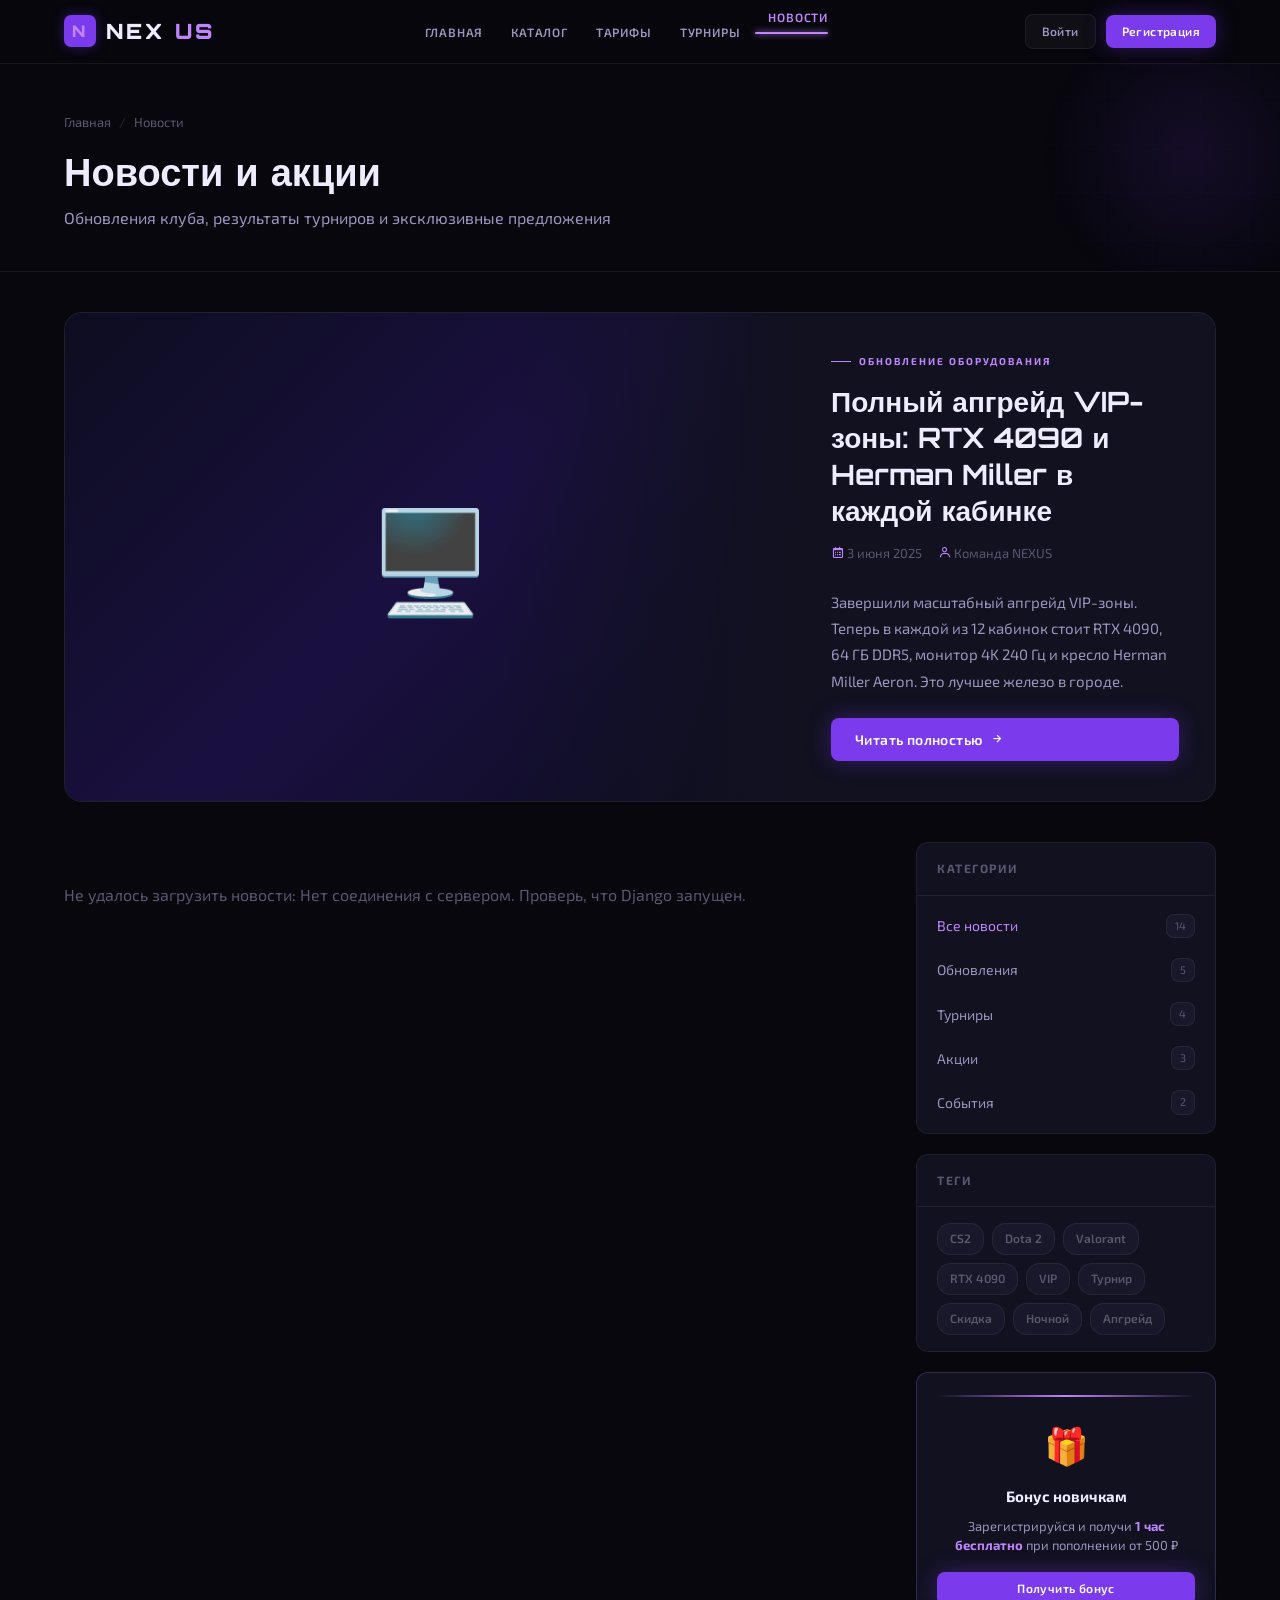
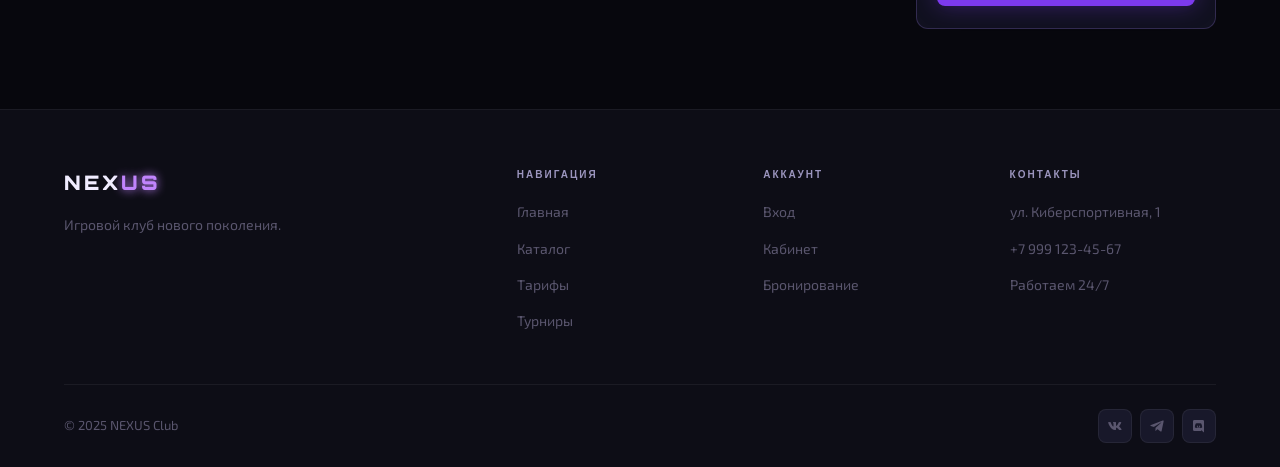
<file: news.html>
<!DOCTYPE html>
<html lang="ru">
<head>
  <meta charset="UTF-8">
  <meta name="viewport" content="width=device-width, initial-scale=1.0">
  <title>NEXUS — Новости</title>
  <link rel="stylesheet" href="styles.css">
  <script src="api.js"></script>
  <style>
    /* Featured news */
    .featured-card {
      background: var(--bg-card); border: 1px solid var(--border);
      border-radius: var(--r-xl); overflow: hidden;
      display: grid; grid-template-columns: 1fr 420px;
      transition: border-color var(--transition); margin-bottom: 40px;
    }
    .featured-card:hover { border-color: var(--accent-border); box-shadow: 0 0 40px rgba(124,58,237,0.1); }
    .featured-img {
      min-height: 340px; display: flex; align-items: center; justify-content: center;
      font-size: 100px; position: relative;
      background: linear-gradient(135deg, #0d0d20, #1a1040, #0d0d20);
    }
    .featured-img::after {
      content: ''; position: absolute; inset: 0;
      background: linear-gradient(to right, transparent 60%, var(--bg-card));
    }
    .featured-body {
      padding: 40px 36px; display: flex; flex-direction: column; justify-content: center;
    }
    .featured-tag { font-size: 10px; font-weight: 700; text-transform: uppercase; letter-spacing: 2px; color: var(--accent-neon); margin-bottom: 14px; display: flex; align-items: center; gap: 8px; }
    .featured-tag::before { content: ''; display: inline-block; width: 20px; height: 1px; background: var(--accent-neon); }
    .featured-title { font-size: clamp(20px, 2.5vw, 28px); margin-bottom: 14px; line-height: 1.3; }
    .featured-excerpt { font-size: 15px; color: var(--text-1); line-height: 1.75; margin-bottom: 24px; }
    .featured-meta { display: flex; align-items: center; gap: 16px; font-size: 13px; color: var(--text-2); margin-bottom: 24px; }
    .featured-meta i { color: var(--accent-neon); }

    /* News grid */
    .news-layout { display: grid; grid-template-columns: 1fr 300px; gap: 32px; align-items: start; }

    .news-grid { display: grid; gap: 16px; }
    .news-row-card {
      background: var(--bg-card); border: 1px solid var(--border);
      border-radius: var(--r-lg); overflow: hidden;
      display: grid; grid-template-columns: 120px 1fr;
      transition: all var(--transition); cursor: pointer;
    }
    .news-row-card:hover { border-color: var(--accent-border); transform: translateX(3px); }
    .news-row-img {
      display: flex; align-items: center; justify-content: center;
      font-size: 40px; min-height: 100px;
    }
    .news-row-img.c1 { background: linear-gradient(135deg, #0d1020, #1a1535); }
    .news-row-img.c2 { background: linear-gradient(135deg, #0d1a12, #112214); }
    .news-row-img.c3 { background: linear-gradient(135deg, #1a100d, #2a1408); }
    .news-row-img.c4 { background: linear-gradient(135deg, #0a0a18, #12102e); }
    .news-row-img.c5 { background: linear-gradient(135deg, #0a1818, #0e2020); }
    .news-row-body { padding: 16px 20px; display: flex; flex-direction: column; justify-content: center; }
    .news-row-tag { font-size: 10px; font-weight: 700; text-transform: uppercase; letter-spacing: 1.5px; color: var(--accent-neon); margin-bottom: 6px; }
    .news-row-title { font-family: 'Orbitron', sans-serif; font-size: 14px; font-weight: 600; margin-bottom: 6px; line-height: 1.4; }
    .news-row-excerpt { font-size: 13px; color: var(--text-1); line-height: 1.5; margin-bottom: 10px; }
    .news-row-footer { display: flex; justify-content: space-between; align-items: center; font-size: 11px; color: var(--text-2); }

    /* Sidebar */
    .sidebar { display: flex; flex-direction: column; gap: 20px; position: sticky; top: calc(var(--nav-h) + 24px); }
    .sidebar-card { background: var(--bg-card); border: 1px solid var(--border); border-radius: var(--r-lg); overflow: hidden; }
    .sidebar-header { padding: 16px 20px; border-bottom: 1px solid var(--border); font-size: 12px; font-weight: 700; text-transform: uppercase; letter-spacing: 1.5px; color: var(--text-2); }
    .sidebar-body { padding: 8px 0; }

    .cat-item {
      display: flex; justify-content: space-between; align-items: center;
      padding: 10px 20px; cursor: pointer; transition: background var(--transition);
      font-size: 14px; color: var(--text-1);
    }
    .cat-item:hover { background: rgba(255,255,255,0.03); color: var(--text-0); }
    .cat-item.active { color: var(--accent-neon); }
    .cat-count { font-size: 11px; background: var(--bg-elevated); border: 1px solid var(--border); padding: 2px 8px; border-radius: 8px; color: var(--text-2); }

    .tag-cloud { padding: 16px 20px; display: flex; flex-wrap: wrap; gap: 8px; }
    .tag-pill {
      padding: 5px 12px; border-radius: 14px; font-size: 12px; font-weight: 600;
      background: var(--bg-elevated); border: 1px solid var(--border);
      color: var(--text-2); cursor: pointer; transition: all var(--transition);
    }
    .tag-pill:hover { border-color: var(--accent-border); color: var(--accent-neon); }

    .promo-banner {
      background: var(--bg-card); border: 1px solid var(--accent-border);
      border-radius: var(--r-lg); padding: 22px 20px; text-align: center;
    }
    .promo-banner::before { content: ''; display: block; height: 2px; background: linear-gradient(90deg, transparent, var(--accent-neon), transparent); margin-bottom: 18px; border-radius: 1px; }
    .promo-banner-emoji { font-size: 36px; margin-bottom: 10px; }
    .promo-banner-title { font-size: 15px; font-weight: 700; margin-bottom: 8px; }
    .promo-banner-desc { font-size: 13px; color: var(--text-1); margin-bottom: 16px; line-height: 1.5; }

    /* Pagination */
    .pagination { display: flex; justify-content: center; gap: 6px; margin-top: 32px; }
    .page-btn {
      width: 36px; height: 36px; display: flex; align-items: center; justify-content: center;
      border-radius: var(--r); border: 1px solid var(--border); background: var(--bg-card);
      font-size: 13px; font-weight: 600; cursor: pointer; transition: all var(--transition); color: var(--text-1);
    }
    .page-btn:hover { border-color: var(--accent-border); color: var(--accent-neon); }
    .page-btn.active { background: var(--accent); border-color: var(--accent); color: white; }
    .page-btn.wide { width: auto; padding: 0 14px; }

    @media (max-width: 960px) {
      .featured-card { grid-template-columns: 1fr; }
      .featured-img { min-height: 180px; }
      .featured-img::after { background: linear-gradient(to top, var(--bg-card), transparent); }
      .news-layout { grid-template-columns: 1fr; }
      .sidebar { position: static; }
    }
  </style>
</head>
<body>
<nav class="navbar">
  <div class="container">
    <a href="index.html" class="nav-logo"><span class="nav-logo-icon">N</span>NEX<span>US</span></a>
    <ul class="nav-links">
      <li><a href="index.html">Главная</a></li>
      <li><a href="catalog.html">Каталог</a></li>
      <li><a href="tariffs.html">Тарифы</a></li>
      <li><a href="tournaments.html">Турниры</a></li>
      <li><a href="news.html" class="active">Новости</a></li>
    </ul>
    <div class="nav-actions">
      <a href="auth.html" class="btn btn-ghost btn-sm">Войти</a>
      <a href="auth.html" class="btn btn-primary btn-sm">Регистрация</a>
      <button class="nav-burger" onclick="document.getElementById('nm').classList.toggle('open')"><span></span><span></span><span></span></button>
    </div>
  </div>
</nav>
<div class="nav-mobile" id="nm"><a href="index.html">Главная</a><a href="catalog.html">Каталог</a><a href="tariffs.html">Тарифы</a><a href="tournaments.html">Турниры</a><a href="news.html">Новости</a><a href="auth.html">Войти</a></div>

<div class="page-wrapper">
  <div class="page-hero">
    <div class="container">
      <div class="breadcrumb"><a href="index.html">Главная</a><span class="breadcrumb-sep">/</span><span>Новости</span></div>
      <h1>Новости и акции</h1>
      <p>Обновления клуба, результаты турниров и эксклюзивные предложения</p>
    </div>
  </div>

  <section class="section" style="padding-top:40px">
    <div class="container">

      <!-- Featured -->
      <div class="featured-card">
        <div class="featured-img">🖥️</div>
        <div class="featured-body">
          <div class="featured-tag">Обновление оборудования</div>
          <h2 class="featured-title">Полный апгрейд VIP-зоны: RTX 4090 и Herman Miller в каждой кабинке</h2>
          <div class="featured-meta">
            <span><i class='bx bx-calendar'></i> 3 июня 2025</span>
            <span><i class='bx bx-user'></i> Команда NEXUS</span>
          </div>
          <p class="featured-excerpt">Завершили масштабный апгрейд VIP-зоны. Теперь в каждой из 12 кабинок стоит RTX 4090, 64 ГБ DDR5, монитор 4K 240 Гц и кресло Herman Miller Aeron. Это лучшее железо в городе.</p>
          <a href="#" class="btn btn-primary">Читать полностью <i class='bx bx-right-arrow-alt'></i></a>
        </div>
      </div>

      <!-- News + Sidebar -->
      <div class="news-layout">
        <div>
          <div class="news-grid" id="newsGrid"></div>
          <div class="pagination" id="pagination"></div>
        </div>

        <!-- Sidebar -->
        <div class="sidebar">
          <!-- Categories -->
          <div class="sidebar-card">
            <div class="sidebar-header">Категории</div>
            <div class="sidebar-body">
              <div class="cat-item active" onclick="filterNews('all',this)"><span>Все новости</span><span class="cat-count">14</span></div>
              <div class="cat-item" onclick="filterNews('update',this)"><span>Обновления</span><span class="cat-count">5</span></div>
              <div class="cat-item" onclick="filterNews('tournament',this)"><span>Турниры</span><span class="cat-count">4</span></div>
              <div class="cat-item" onclick="filterNews('promo',this)"><span>Акции</span><span class="cat-count">3</span></div>
              <div class="cat-item" onclick="filterNews('event',this)"><span>События</span><span class="cat-count">2</span></div>
            </div>
          </div>

          <!-- Tags -->
          <div class="sidebar-card">
            <div class="sidebar-header">Теги</div>
            <div class="tag-cloud">
              <span class="tag-pill">CS2</span>
              <span class="tag-pill">Dota 2</span>
              <span class="tag-pill">Valorant</span>
              <span class="tag-pill">RTX 4090</span>
              <span class="tag-pill">VIP</span>
              <span class="tag-pill">Турнир</span>
              <span class="tag-pill">Скидка</span>
              <span class="tag-pill">Ночной</span>
              <span class="tag-pill">Апгрейд</span>
            </div>
          </div>

          <!-- Promo banner -->
          <div class="promo-banner">
            <div class="promo-banner-emoji">🎁</div>
            <div class="promo-banner-title">Бонус новичкам</div>
            <div class="promo-banner-desc">Зарегистрируйся и получи <strong class="text-accent">1 час бесплатно</strong> при пополнении от 500 ₽</div>
            <a href="auth.html" class="btn btn-primary btn-block btn-sm">Получить бонус</a>
          </div>
        </div>
      </div>
    </div>
  </section>
</div>

<footer class="footer">
  <div class="container">
    <div class="footer-grid">
      <div><div class="footer-logo">NEX<span>US</span></div><p class="footer-desc">Игровой клуб нового поколения.</p></div>
      <div><div class="footer-col-title">Навигация</div><ul class="footer-links"><li><a href="index.html">Главная</a></li><li><a href="catalog.html">Каталог</a></li><li><a href="tariffs.html">Тарифы</a></li><li><a href="tournaments.html">Турниры</a></li></ul></div>
      <div><div class="footer-col-title">Аккаунт</div><ul class="footer-links"><li><a href="auth.html">Вход</a></li><li><a href="profile.html">Кабинет</a></li><li><a href="booking.html">Бронирование</a></li></ul></div>
      <div><div class="footer-col-title">Контакты</div><ul class="footer-links"><li><a href="#">ул. Киберспортивная, 1</a></li><li><a href="tel:+79991234567">+7 999 123-45-67</a></li><li><a href="#">Работаем 24/7</a></li></ul></div>
    </div>
    <div class="footer-bottom"><div class="footer-copy">© 2025 NEXUS Club</div><div class="footer-socials"><a href="#"><i class='bx bxl-vk'></i></a><a href="#"><i class='bx bxl-telegram'></i></a><a href="#"><i class='bx bxl-discord'></i></a></div></div>
  </div>
</footer>

<script>
document.addEventListener('DOMContentLoaded', async () => {

  let allNews    = [];
  let filtered   = [];
  let currentPage = 1;
  const PER_PAGE  = 5;

  /* ════════════════════════════════════
     ЗАГРУЗКА НОВОСТЕЙ
  ════════════════════════════════════ */
  async function loadNews() {
    try {
      allNews  = await NewsAPI.getAll();
      filtered = [...allNews];
      updateCategoryCounts();
      render();
    } catch (err) {
      document.getElementById('newsGrid').innerHTML =
        `<p class="text-muted" style="padding:40px 0">
           Не удалось загрузить новости: ${err.message}
         </p>`;
    }
  }

  /* ════════════════════════════════════
     СЧЁТЧИКИ КАТЕГОРИЙ В САЙДБАРЕ
  ════════════════════════════════════ */
  function updateCategoryCounts() {
    const counts = { all: allNews.length };
    allNews.forEach(n => {
      counts[n.category] = (counts[n.category] || 0) + 1;
    });

    document.querySelectorAll('.cat-item').forEach(item => {
      const onclick = item.getAttribute('onclick') || '';
      // вытаскиваем строку категории из onclick="filterNews('update',this)"
      const match = onclick.match(/'([^']+)'/);
      if (!match) return;
      const cat = match[1];
      const countEl = item.querySelector('.cat-count');
      if (countEl) countEl.textContent = counts[cat] || 0;
    });
  }

  /* ════════════════════════════════════
     ЦВЕТ И ЭМОДЗИ ПО КАТЕГОРИИ
  ════════════════════════════════════ */
  const catConfig = {
    update:     { tag: 'Обновление', emoji: '🖥️',  color: 'c1' },
    tournament: { tag: 'Турнир',     emoji: '🏆',  color: 'c2' },
    promo:      { tag: 'Акция',      emoji: '🎉',  color: 'c3' },
    event:      { tag: 'Событие',    emoji: '🎮',  color: 'c4' },
  };

  function getCfg(cat) {
    return catConfig[cat] || { tag: cat, emoji: '📰', color: 'c5' };
  }

  /* ════════════════════════════════════
     РЕНДЕР СПИСКА
  ════════════════════════════════════ */
  function render() {
    const start = (currentPage - 1) * PER_PAGE;
    const items = filtered.slice(start, start + PER_PAGE);
    const grid  = document.getElementById('newsGrid');

    if (!items.length) {
      grid.innerHTML = '<p class="text-muted" style="padding:40px 0">Новостей нет</p>';
      renderPagination();
      return;
    }

    grid.innerHTML = items.map(n => {
      const cfg  = getCfg(n.category);
      const date = new Date(n.created_at).toLocaleDateString('ru-RU', {
        day: 'numeric', month: 'long', year: 'numeric'
      });
      // Короткий анонс — первые 120 символов контента
      const excerpt = (n.content || '').replace(/<[^>]+>/g, '').slice(0, 120) +
                      (n.content?.length > 120 ? '...' : '');

      return `
        <div class="news-row-card" onclick="openNewsArticle(${n.id})">
          <div class="news-row-img ${cfg.color}">${cfg.emoji}</div>
          <div class="news-row-body">
            <div class="news-row-tag">${cfg.tag}</div>
            <div class="news-row-title">${n.title}</div>
            <div class="news-row-excerpt">${excerpt}</div>
            <div class="news-row-footer">
              <span>
                <i class='bx bx-calendar'
                   style="margin-right:4px;color:var(--accent-neon)"></i>
                ${date} · ${n.author_name || 'Команда NEXUS'}
              </span>
              <span class="text-accent text-sm">Читать →</span>
            </div>
          </div>
        </div>`;
    }).join('');

    renderPagination();
  }

  /* ════════════════════════════════════
     ПАГИНАЦИЯ
  ════════════════════════════════════ */
  function renderPagination() {
    const totalPages = Math.ceil(filtered.length / PER_PAGE);
    const pg = document.getElementById('pagination');
    pg.innerHTML = '';
    if (totalPages <= 1) return;

    const prev = document.createElement('button');
    prev.className = 'page-btn wide';
    prev.textContent = '← Назад';
    prev.disabled = currentPage === 1;
    prev.onclick = () => { currentPage--; render(); window.scrollTo({ top: 0, behavior: 'smooth' }); };
    pg.appendChild(prev);

    for (let i = 1; i <= totalPages; i++) {
      const b = document.createElement('button');
      b.className = 'page-btn' + (i === currentPage ? ' active' : '');
      b.textContent = i;
      b.onclick = (p => () => { currentPage = p; render(); })(i);
      pg.appendChild(b);
    }

    const next = document.createElement('button');
    next.className = 'page-btn wide';
    next.textContent = 'Далее →';
    next.disabled = currentPage === totalPages;
    next.onclick = () => { currentPage++; render(); window.scrollTo({ top: 0, behavior: 'smooth' }); };
    pg.appendChild(next);
  }

  /* ════════════════════════════════════
     ФИЛЬТР ПО КАТЕГОРИЯМ
  ════════════════════════════════════ */
  window.filterNews = function(cat, el) {
    document.querySelectorAll('.cat-item').forEach(i => i.classList.remove('active'));
    el.classList.add('active');
    filtered     = cat === 'all' ? [...allNews] : allNews.filter(n => n.category === cat);
    currentPage  = 1;
    render();
  };

  /* ════════════════════════════════════
     ОТКРЫТЬ СТАТЬЮ
  ════════════════════════════════════ */
  window.openNewsArticle = function(id) {
    const n = allNews.find(x => x.id === id);
    if (!n) return;

    const cfg  = getCfg(n.category);
    const date = new Date(n.created_at).toLocaleDateString('ru-RU', {
      day: 'numeric', month: 'long', year: 'numeric',
      hour: '2-digit', minute: '2-digit'
    });

    // Простой модал для чтения статьи
    let modal = document.getElementById('articleModal');
    if (!modal) {
      modal = document.createElement('div');
      modal.id = 'articleModal';
      modal.style.cssText = `
        display:none; position:fixed; inset:0; z-index:3000;
        background:rgba(0,0,0,0.8); backdrop-filter:blur(8px);
        align-items:flex-start; justify-content:center;
        padding:40px 24px; overflow-y:auto;
      `;
      modal.innerHTML = `
        <div style="background:var(--bg-card);border:1px solid var(--accent-border);
                    border-radius:var(--r-xl);max-width:700px;width:100%;
                    box-shadow:0 0 60px rgba(124,58,237,0.2)">
          <div style="padding:24px 28px;border-bottom:1px solid var(--border);
                      display:flex;justify-content:space-between;align-items:center">
            <span id="articleTag" class="badge badge-accent"></span>
            <button onclick="document.getElementById('articleModal').style.display='none'"
                    style="background:var(--bg-elevated);border:1px solid var(--border);
                           border-radius:var(--r);width:32px;height:32px;display:flex;
                           align-items:center;justify-content:center;cursor:pointer;
                           color:var(--text-1);font-size:18px">✕</button>
          </div>
          <div style="padding:32px 28px">
            <h2 id="articleTitle"
                style="font-size:clamp(18px,3vw,26px);margin-bottom:12px"></h2>
            <div id="articleMeta"
                 style="font-size:13px;color:var(--text-2);margin-bottom:24px;
                        display:flex;gap:16px;flex-wrap:wrap"></div>
            <div id="articleBody"
                 style="font-size:15px;color:var(--text-1);line-height:1.8;
                        white-space:pre-wrap"></div>
          </div>
        </div>`;
      document.body.appendChild(modal);
      modal.addEventListener('click', e => {
        if (e.target === modal) modal.style.display = 'none';
      });
    }

    document.getElementById('articleTag').textContent   = cfg.tag;
    document.getElementById('articleTitle').textContent = n.title;
    document.getElementById('articleMeta').innerHTML    = `
      <span><i class='bx bx-calendar' style="color:var(--accent-neon);margin-right:4px"></i>${date}</span>
      <span><i class='bx bx-user' style="color:var(--accent-neon);margin-right:4px"></i>${n.author_name || 'Команда NEXUS'}</span>`;
    document.getElementById('articleBody').textContent  = n.content || '';
    modal.style.display = 'flex';
  };

  /* ── Запуск ── */
  await loadNews();

}); // конец DOMContentLoaded
</script>
</body>
</html>
</file>
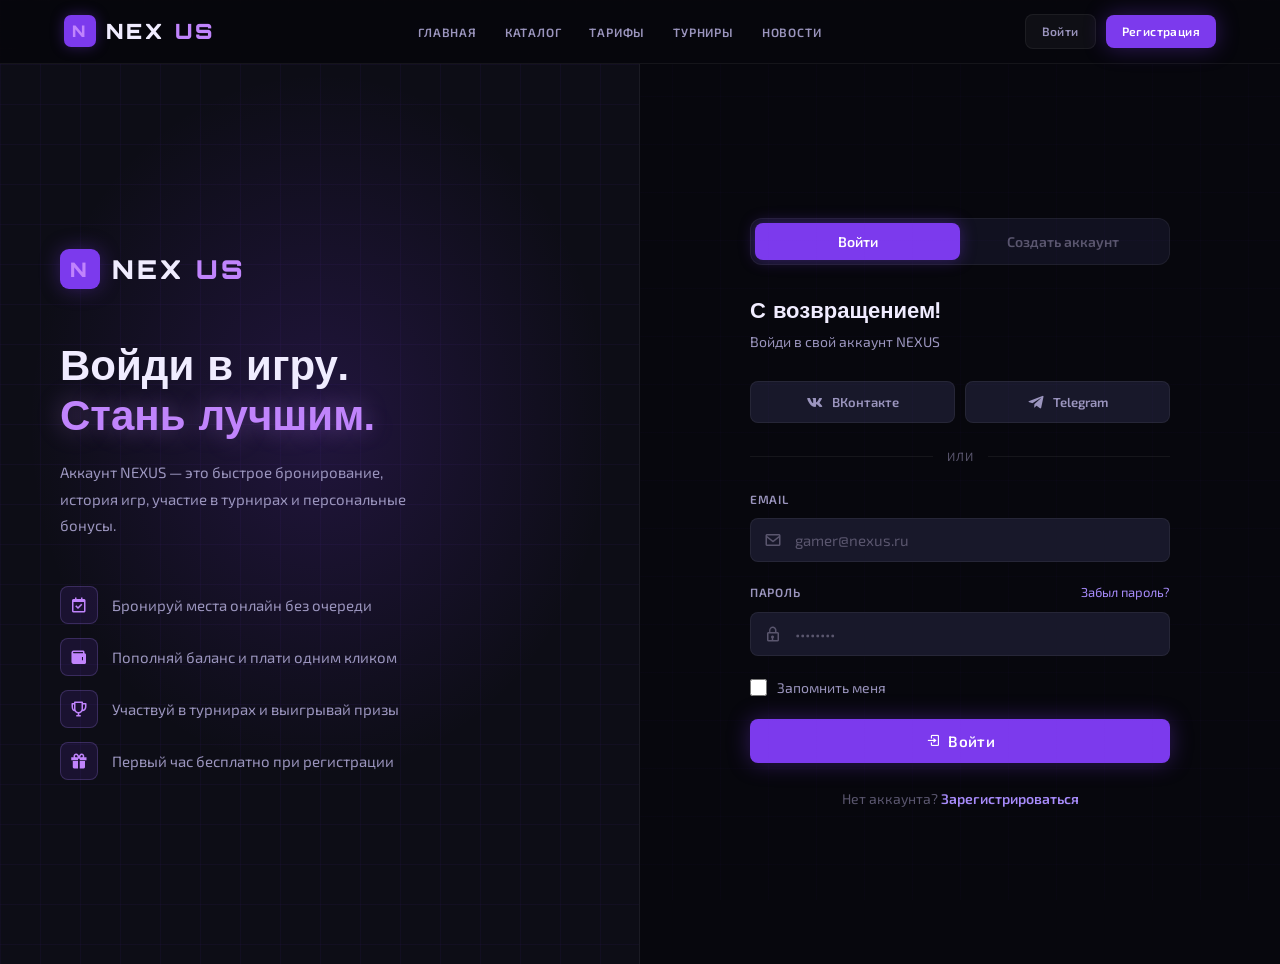
<file: profile.html>
<!DOCTYPE html>
<html lang="ru">
<head>
  <meta charset="UTF-8">
  <meta name="viewport" content="width=device-width, initial-scale=1.0">
  <title>NEXUS — Личный кабинет</title>
  <link rel="stylesheet" href="styles.css">
  <script src="api.js"></script>
  <style>
    .cabinet-layout { display: grid; grid-template-columns: 260px 1fr; gap: 28px; align-items: start; }

    /* Sidebar */
    .cabinet-sidebar { position: sticky; top: calc(var(--nav-h) + 24px); }

    .profile-card {
      background: var(--bg-card); border: 1px solid var(--border);
      border-radius: var(--r-xl); padding: 28px; text-align: center; margin-bottom: 16px;
      position: relative; overflow: hidden;
    }
    .profile-card::before {
      content: ''; position: absolute; top: 0; left: 0; right: 0; height: 70px;
      background: linear-gradient(135deg, rgba(124,58,237,0.2), rgba(192,132,252,0.1));
    }
    .avatar {
      width: 76px; height: 76px; border-radius: 50%;
      background: var(--accent); display: flex; align-items: center; justify-content: center;
      font-family: 'Orbitron', sans-serif; font-size: 28px; font-weight: 900; color: white;
      margin: 8px auto 14px; position: relative; z-index: 1;
      box-shadow: 0 0 24px var(--accent-glow), 0 0 0 3px rgba(124,58,237,0.2);
    }
    .avatar-badge {
      position: absolute; bottom: 0; right: 0;
      width: 22px; height: 22px; border-radius: 50%;
      background: var(--green); border: 2px solid var(--bg-card);
      box-shadow: 0 0 8px var(--green);
    }
    .profile-name { font-size: 18px; font-weight: 700; margin-bottom: 3px; }
    .profile-nick { font-size: 13px; color: var(--accent-neon); margin-bottom: 12px; }
    .profile-level {
      display: inline-flex; align-items: center; gap: 6px;
      background: rgba(124,58,237,0.1); border: 1px solid var(--accent-border);
      border-radius: 6px; padding: 4px 12px; font-size: 12px; font-weight: 600;
      color: var(--accent-neon); margin-bottom: 16px;
    }

    .balance-card {
      background: var(--bg-elevated); border: 1px solid var(--border);
      border-radius: var(--r-lg); padding: 16px 20px;
      display: flex; flex-direction: column; gap: 10px;
      margin-bottom: 16px;
    }
    .balance-label { font-size: 11px; text-transform: uppercase; letter-spacing: 1px; color: var(--text-2); margin-bottom: 2px; }
    .balance-val { font-family: 'Orbitron', sans-serif; font-size: 22px; font-weight: 800; color: var(--green); }

    /* Nav menu */
    .cabinet-nav {
      background: var(--bg-card); border: 1px solid var(--border);
      border-radius: var(--r-xl); overflow: hidden;
    }
    .cabinet-nav-item {
      display: flex; align-items: center; gap: 12px;
      padding: 13px 20px; font-size: 14px; font-weight: 500;
      color: var(--text-1); cursor: pointer; transition: all var(--transition);
      border-bottom: 1px solid var(--border);
    }
    .cabinet-nav-item:last-child { border-bottom: none; }
    .cabinet-nav-item:hover { background: rgba(255,255,255,0.03); color: var(--text-0); }
    .cabinet-nav-item.active { background: rgba(124,58,237,0.08); color: var(--accent-neon); border-right: 2px solid var(--accent-neon); }
    .cabinet-nav-item i { font-size: 18px; width: 20px; }
    .cabinet-nav-badge { margin-left: auto; font-size: 11px; font-weight: 700; background: var(--accent); color: white; padding: 2px 7px; border-radius: 10px; }

    /* Content panels */
    .cabinet-content .tab-pane { display: none; }
    .cabinet-content .tab-pane.active { display: block; }

    /* Booking cards */
    .booking-card {
      background: var(--bg-card); border: 1px solid var(--border);
      border-radius: var(--r-lg); overflow: hidden; margin-bottom: 12px;
      transition: border-color var(--transition);
    }
    .booking-card:hover { border-color: var(--accent-border); }
    .booking-card-header {
      padding: 16px 20px; display: flex; justify-content: space-between; align-items: center;
      border-bottom: 1px solid var(--border);
    }
    .booking-id { font-family: 'Orbitron', sans-serif; font-size: 13px; font-weight: 700; }
    .booking-body { padding: 16px 20px; display: grid; grid-template-columns: repeat(auto-fit, minmax(130px, 1fr)); gap: 14px; }
    .booking-field-label { font-size: 11px; text-transform: uppercase; letter-spacing: 0.5px; color: var(--text-2); margin-bottom: 4px; }
    .booking-field-val { font-size: 14px; font-weight: 600; }
    .booking-card-footer { padding: 12px 20px; border-top: 1px solid var(--border); display: flex; gap: 8px; justify-content: flex-end; }

    /* Transaction history */
    .tx-item {
      display: flex; align-items: center; justify-content: space-between;
      padding: 14px 0; border-bottom: 1px solid var(--border);
    }
    .tx-item:last-child { border-bottom: none; }
    .tx-icon {
      width: 38px; height: 38px; border-radius: var(--r); flex-shrink: 0;
      display: flex; align-items: center; justify-content: center; font-size: 18px;
    }
    .tx-icon.plus  { background: rgba(34,197,94,0.1); color: var(--green); }
    .tx-icon.minus { background: rgba(239,68,68,0.1); color: var(--red); }
    .tx-info { flex: 1; margin-left: 14px; }
    .tx-title { font-size: 14px; font-weight: 500; }
    .tx-date  { font-size: 12px; color: var(--text-2); margin-top: 2px; }
    .tx-amount { font-family: 'Orbitron', sans-serif; font-size: 15px; font-weight: 700; }
    .tx-amount.plus  { color: var(--green); }
    .tx-amount.minus { color: var(--red); }

    /* Tournament participation */
    .my-tourn-card {
      background: var(--bg-card); border: 1px solid var(--border);
      border-radius: var(--r-lg); padding: 18px 22px;
      display: flex; align-items: center; gap: 16px; margin-bottom: 12px;
      transition: border-color var(--transition);
    }
    .my-tourn-card:hover { border-color: var(--accent-border); }
    .my-tourn-icon { font-size: 32px; width: 52px; text-align: center; flex-shrink: 0; }
    .my-tourn-info { flex: 1; }
    .my-tourn-name { font-size: 15px; font-weight: 600; margin-bottom: 4px; }
    .my-tourn-meta { font-size: 13px; color: var(--text-2); }
    .my-tourn-result { text-align: right; }
    .my-tourn-place { font-family: 'Orbitron', sans-serif; font-size: 22px; font-weight: 800; }

    /* Profile edit form */
    .avatar-upload { position: relative; display: inline-block; margin-bottom: 20px; }
    .avatar-upload-btn {
      position: absolute; bottom: 0; right: 0;
      width: 28px; height: 28px; border-radius: 50%;
      background: var(--accent); border: 2px solid var(--bg-card);
      display: flex; align-items: center; justify-content: center;
      cursor: pointer; color: white; font-size: 14px; transition: all var(--transition);
    }
    .avatar-upload-btn:hover { transform: scale(1.1); }
    .avatar-lg { width: 88px; height: 88px; border-radius: 50%; background: var(--accent); display: flex; align-items: center; justify-content: center; font-family: 'Orbitron', sans-serif; font-size: 32px; font-weight: 900; color: white; box-shadow: 0 0 24px var(--accent-glow); }

    /* Top up modal */
    .topup-amounts { display: grid; grid-template-columns: repeat(3, 1fr); gap: 10px; margin-bottom: 20px; }
    .topup-amount {
      padding: 14px; text-align: center; font-weight: 700;
      border-radius: var(--r); border: 1px solid var(--border);
      background: var(--bg-elevated); cursor: pointer; transition: all var(--transition);
      font-family: 'Orbitron', sans-serif; font-size: 16px;
    }
    .topup-amount:hover { border-color: var(--accent-border); color: var(--accent-neon); }
    .topup-amount.selected { border-color: var(--accent); background: rgba(124,58,237,0.1); color: var(--accent-neon); }

    .modal-overlay { display:none; position:fixed; inset:0; z-index:2000; background:rgba(0,0,0,0.75); backdrop-filter:blur(6px); align-items:center; justify-content:center; padding:24px; }
    .modal-overlay.open { display:flex; }
    .modal { background:var(--bg-card); border:1px solid var(--accent-border); border-radius:var(--r-xl); max-width:480px; width:100%; box-shadow:0 0 60px rgba(124,58,237,0.25); }
    .modal-header { padding:22px 26px; border-bottom:1px solid var(--border); display:flex; justify-content:space-between; align-items:center; }
    .modal-close { width:32px;height:32px;display:flex;align-items:center;justify-content:center;background:var(--bg-elevated);border:1px solid var(--border);border-radius:var(--r);cursor:pointer;color:var(--text-1);font-size:18px; }
    .modal-close:hover{color:var(--text-0);}
    .modal-body { padding:24px 26px; }
    .modal-footer { padding:18px 26px; border-top:1px solid var(--border); display:flex; gap:10px; justify-content:flex-end; }

    @media (max-width: 900px) {
      .cabinet-layout { grid-template-columns: 1fr; }
      .cabinet-sidebar { position: static; }
    }
  </style>
</head>
<body>
<nav class="navbar">
  <div class="container">
    <a href="index.html" class="nav-logo"><span class="nav-logo-icon">N</span>NEX<span>US</span></a>
    <ul class="nav-links">
      <li><a href="index.html">Главная</a></li>
      <li><a href="catalog.html">Каталог</a></li>
      <li><a href="tariffs.html">Тарифы</a></li>
      <li><a href="tournaments.html">Турниры</a></li>
      <li><a href="news.html">Новости</a></li>
    </ul>
    <div class="nav-actions">
      <a href="booking.html" class="btn btn-primary btn-sm"><i class='bx bx-calendar-plus'></i> Забронировать</a>
      <a href="auth.html" class="btn btn-ghost btn-sm"><i class='bx bx-log-out'></i> Выйти</a>
      <button class="nav-burger" onclick="document.getElementById('nm').classList.toggle('open')"><span></span><span></span><span></span></button>
    </div>
  </div>
</nav>
<div class="nav-mobile" id="nm"><a href="index.html">Главная</a><a href="catalog.html">Каталог</a><a href="tariffs.html">Тарифы</a><a href="tournaments.html">Турниры</a><a href="auth.html">Выйти</a></div>

<div class="page-wrapper">
  <div class="page-hero">
    <div class="container">
      <div class="breadcrumb"><a href="index.html">Главная</a><span class="breadcrumb-sep">/</span><span>Личный кабинет</span></div>
      <h1>Личный кабинет</h1>
      <p>Управляй бронированиями, балансом и профилем</p>
    </div>
  </div>

  <section class="section" style="padding-top:36px">
    <div class="container">
      <div class="cabinet-layout">

        <!-- Sidebar -->
        <div class="cabinet-sidebar">
          <div class="profile-card">
            <div class="avatar">
              P
              <div class="avatar-badge"></div>
            </div>
            <div class="profile-name">Павел Громов</div>
            <div class="profile-nick">@ProGamer777</div>
            <div class="profile-level"><i class='bx bxs-star'></i> Уровень 12 · Ветеран</div>
          </div>

          <div class="balance-card">
            <div class="balance-label">Баланс</div>
            <div class="balance-val">1 200 ₽</div>
            <button class="btn btn-success btn-sm" onclick="openTopup()" style="width:100%"><i class='bx bx-plus'></i> Пополнить</button>
          </div>

          <div class="cabinet-nav">
            <div class="cabinet-nav-item active" onclick="switchPane('bookings',this)"><i class='bx bx-calendar'></i> Бронирования <span class="cabinet-nav-badge">3</span></div>
            <div class="cabinet-nav-item" onclick="switchPane('wallet',this)"><i class='bx bxs-wallet'></i> Кошелёк</div>
            <div class="cabinet-nav-item" onclick="switchPane('tournaments',this)"><i class='bx bx-trophy'></i> Мои турниры</div>
            <div class="cabinet-nav-item" onclick="switchPane('settings',this)"><i class='bx bx-cog'></i> Настройки</div>
            <div class="cabinet-nav-item" style="color:var(--red)" onclick="AuthAPI.logout()"><i class='bx bx-log-out' style="color:var(--red)"></i> Выйти</div>
          </div>
        </div>

        <!-- Content -->
        <div class="cabinet-content">

          <!-- BOOKINGS -->
          <div class="tab-pane active" id="pane-bookings">
            <div class="flex justify-between items-center mb-6">
              <h2 style="font-size:20px">Мои бронирования</h2>
              <a href="booking.html" class="btn btn-primary btn-sm"><i class='bx bx-plus'></i> Новое</a>
            </div>
            <div class="tabs">
              <button class="tab-btn active" onclick="switchBookingTab('active',this)">Активные</button>
              <button class="tab-btn" onclick="switchBookingTab('completed',this)">Завершённые</button>
              <button class="tab-btn" onclick="switchBookingTab('cancelled',this)">Отменённые</button>
            </div>

            <!-- Active bookings -->
            <div id="bt-active"><p class="text-muted" style="padding:32px 0;text-align:center">Загрузка...</p></div>
            <!-- Completed bookings -->
            <div id="bt-completed" style="display:none"><p class="text-muted" style="padding:32px 0;text-align:center">Загрузка...</p></div>
            <!-- Cancelled bookings -->
            <div id="bt-cancelled" style="display:none"><p class="text-muted" style="padding:32px 0;text-align:center">Загрузка...</p></div>
          </div>

          <!-- WALLET -->
          <div class="tab-pane" id="pane-wallet">
            <div class="flex justify-between items-center mb-6">
              <h2 style="font-size:20px">Кошелёк</h2>
              <button class="btn btn-success btn-sm" onclick="openTopup()"><i class='bx bx-plus'></i> Пополнить</button>
            </div>
            <!-- Balance summary -->
            <div class="grid grid-3 mb-6" style="gap:14px">
              <div class="card"><div class="card-body text-center"><div style="font-size:28px;font-weight:800;font-family:'Orbitron',sans-serif;color:var(--green)">1 200 ₽</div><div class="text-muted text-sm mt-2">Текущий баланс</div></div></div>
              <div class="card"><div class="card-body text-center"><div style="font-size:28px;font-weight:800;font-family:'Orbitron',sans-serif;color:var(--accent-neon)">3 400 ₽</div><div class="text-muted text-sm mt-2">Потрачено всего</div></div></div>
              <div class="card"><div class="card-body text-center"><div style="font-size:28px;font-weight:800;font-family:'Orbitron',sans-serif;color:var(--yellow)">170 ₽</div><div class="text-muted text-sm mt-2">Кэшбэк баллы</div></div></div>
            </div>
            <div class="card"><div class="card-body">
              <div class="flex justify-between items-center mb-4"><h3 style="font-size:16px">История транзакций</h3></div>
              <div class="tx-item"><div class="tx-icon plus"><i class='bx bx-plus'></i></div><div class="tx-info"><div class="tx-title">Пополнение баланса</div><div class="tx-date">3 июня 2025, 14:22</div></div><div class="tx-amount plus">+1 000 ₽</div></div>
              <div class="tx-item"><div class="tx-icon minus"><i class='bx bx-minus'></i></div><div class="tx-info"><div class="tx-title">Бронирование #BK-48291 (VIP-03)</div><div class="tx-date">3 июня 2025, 14:25</div></div><div class="tx-amount minus">−540 ₽</div></div>
              <div class="tx-item"><div class="tx-icon plus"><i class='bx bx-gift'></i></div><div class="tx-info"><div class="tx-title">Кэшбэк 5% за пополнение</div><div class="tx-date">3 июня 2025, 14:22</div></div><div class="tx-amount plus">+50 ₽</div></div>
              <div class="tx-item"><div class="tx-icon minus"><i class='bx bx-minus'></i></div><div class="tx-info"><div class="tx-title">Бронирование #BK-48305 (CYB-02)</div><div class="tx-date">4 июня 2025, 10:00</div></div><div class="tx-amount minus">−240 ₽</div></div>
              <div class="tx-item"><div class="tx-icon plus"><i class='bx bx-plus'></i></div><div class="tx-info"><div class="tx-title">Возврат за отмену #BK-48055</div><div class="tx-date">20 мая 2025, 16:40</div></div><div class="tx-amount plus">+90 ₽</div></div>
              <div class="tx-item"><div class="tx-icon plus"><i class='bx bx-plus'></i></div><div class="tx-info"><div class="tx-title">Пополнение баланса</div><div class="tx-date">15 мая 2025, 09:10</div></div><div class="tx-amount plus">+2 000 ₽</div></div>
            </div></div>
          </div>

          <!-- TOURNAMENTS -->
          <div class="tab-pane" id="pane-tournaments">
            <div class="flex justify-between items-center mb-6">
              <h2 style="font-size:20px">Мои турниры</h2>
              <a href="tournaments.html" class="btn btn-primary btn-sm">Найти турнир</a>
            </div>
            <div class="my-tourn-card">
              <div class="my-tourn-icon">🎯</div>
              <div class="my-tourn-info">
                <div class="my-tourn-name">NEXUS CS2 Open</div>
                <div class="my-tourn-meta">Команда: Ghost Unit · 15 июня 2025</div>
              </div>
              <div class="my-tourn-result"><span class="badge badge-success">Заявка подана</span></div>
            </div>
            <div class="my-tourn-card">
              <div class="my-tourn-icon">⚔️</div>
              <div class="my-tourn-info">
                <div class="my-tourn-name">NEXUS Spring Cup — CS2</div>
                <div class="my-tourn-meta">Команда: Ghost Unit · 1 июня 2025</div>
              </div>
              <div class="my-tourn-result"><div class="my-tourn-place" style="color:#94a3b8">2</div><div class="text-muted text-sm">место</div></div>
            </div>
            <div class="my-tourn-card">
              <div class="my-tourn-icon">💥</div>
              <div class="my-tourn-info">
                <div class="my-tourn-name">Valorant Night — Апрель</div>
                <div class="my-tourn-meta">Команда: Ghost Unit · 20 апреля 2025</div>
              </div>
              <div class="my-tourn-result"><div class="my-tourn-place" style="color:#c2722e">3</div><div class="text-muted text-sm">место · +4 000 ₽</div></div>
            </div>
          </div>

          <!-- SETTINGS -->
          <div class="tab-pane" id="pane-settings">
            <h2 style="font-size:20px;margin-bottom:28px">Настройки профиля</h2>
            <div class="card card-top-line"><div class="card-body">
              <div style="display:flex;align-items:center;gap:20px;margin-bottom:28px">
                <div class="avatar-upload">
                  <div class="avatar-lg">P</div>
                  <div class="avatar-upload-btn"><i class='bx bx-camera'></i></div>
                </div>
                <div>
                  <div style="font-size:16px;font-weight:600;margin-bottom:4px">Павел Громов</div>
                  <div class="text-muted text-sm">Нажми на аватар, чтобы загрузить новый</div>
                </div>
              </div>
              <div class="grid grid-2" style="gap:16px">
                <div class="form-group"><label class="form-label">Имя</label><input id="settFirstName" type="text" class="form-input" value="Павел"></div>
                <div class="form-group"><label class="form-label">Фамилия</label><input id="settLastName" type="text" class="form-input" value="Громов"></div>
                <div class="form-group"><label class="form-label">Игровой ник</label><input id="settUsername" type="text" class="form-input" value="ProGamer777"></div>
                <div class="form-group"><label class="form-label">Телефон</label><input id="settPhone" type="tel" class="form-input" value="+7 916 555-12-34"></div>
              </div>
              <div class="form-group"><label class="form-label">Email</label><input id="settEmail" type="email" class="form-input" value="progamer777@mail.ru"></div>
              <hr class="divider" style="margin:24px 0">
              <h3 style="font-size:16px;margin-bottom:18px">Сменить пароль</h3>
              <div class="grid grid-2" style="gap:16px">
                <div class="form-group"><label class="form-label">Текущий пароль</label><input type="password" class="form-input" placeholder="••••••••"></div>
                <div></div>
                <div class="form-group"><label class="form-label">Новый пароль</label><input type="password" class="form-input" placeholder="••••••••"></div>
                <div class="form-group"><label class="form-label">Повторить пароль</label><input type="password" class="form-input" placeholder="••••••••"></div>
              </div>
              <div class="flex gap-3 mt-4">
                <button id="saveSettBtn" onclick="saveSettings()" class="btn btn-primary">Сохранить изменения</button>
                <button class="btn btn-ghost">Отмена</button>
              </div>
            </div></div>
          </div>

        </div>
      </div>
    </div>
  </section>
</div>

<!-- TOP UP MODAL -->
<div class="modal-overlay" id="topupModal" onclick="if(event.target===this)closeTopup()">
  <div class="modal">
    <div class="modal-header"><h3 style="font-size:18px">Пополнение баланса</h3><button class="modal-close" onclick="closeTopup()"><i class='bx bx-x'></i></button></div>
    <div class="modal-body">
      <div class="topup-amounts">
        <div class="topup-amount" onclick="selectAmount(this,'200')">200 ₽</div>
        <div class="topup-amount selected" onclick="selectAmount(this,'500')">500 ₽</div>
        <div class="topup-amount" onclick="selectAmount(this,'1000')">1 000 ₽</div>
        <div class="topup-amount" onclick="selectAmount(this,'2000')">2 000 ₽</div>
        <div class="topup-amount" onclick="selectAmount(this,'3000')">3 000 ₽</div>
        <div class="topup-amount" onclick="selectAmount(this,'5000')">5 000 ₽</div>
      </div>
      <div class="form-group">
        <label class="form-label">Или введи сумму вручную</label>
        <input type="number" class="form-input" id="customAmount" placeholder="Минимум 50 ₽" min="50">
      </div>
      <div class="form-group">
        <label class="form-label">Способ оплаты</label>
        <select class="form-input">
          <option>💳 Банковская карта</option>
          <option>📱 СБП (Система быстрых платежей)</option>
          <option>🏦 Сбербанк Онлайн</option>
        </select>
      </div>
      <div style="background:rgba(34,197,94,0.08);border:1px solid rgba(34,197,94,0.2);border-radius:var(--r);padding:12px 14px;font-size:13px;color:var(--green)">
        <i class='bx bxs-gift' style="margin-right:6px"></i> При пополнении от 1000 ₽ — кэшбэк 5% бонусными рублями
      </div>
    </div>
    <div class="modal-footer">
      <button class="btn btn-ghost" onclick="closeTopup()">Отмена</button>
      <button id="topupBtn" onclick="submitTopup()" class="btn btn-success"><i class='bx bx-check'></i> Пополнить</button>
    </div>
  </div>
</div>

<script>
  /* ── Защита маршрута — незалогиненных отправляем на вход ── */
  requireAuth();

  /* ══════════════════════════════════
     НАВИГАЦИЯ ПО ВКЛАДКАМ
  ══════════════════════════════════ */
  function switchPane(id, el) {
    document.querySelectorAll('.cabinet-nav-item').forEach(i=>i.classList.remove('active'));
    el.classList.add('active');
    document.querySelectorAll('.tab-pane').forEach(p=>p.classList.remove('active'));
    document.getElementById('pane-'+id).classList.add('active');

    // Загружаем данные при переходе на вкладку
    if (id === 'bookings')   loadBookings();
    if (id === 'wallet')     loadWallet();
    if (id === 'tournaments') loadMyTournaments();
    if (id === 'settings')   loadProfileSettings();
  }

  function switchBookingTab(id, btn) {
    document.querySelectorAll('.tab-btn').forEach(b=>b.classList.remove('active'));
    btn.classList.add('active');
    ['active','completed','cancelled'].forEach(t => {
      document.getElementById('bt-'+t).style.display = t===id ? '' : 'none';
    });
  }

  /* ══════════════════════════════════
     ЗАГРУЗКА ПРОФИЛЯ (шапка сайдбара)
  ══════════════════════════════════ */
  async function loadProfileHeader() {
    try {
      const user = await ProfileAPI.get();

      // Аватар — первая буква ника (сохраняем badge-div)
      const avatarEl = document.querySelector('.avatar');
      avatarEl.innerHTML = (user.username || 'U')[0].toUpperCase() + '<div class="avatar-badge"></div>';
      document.querySelector('.profile-name').textContent = `${user.first_name} ${user.last_name}`;
      document.querySelector('.profile-nick').textContent = `@${user.username}`;
      document.querySelector('.balance-val').textContent  = formatMoney(user.balance);

      // Сохраняем актуальные данные пользователя в localStorage
      localStorage.setItem(API_CONFIG.USER_KEY, JSON.stringify(user));

    } catch (err) {
      // Если токен протух — requireAuth уже отправит на вход
      console.warn('Не удалось загрузить профиль:', err.message);
    }
  }

  /* ══════════════════════════════════
     БРОНИРОВАНИЯ
  ══════════════════════════════════ */
  const statusConfig = {
    active:    { badge: 'badge-success', label: 'Активно',    dot: 'dot-green' },
    completed: { badge: 'badge-info',    label: 'Завершено',  dot: '' },
    cancelled: { badge: 'badge-danger',  label: 'Отменено',   dot: 'dot-red'  },
  };

  function getProfileLevel(total) {
    if (total >= 50) return { level: Math.floor(total / 10), title: 'Легенда' };
    if (total >= 20) return { level: Math.floor(total / 5),  title: 'Ветеран' };
    if (total >= 10) return { level: Math.floor(total / 3),  title: 'Опытный' };
    if (total >= 3)  return { level: total,                   title: 'Игрок' };
    return { level: 1, title: 'Новичок' };
  }

  async function loadBookings() {
    try {
      const bookings = await BookingsAPI.getMy();
      const groups = { active: [], completed: [], cancelled: [] };
      bookings.forEach(b => { if (groups[b.status]) groups[b.status].push(b); });

      const lvl = getProfileLevel(bookings.filter(b => b.status !== 'cancelled').length);
      const lvlEl = document.querySelector('.profile-level');
      if (lvlEl) lvlEl.innerHTML = `<i class='bx bxs-star'></i> Уровень ${lvl.level} · ${lvl.title}`;

      ['active','completed','cancelled'].forEach(status => {
        const container = document.getElementById('bt-' + status);
        const list = groups[status];

        if (!list.length) {
          container.innerHTML = `<p class="text-muted" style="padding:32px 0 0;text-align:center">Нет бронирований</p>`;
          return;
        }

        const cfg = statusConfig[status];
        container.innerHTML = list.map(b => `
          <div class="booking-card">
            <div class="booking-card-header">
              <div class="flex items-center gap-3">
                <div class="booking-id">#${b.id}</div>
                <span class="badge ${cfg.badge}">
                  ${cfg.dot ? `<span class="status-dot ${cfg.dot}"></span>` : ''}
                  ${cfg.label}
                </span>
              </div>
              <div class="text-muted text-sm">Создано: ${formatDate(b.created_at)}</div>
            </div>
            <div class="booking-body">
              <div><div class="booking-field-label">Место</div><div class="booking-field-val">${b.pc_label || b.pc_id}</div></div>
              <div><div class="booking-field-label">Дата</div><div class="booking-field-val">${formatDate(b.start_time)}</div></div>
              <div><div class="booking-field-label">Время</div><div class="booking-field-val">${formatTime(b.start_time)} – ${formatTime(b.end_time)}</div></div>
              <div><div class="booking-field-label">Тариф</div><div class="booking-field-val">${b.tariff_name || '—'}</div></div>
              <div><div class="booking-field-label">Сумма</div><div class="booking-field-val text-accent">${formatMoney(b.total_price)}</div></div>
            </div>
            <div class="booking-card-footer">
              <button class="btn btn-ghost btn-sm">Подробнее</button>
              ${status === 'active' ? `<button class="btn btn-danger btn-sm" onclick="cancelBooking(${b.id})">Отменить</button>` : ''}
            </div>
          </div>`).join('');
      });

    } catch (err) {
      showToast('Не удалось загрузить бронирования', 'error');
    }
  }

  async function cancelBooking(id) {
    if (!confirm('Отменить бронирование? Возврат — 50% при отмене менее чем за час.')) return;
    try {
      await BookingsAPI.cancel(id);
      showToast('Бронирование отменено', 'success');
      loadBookings();
      loadProfileHeader(); // обновить баланс
    } catch (err) {
      showToast('Ошибка отмены: ' + err.message, 'error');
    }
  }

  /* ══════════════════════════════════
     КОШЕЛЁК
  ══════════════════════════════════ */
  async function loadWallet() {
    try {
      const [profile, txs] = await Promise.all([
        ProfileAPI.get(),
        ProfileAPI.getTransactions(),
      ]);

      // Обновить баланс на карточках
      document.querySelectorAll('.balance-val').forEach(el => {
        el.textContent = formatMoney(profile.balance);
      });

      // Транзакции
      const txContainer = document.querySelector('#pane-wallet .card .card-body > div:last-child');
      if (!txContainer || !txs?.length) return;

      txContainer.innerHTML = txs.map(tx => {
        const isPlus = tx.amount > 0;
        return `
          <div class="tx-item">
            <div class="tx-icon ${isPlus ? 'plus' : 'minus'}">
              <i class='bx ${isPlus ? "bx-plus" : "bx-minus"}'></i>
            </div>
            <div class="tx-info">
              <div class="tx-title">${tx.description || (isPlus ? 'Пополнение' : 'Списание')}</div>
              <div class="tx-date">${formatDate(tx.created_at, { time: true })}</div>
            </div>
            <div class="tx-amount ${isPlus ? 'plus' : 'minus'}">
              ${isPlus ? '+' : ''}${formatMoney(tx.amount)}
            </div>
          </div>`;
      }).join('');

    } catch (err) {
      showToast('Не удалось загрузить транзакции', 'error');
    }
  }

  /* ══════════════════════════════════
     МОИ ТУРНИРЫ
  ══════════════════════════════════ */
  async function loadMyTournaments() {
    try {
      const list = await TournamentsAPI.getMy();
      const container = document.querySelector('#pane-tournaments');
      const header = container.querySelector('.flex');

      if (!list.length) {
        container.innerHTML = '';
        container.appendChild(header);
        container.insertAdjacentHTML('beforeend',
          `<p class="text-muted" style="padding:32px 0;text-align:center">
            Ты ещё не участвовал в турнирах. <a href="tournaments.html" class="text-accent">Найти турнир →</a>
          </p>`);
        return;
      }

      const statusBadgeMap = {
        registered: 'badge-success',
        completed:  'badge-info',
        cancelled:  'badge-danger',
      };

      // Удаляем старые карточки, оставляем заголовок
      container.querySelectorAll('.my-tourn-card').forEach(el => el.remove());
      container.insertAdjacentHTML('beforeend', list.map(t => `
        <div class="my-tourn-card">
          <div class="my-tourn-icon">${t.emoji || '🎮'}</div>
          <div class="my-tourn-info">
            <div class="my-tourn-name">${t.title}</div>
            <div class="my-tourn-meta">Команда: ${t.team_name || '—'} · ${formatDate(t.start_time)}</div>
          </div>
          <div class="my-tourn-result">
            ${t.place
              ? `<div class="my-tourn-place" style="color:${t.place===1?'#facc15':t.place===2?'#94a3b8':'#c2722e'}">${t.place}</div>
                 <div class="text-muted text-sm">место${t.prize ? ' · +' + formatMoney(t.prize) : ''}</div>`
              : `<span class="badge ${statusBadgeMap[t.status] || 'badge-info'}">Заявка подана</span>`
            }
          </div>
        </div>`).join(''));

    } catch (err) {
      showToast('Не удалось загрузить турниры', 'error');
    }
  }

  /* ══════════════════════════════════
     НАСТРОЙКИ ПРОФИЛЯ
  ══════════════════════════════════ */
  async function loadProfileSettings() {
    try {
      const user = await ProfileAPI.get();
      document.getElementById('settFirstName').value = user.first_name || '';
      document.getElementById('settLastName').value  = user.last_name  || '';
      document.getElementById('settUsername').value  = user.username   || '';
      document.getElementById('settPhone').value     = user.phone      || '';
      document.getElementById('settEmail').value     = user.email      || '';
    } catch (err) {
      showToast('Не удалось загрузить настройки', 'error');
    }
  }

  async function saveSettings() {
    const btn = document.getElementById('saveSettBtn');
    setLoading(btn, true);
    try {
      await ProfileAPI.update({
        first_name: document.getElementById('settFirstName').value.trim(),
        last_name:  document.getElementById('settLastName').value.trim(),
        username:   document.getElementById('settUsername').value.trim(),
        phone:      document.getElementById('settPhone').value.trim(),
        email:      document.getElementById('settEmail').value.trim(),
      });
      showToast('Профиль обновлён', 'success');
      loadProfileHeader();
    } catch (err) {
      showToast('Ошибка: ' + err.message, 'error');
    } finally {
      setLoading(btn, false);
    }
  }

  /* ══════════════════════════════════
     ПОПОЛНЕНИЕ БАЛАНСА
  ══════════════════════════════════ */
  function openTopup() { document.getElementById('topupModal').classList.add('open'); }
  function closeTopup() { document.getElementById('topupModal').classList.remove('open'); }
  function selectAmount(el, val) {
    document.querySelectorAll('.topup-amount').forEach(a=>a.classList.remove('selected'));
    el.classList.add('selected');
    document.getElementById('customAmount').value = val;
  }

  async function submitTopup() {
    const btn = document.getElementById('topupBtn');
    const amount = parseInt(document.getElementById('customAmount').value) || 0;
    if (amount < 50) { showToast('Минимальная сумма пополнения — 50 ₽', 'warning'); return; }
    setLoading(btn, true);
    try {
      await ProfileAPI.topUp(amount);
      showToast(`Баланс пополнен на ${formatMoney(amount)} 🎉`, 'success');
      closeTopup();
      loadProfileHeader();
      if (document.getElementById('pane-wallet').classList.contains('active')) loadWallet();
    } catch (err) {
      showToast('Ошибка оплаты: ' + err.message, 'error');
    } finally {
      setLoading(btn, false);
    }
  }

  /* ══════════════════════════════════
     ВСПОМОГАТЕЛЬНЫЕ
  ══════════════════════════════════ */
  function formatTime(isoString) {
    if (!isoString) return '—';
    return new Date(isoString).toLocaleTimeString('ru-RU', { hour: '2-digit', minute: '2-digit' });
  }

  /* ── Инициализация страницы ── */
  document.addEventListener('DOMContentLoaded', () => {
    loadProfileHeader();
    loadBookings(); // первая вкладка открыта сразу
  });
</script>
</body>
</html>
</file>
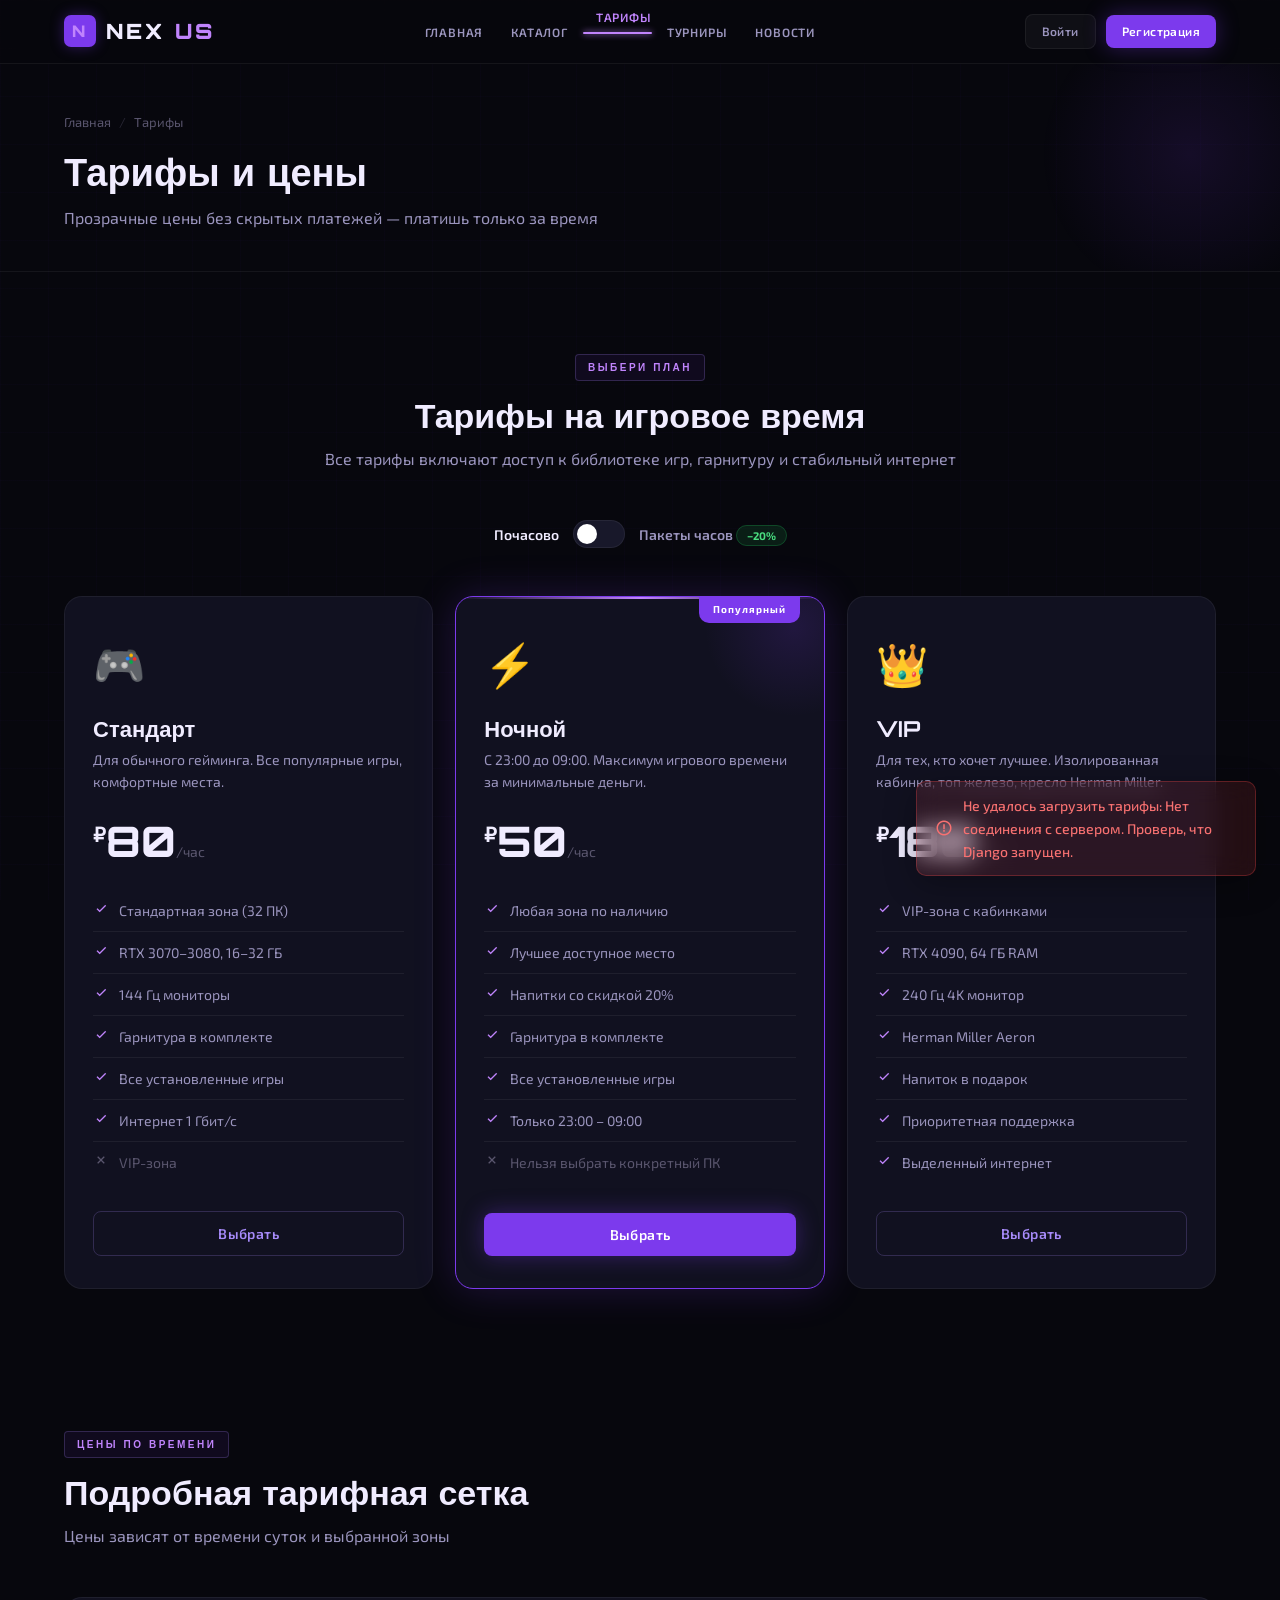
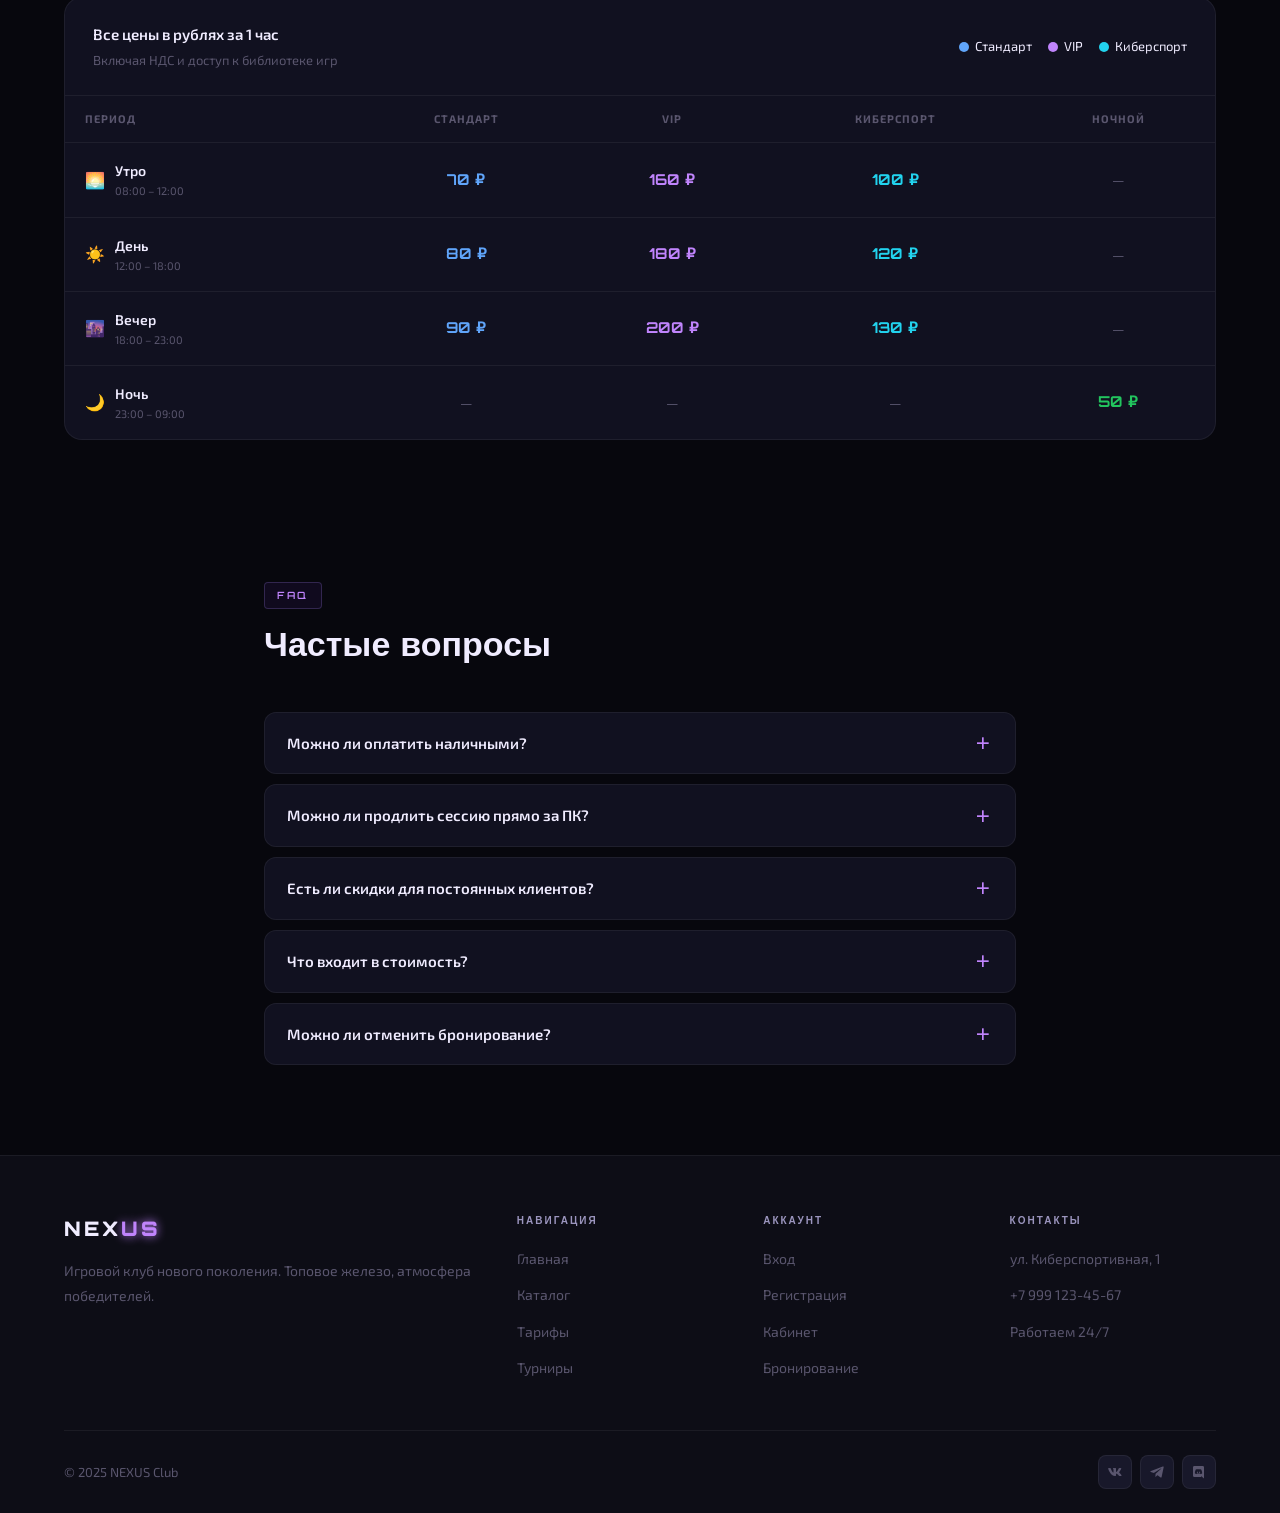
<file: tariffs.html>
<!DOCTYPE html>
<html lang="ru">
<head>
  <meta charset="UTF-8">
  <meta name="viewport" content="width=device-width, initial-scale=1.0">
  <title>NEXUS — Тарифы</title>
  <link rel="stylesheet" href="styles.css">
  <script src="api.js"></script>
  <style>
    /* Toggle billing */
    .billing-toggle {
      display: flex; align-items: center; gap: 14px; justify-content: center; margin-bottom: 48px;
    }
    .billing-label { font-size: 14px; color: var(--text-1); font-weight: 600; }
    .billing-label.active { color: var(--text-0); }
    .toggle-switch {
      width: 52px; height: 28px; background: var(--bg-elevated);
      border: 1px solid var(--border); border-radius: 14px;
      cursor: pointer; position: relative; transition: background var(--transition);
    }
    .toggle-switch.on { background: var(--accent); border-color: var(--accent); box-shadow: 0 0 14px var(--accent-glow); }
    .toggle-knob {
      position: absolute; top: 3px; left: 3px;
      width: 20px; height: 20px; border-radius: 50%;
      background: white; transition: left var(--transition);
    }
    .toggle-switch.on .toggle-knob { left: 27px; }
    .billing-badge {
      background: rgba(34,197,94,0.12); border: 1px solid rgba(34,197,94,0.25);
      color: #4ade80; font-size: 11px; font-weight: 700;
      padding: 3px 10px; border-radius: 12px;
    }

    /* Main tariff cards */
    .tariff-grid { display: grid; grid-template-columns: repeat(3, 1fr); gap: 22px; margin-bottom: 60px; }

    .tc {
      background: var(--bg-card); border: 1px solid var(--border);
      border-radius: var(--r-xl); padding: 32px 28px;
      position: relative; overflow: hidden; transition: all 0.25s ease;
      display: flex; flex-direction: column;
    }
    .tc:hover { transform: translateY(-5px); box-shadow: 0 20px 60px rgba(0,0,0,0.4); }
    .tc.highlighted {
      border-color: var(--accent);
      box-shadow: 0 0 40px rgba(124,58,237,0.22);
    }
    .tc.highlighted::before {
      content: ''; position: absolute; top: 0; left: 0; right: 0; height: 2px;
      background: linear-gradient(90deg, transparent, var(--accent-neon), transparent);
    }
    .tc-glow {
      position: absolute; top: -60px; right: -60px; width: 180px; height: 180px;
      border-radius: 50%; pointer-events: none;
    }
    .tc.highlighted .tc-glow { background: radial-gradient(circle, rgba(124,58,237,0.15) 0%, transparent 70%); }

    .tc-popular-badge {
      position: absolute; top: -1px; right: 24px;
      background: var(--accent); color: white;
      font-size: 10px; font-weight: 700; letter-spacing: 1px;
      padding: 5px 14px; border-radius: 0 0 10px 10px;
    }

    .tc-icon { font-size: 42px; margin-bottom: 18px; }
    .tc-name { font-size: 22px; margin-bottom: 6px; }
    .tc-desc { font-size: 14px; color: var(--text-1); margin-bottom: 26px; line-height: 1.6; }

    .tc-price-block { margin-bottom: 28px; }
    .tc-price-main { font-family: 'Orbitron', sans-serif; font-size: 42px; font-weight: 800; line-height: 1; }
    .tc-price-main .cur { font-size: 20px; vertical-align: super; }
    .tc-price-main .per { font-size: 14px; color: var(--text-2); font-family: 'Exo 2', sans-serif; font-weight: 400; }
    .tc-price-old { font-size: 14px; color: var(--text-2); text-decoration: line-through; margin-top: 4px; }
    .tc-save { font-size: 12px; color: var(--green); margin-top: 2px; }

    .tc-features { list-style: none; margin-bottom: 28px; flex: 1; }
    .tc-features li {
      display: flex; align-items: flex-start; gap: 10px;
      font-size: 14px; color: var(--text-1);
      padding: 9px 0; border-bottom: 1px solid var(--border);
    }
    .tc-features li:last-child { border-bottom: none; }
    .tc-features i { color: var(--accent-neon); font-size: 16px; margin-top: 1px; flex-shrink: 0; }
    .tc-features i.no { color: var(--text-2); }

    /* Zone rates table */
    .rates-section { margin-bottom: 60px; }
    .rates-card {
      background: var(--bg-card); border: 1px solid var(--border); border-radius: var(--r-xl); overflow: hidden;
    }
    .rates-header { padding: 24px 28px; border-bottom: 1px solid var(--border); display: flex; justify-content: space-between; align-items: center; }
    .rates-body { padding: 0; }
    .rates-table { width: 100%; border-collapse: collapse; }
    .rates-table thead th { padding: 14px 20px; font-size: 11px; text-transform: uppercase; letter-spacing: 1px; color: var(--text-2); border-bottom: 1px solid var(--border); text-align: left; font-weight: 700; }
    .rates-table thead th:not(:first-child) { text-align: center; }
    .rates-table tbody td { padding: 16px 20px; font-size: 14px; border-bottom: 1px solid var(--border); vertical-align: middle; }
    .rates-table tbody tr:last-child td { border-bottom: none; }
    .rates-table tbody tr:hover { background: rgba(255,255,255,0.02); }
    .rates-table td:not(:first-child) { text-align: center; }
    .rate-cell { font-family: 'Orbitron', sans-serif; font-size: 15px; font-weight: 700; }
    .rate-cell.std  { color: #60a5fa; }
    .rate-cell.vip  { color: var(--accent-neon); }
    .rate-cell.cyb  { color: #22d3ee; }
    .rate-cell.best { color: var(--green); }
    .time-row-label { display: flex; align-items: center; gap: 10px; }
    .time-icon { font-size: 16px; }

    /* FAQ */
    .faq-item {
      background: var(--bg-card); border: 1px solid var(--border);
      border-radius: var(--r-lg); overflow: hidden; margin-bottom: 10px;
    }
    .faq-q {
      padding: 18px 22px; cursor: pointer;
      display: flex; justify-content: space-between; align-items: center;
      font-size: 15px; font-weight: 600; color: var(--text-0);
      transition: background var(--transition); user-select: none;
    }
    .faq-q:hover { background: rgba(255,255,255,0.03); }
    .faq-q i { font-size: 20px; color: var(--accent-neon); transition: transform var(--transition); flex-shrink: 0; }
    .faq-item.open .faq-q i { transform: rotate(45deg); }
    .faq-a { display: none; padding: 0 22px 18px; font-size: 14px; color: var(--text-1); line-height: 1.75; border-top: 1px solid var(--border); padding-top: 14px; }
    .faq-item.open .faq-a { display: block; }

    @media (max-width: 900px) { .tariff-grid { grid-template-columns: 1fr; } }
    @media (max-width: 600px) { .tariff-grid { grid-template-columns: 1fr; } }
  </style>
</head>
<body>
<nav class="navbar">
  <div class="container">
    <a href="index.html" class="nav-logo"><span class="nav-logo-icon">N</span>NEX<span>US</span></a>
    <ul class="nav-links">
      <li><a href="index.html">Главная</a></li>
      <li><a href="catalog.html">Каталог</a></li>
      <li><a href="tariffs.html" class="active">Тарифы</a></li>
      <li><a href="tournaments.html">Турниры</a></li>
      <li><a href="news.html">Новости</a></li>
    </ul>
    <div class="nav-actions">
      <a href="auth.html" class="btn btn-ghost btn-sm">Войти</a>
      <a href="auth.html" class="btn btn-primary btn-sm">Регистрация</a>
      <button class="nav-burger" onclick="document.getElementById('nm').classList.toggle('open')"><span></span><span></span><span></span></button>
    </div>
  </div>
</nav>
<div class="nav-mobile" id="nm"><a href="index.html">Главная</a><a href="catalog.html">Каталог</a><a href="tariffs.html">Тарифы</a><a href="tournaments.html">Турниры</a><a href="news.html">Новости</a><a href="auth.html">Войти</a></div>

<div class="page-wrapper">
  <div class="page-hero">
    <div class="container">
      <div class="breadcrumb"><a href="index.html">Главная</a><span class="breadcrumb-sep">/</span><span>Тарифы</span></div>
      <h1>Тарифы и цены</h1>
      <p>Прозрачные цены без скрытых платежей — платишь только за время</p>
    </div>
  </div>

  <!-- MAIN TARIFF CARDS -->
  <section class="section" style="padding-bottom:0">
    <div class="container">
      <div class="section-header text-center">
        <div class="section-tag">Выбери план</div>
        <h2>Тарифы на игровое время</h2>
        <p>Все тарифы включают доступ к библиотеке игр, гарнитуру и стабильный интернет</p>
      </div>

      <!-- Billing toggle -->
      <div class="billing-toggle">
        <span class="billing-label active" id="lbl-hour">Почасово</span>
        <div class="toggle-switch" id="billingToggle" onclick="toggleBilling()">
          <div class="toggle-knob"></div>
        </div>
        <span class="billing-label" id="lbl-package">Пакеты часов <span class="billing-badge">−20%</span></span>
      </div>

      <div class="tariff-grid">

        <!-- STANDARD -->
        <div class="tc">
          <div class="tc-icon">🎮</div>
          <h3 class="tc-name">Стандарт</h3>
          <p class="tc-desc">Для обычного гейминга. Все популярные игры, комфортные места.</p>
          <div class="tc-price-block">
            <div class="tc-price-main"><span class="cur">₽</span><span id="pr-std">80</span><span class="per">/час</span></div>
            <div class="tc-price-old" id="pr-std-old" style="display:none">100 ₽/час</div>
            <div class="tc-save" id="pr-std-save" style="display:none">Пакет 10ч — экономишь 200 ₽</div>
          </div>
          <ul class="tc-features">
            <li><i class='bx bx-check'></i> Стандартная зона (32 ПК)</li>
            <li><i class='bx bx-check'></i> RTX 3070–3080, 16–32 ГБ</li>
            <li><i class='bx bx-check'></i> 144 Гц мониторы</li>
            <li><i class='bx bx-check'></i> Гарнитура в комплекте</li>
            <li><i class='bx bx-check'></i> Все установленные игры</li>
            <li><i class='bx bx-check'></i> Интернет 1 Гбит/с</li>
            <li><i class='bx bx-x no'></i> <span style="color:var(--text-2)">VIP-зона</span></li>
          </ul>
          <a href="booking.html" class="btn btn-outline btn-block">Выбрать</a>
        </div>

        <!-- NIGHT -->
        <div class="tc highlighted">
          <div class="tc-glow"></div>
          <div class="tc-popular-badge">Популярный</div>
          <div class="tc-icon">⚡</div>
          <h3 class="tc-name">Ночной</h3>
          <p class="tc-desc">С 23:00 до 09:00. Максимум игрового времени за минимальные деньги.</p>
          <div class="tc-price-block">
            <div class="tc-price-main"><span class="cur">₽</span><span id="pr-night">50</span><span class="per">/час</span></div>
            <div class="tc-price-old" id="pr-night-old" style="display:none">80 ₽/час</div>
            <div class="tc-save" id="pr-night-save" style="display:none">Пакет 8ч — экономишь 240 ₽</div>
          </div>
          <ul class="tc-features">
            <li><i class='bx bx-check'></i> Любая зона по наличию</li>
            <li><i class='bx bx-check'></i> Лучшее доступное место</li>
            <li><i class='bx bx-check'></i> Напитки со скидкой 20%</li>
            <li><i class='bx bx-check'></i> Гарнитура в комплекте</li>
            <li><i class='bx bx-check'></i> Все установленные игры</li>
            <li><i class='bx bx-check'></i> Только 23:00 – 09:00</li>
            <li><i class='bx bx-x no'></i> <span style="color:var(--text-2)">Нельзя выбрать конкретный ПК</span></li>
          </ul>
          <a href="booking.html" class="btn btn-primary btn-block">Выбрать</a>
        </div>

        <!-- VIP -->
        <div class="tc">
          <div class="tc-icon">👑</div>
          <h3 class="tc-name">VIP</h3>
          <p class="tc-desc">Для тех, кто хочет лучшее. Изолированная кабинка, топ железо, кресло Herman Miller.</p>
          <div class="tc-price-block">
            <div class="tc-price-main"><span class="cur">₽</span><span id="pr-vip">180</span><span class="per">/час</span></div>
            <div class="tc-price-old" id="pr-vip-old" style="display:none">225 ₽/час</div>
            <div class="tc-save" id="pr-vip-save" style="display:none">Пакет 10ч — экономишь 450 ₽</div>
          </div>
          <ul class="tc-features">
            <li><i class='bx bx-check'></i> VIP-зона с кабинками</li>
            <li><i class='bx bx-check'></i> RTX 4090, 64 ГБ RAM</li>
            <li><i class='bx bx-check'></i> 240 Гц 4K монитор</li>
            <li><i class='bx bx-check'></i> Herman Miller Aeron</li>
            <li><i class='bx bx-check'></i> Напиток в подарок</li>
            <li><i class='bx bx-check'></i> Приоритетная поддержка</li>
            <li><i class='bx bx-check'></i> Выделенный интернет</li>
          </ul>
          <a href="booking.html" class="btn btn-outline btn-block">Выбрать</a>
        </div>

      </div>
    </div>
  </section>

  <!-- RATES TABLE -->
  <section class="section rates-section">
    <div class="container">
      <div class="section-header">
        <div class="section-tag">Цены по времени</div>
        <h2>Подробная тарифная сетка</h2>
        <p>Цены зависят от времени суток и выбранной зоны</p>
      </div>
      <div class="rates-card">
        <div class="rates-header">
          <div>
            <div style="font-size:15px;font-weight:600;margin-bottom:3px">Все цены в рублях за 1 час</div>
            <div class="text-muted text-sm">Включая НДС и доступ к библиотеке игр</div>
          </div>
          <div style="display:flex;gap:16px;flex-wrap:wrap">
            <span style="display:flex;align-items:center;gap:6px;font-size:13px"><span style="width:10px;height:10px;border-radius:50%;background:#60a5fa;display:inline-block"></span>Стандарт</span>
            <span style="display:flex;align-items:center;gap:6px;font-size:13px"><span style="width:10px;height:10px;border-radius:50%;background:var(--accent-neon);display:inline-block"></span>VIP</span>
            <span style="display:flex;align-items:center;gap:6px;font-size:13px"><span style="width:10px;height:10px;border-radius:50%;background:#22d3ee;display:inline-block"></span>Киберспорт</span>
          </div>
        </div>
        <div class="rates-body">
          <table class="rates-table">
            <thead>
              <tr>
                <th>Период</th>
                <th>Стандарт</th>
                <th>VIP</th>
                <th>Киберспорт</th>
                <th>Ночной</th>
              </tr>
            </thead>
            <tbody>
              <tr>
                <td><div class="time-row-label"><span class="time-icon">🌅</span><div><div style="font-weight:600;font-size:14px;color:var(--text-0)">Утро</div><div class="text-muted text-xs">08:00 – 12:00</div></div></div></td>
                <td><span class="rate-cell std">70 ₽</span></td>
                <td><span class="rate-cell vip">160 ₽</span></td>
                <td><span class="rate-cell cyb">100 ₽</span></td>
                <td><span class="text-muted">—</span></td>
              </tr>
              <tr>
                <td><div class="time-row-label"><span class="time-icon">☀️</span><div><div style="font-weight:600;font-size:14px;color:var(--text-0)">День</div><div class="text-muted text-xs">12:00 – 18:00</div></div></div></td>
                <td><span class="rate-cell std">80 ₽</span></td>
                <td><span class="rate-cell vip">180 ₽</span></td>
                <td><span class="rate-cell cyb">120 ₽</span></td>
                <td><span class="text-muted">—</span></td>
              </tr>
              <tr>
                <td><div class="time-row-label"><span class="time-icon">🌆</span><div><div style="font-weight:600;font-size:14px;color:var(--text-0)">Вечер</div><div class="text-muted text-xs">18:00 – 23:00</div></div></div></td>
                <td><span class="rate-cell std">90 ₽</span></td>
                <td><span class="rate-cell vip">200 ₽</span></td>
                <td><span class="rate-cell cyb">130 ₽</span></td>
                <td><span class="text-muted">—</span></td>
              </tr>
              <tr>
                <td><div class="time-row-label"><span class="time-icon">🌙</span><div><div style="font-weight:600;font-size:14px;color:var(--text-0)">Ночь</div><div class="text-muted text-xs">23:00 – 09:00</div></div></div></td>
                <td><span class="text-muted">—</span></td>
                <td><span class="text-muted">—</span></td>
                <td><span class="text-muted">—</span></td>
                <td><span class="rate-cell best">50 ₽</span></td>
              </tr>
            </tbody>
          </table>
        </div>
      </div>
    </div>
  </section>

  <!-- FAQ -->
  <section class="section" style="padding-top:0">
    <div class="container container-sm">
      <div class="section-header">
        <div class="section-tag">FAQ</div>
        <h2>Частые вопросы</h2>
      </div>
      <div id="faqList">
        <div class="faq-item">
          <div class="faq-q" onclick="toggleFaq(this)"><span>Можно ли оплатить наличными?</span><i class='bx bx-plus'></i></div>
          <div class="faq-a">Да, на кассе принимаем наличные и все виды банковских карт. При онлайн-бронировании оплата списывается с баланса NEXUS-аккаунта.</div>
        </div>
        <div class="faq-item">
          <div class="faq-q" onclick="toggleFaq(this)"><span>Можно ли продлить сессию прямо за ПК?</span><i class='bx bx-plus'></i></div>
          <div class="faq-a">Да! Если место не забронировано следующим игроком, можно продлить сессию прямо в личном кабинете или попросить персонал. Деньги спишутся с баланса автоматически.</div>
        </div>
        <div class="faq-item">
          <div class="faq-q" onclick="toggleFaq(this)"><span>Есть ли скидки для постоянных клиентов?</span><i class='bx bx-plus'></i></div>
          <div class="faq-a">Да, действует программа лояльности. При пополнении баланса от 1000 ₽ начисляется 5% кэшбэк, от 3000 ₽ — 10%. Кэшбэк можно тратить на будущие сессии.</div>
        </div>
        <div class="faq-item">
          <div class="faq-q" onclick="toggleFaq(this)"><span>Что входит в стоимость?</span><i class='bx bx-plus'></i></div>
          <div class="faq-a">В стоимость всех тарифов входит: доступ к установленным играм, гарнитура, мышь, клавиатура, интернет. В VIP-тарифе дополнительно — напиток и Herman Miller кресло.</div>
        </div>
        <div class="faq-item">
          <div class="faq-q" onclick="toggleFaq(this)"><span>Можно ли отменить бронирование?</span><i class='bx bx-plus'></i></div>
          <div class="faq-a">Бронирование можно отменить бесплатно за 1 час до начала сессии. При отмене менее чем за час или неявке возвращается 50% стоимости на баланс.</div>
        </div>
      </div>
    </div>
  </section>

</div>

<footer class="footer">
  <div class="container">
    <div class="footer-grid">
      <div><div class="footer-logo">NEX<span>US</span></div><p class="footer-desc">Игровой клуб нового поколения. Топовое железо, атмосфера победителей.</p></div>
      <div><div class="footer-col-title">Навигация</div><ul class="footer-links"><li><a href="index.html">Главная</a></li><li><a href="catalog.html">Каталог</a></li><li><a href="tariffs.html">Тарифы</a></li><li><a href="tournaments.html">Турниры</a></li></ul></div>
      <div><div class="footer-col-title">Аккаунт</div><ul class="footer-links"><li><a href="auth.html">Вход</a></li><li><a href="auth.html">Регистрация</a></li><li><a href="profile.html">Кабинет</a></li><li><a href="booking.html">Бронирование</a></li></ul></div>
      <div><div class="footer-col-title">Контакты</div><ul class="footer-links"><li><a href="#">ул. Киберспортивная, 1</a></li><li><a href="tel:+79991234567">+7 999 123-45-67</a></li><li><a href="#">Работаем 24/7</a></li></ul></div>
    </div>
    <div class="footer-bottom"><div class="footer-copy">© 2025 NEXUS Club</div><div class="footer-socials"><a href="#"><i class='bx bxl-vk'></i></a><a href="#"><i class='bx bxl-telegram'></i></a><a href="#"><i class='bx bxl-discord'></i></a></div></div>
  </div>
</footer>

<script>
document.addEventListener('DOMContentLoaded', async () => {

  let allTariffs = [];
  let isPackage  = false;

  /* ════════════════════════════════════
     ЗАГРУЗКА ТАРИФОВ
  ════════════════════════════════════ */
  async function loadTariffs() {
    try {
      allTariffs = await TariffsAPI.getAll();
      renderTariffs();
    } catch (err) {
      showToast('Не удалось загрузить тарифы: ' + err.message, 'error');
    }
  }

  /* ════════════════════════════════════
     РЕНДЕР КАРТОЧЕК
  ════════════════════════════════════ */

  // Иконки и стили для каждого тарифа по имени
  function getTariffStyle(name) {
    const n = (name || '').toLowerCase();
    if (n.includes('vip'))     return { icon: '👑', popular: false };
    if (n.includes('ноч'))     return { icon: '⚡', popular: true  };
    return                            { icon: '🎮', popular: false };
  }

  // Скидка 20% для пакетного режима
  function getPackagePrice(price) {
    return (parseFloat(price) * 0.8).toFixed(0);
  }

  function renderTariffs() {
    const container = document.querySelector('.tariff-grid');
    if (!container || !allTariffs.length) return;

    container.innerHTML = allTariffs.map(t => {
      const { icon, popular } = getTariffStyle(t.name);
      const basePrice  = parseFloat(t.price_per_hour);
      const pkgPrice   = getPackagePrice(basePrice);

      return `
        <div class="tc ${popular ? 'highlighted' : ''}">
          ${popular ? `
            <div class="tc-glow"></div>
            <div class="tc-popular-badge">Популярный</div>` : ''}
          <div class="tc-icon">${icon}</div>
          <h3 class="tc-name">${t.name}</h3>
          <p class="tc-desc">${t.description || ''}</p>
          <div class="tc-price-block">
            <div class="tc-price-main">
              <span class="cur">₽</span>
              <span class="price-val" data-base="${basePrice}" data-pkg="${pkgPrice}">
                ${basePrice.toFixed(0)}
              </span>
              <span class="per">/час</span>
            </div>
            <div class="tc-price-old" style="display:none">
              ${basePrice.toFixed(0)} ₽/час
            </div>
            <div class="tc-save" style="display:none">
              Пакет 10ч — экономишь ${(basePrice * 10 * 0.2).toFixed(0)} ₽
            </div>
          </div>
          <ul class="tc-features">
            ${getTariffFeatures(t.name)}
          </ul>
          <a href="booking.html" class="btn ${popular ? 'btn-primary' : 'btn-outline'} btn-block">
            Выбрать
          </a>
        </div>`;
    }).join('');
  }

  // Фичи по названию тарифа
  function getTariffFeatures(name) {
    const n = (name || '').toLowerCase();

    if (n.includes('vip')) return `
      <li><i class='bx bx-check'></i> VIP-зона с кабинками</li>
      <li><i class='bx bx-check'></i> RTX 4090, 64 ГБ RAM</li>
      <li><i class='bx bx-check'></i> 240 Гц 4K монитор</li>
      <li><i class='bx bx-check'></i> Herman Miller Aeron</li>
      <li><i class='bx bx-check'></i> Напиток в подарок</li>
      <li><i class='bx bx-check'></i> Выделенный интернет</li>`;

    if (n.includes('ноч')) return `
      <li><i class='bx bx-check'></i> Любая зона по наличию</li>
      <li><i class='bx bx-check'></i> Напитки со скидкой 20%</li>
      <li><i class='bx bx-check'></i> Все установленные игры</li>
      <li><i class='bx bx-check'></i> Только 23:00 – 09:00</li>
      <li><i class='bx bx-x no'></i> <span style="color:var(--text-2)">Нельзя выбрать конкретный ПК</span></li>`;

    return `
      <li><i class='bx bx-check'></i> Стандартная зона</li>
      <li><i class='bx bx-check'></i> RTX 3070–3080, 16–32 ГБ</li>
      <li><i class='bx bx-check'></i> 144 Гц мониторы</li>
      <li><i class='bx bx-check'></i> Гарнитура в комплекте</li>
      <li><i class='bx bx-check'></i> Все установленные игры</li>
      <li><i class='bx bx-check'></i> Интернет 1 Гбит/с</li>`;
  }

  /* ════════════════════════════════════
     ПЕРЕКЛЮЧАТЕЛЬ ПОЧАСОВО / ПАКЕТ
  ════════════════════════════════════ */
  window.toggleBilling = function() {
    isPackage = !isPackage;
    document.getElementById('billingToggle').classList.toggle('on', isPackage);
    document.getElementById('lbl-hour').classList.toggle('active', !isPackage);
    document.getElementById('lbl-package').classList.toggle('active', isPackage);

    document.querySelectorAll('.price-val').forEach(el => {
      el.textContent = isPackage ? el.dataset.pkg : el.dataset.base;
    });
    document.querySelectorAll('.tc-price-old').forEach(el => {
      el.style.display = isPackage ? '' : 'none';
    });
    document.querySelectorAll('.tc-save').forEach(el => {
      el.style.display = isPackage ? '' : 'none';
    });
  };

  /* ════════════════════════════════════
     FAQ
  ════════════════════════════════════ */
  window.toggleFaq = function(el) {
    el.parentElement.classList.toggle('open');
  };

  /* ── Запуск ── */
  await loadTariffs();

});
</script>
</body>
</html>
</file>
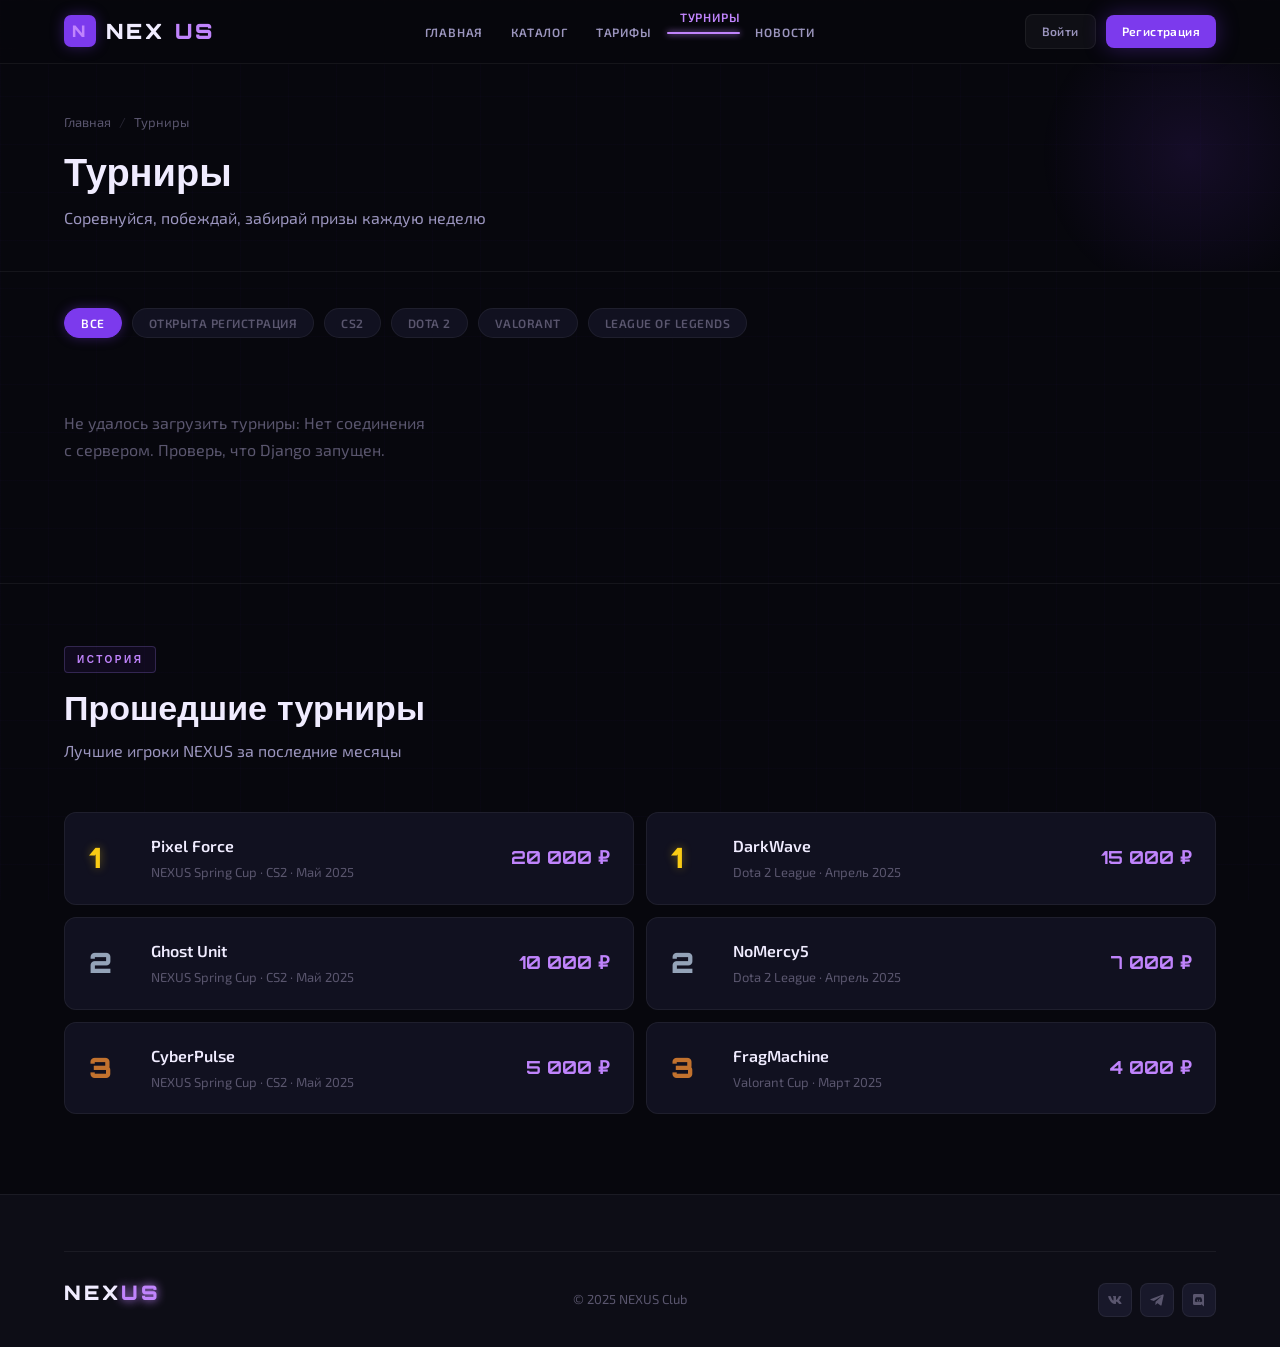
<file: tournaments.html>
<!DOCTYPE html>
<html lang="ru">
<head>
  <meta charset="UTF-8">
  <meta name="viewport" content="width=device-width, initial-scale=1.0">
  <title>NEXUS — Турниры</title>
  <link rel="stylesheet" href="styles.css">
  <script src="api.js"></script>
  <style>
    /* Filter bar */
    .filter-bar { display: flex; align-items: center; gap: 10px; flex-wrap: wrap; margin-bottom: 32px; }
    .filter-chip {
      padding: 7px 16px; font-size: 12px; font-weight: 600; text-transform: uppercase; letter-spacing: 0.5px;
      border-radius: 20px; border: 1px solid var(--border); background: var(--bg-card);
      color: var(--text-2); cursor: pointer; transition: all var(--transition);
    }
    .filter-chip:hover { color: var(--text-0); border-color: var(--border-light); }
    .filter-chip.active { background: var(--accent); border-color: var(--accent); color: white; box-shadow: 0 0 12px var(--accent-glow); }

    /* Tournament cards */
    .t-grid { display: grid; grid-template-columns: repeat(auto-fill, minmax(340px, 1fr)); gap: 22px; }

    .t-card {
      background: var(--bg-card); border: 1px solid var(--border);
      border-radius: var(--r-xl); overflow: hidden; transition: all 0.25s ease;
      display: flex; flex-direction: column;
    }
    .t-card:hover { transform: translateY(-4px); box-shadow: 0 16px 48px rgba(0,0,0,0.4); border-color: var(--accent-border); }

    .t-banner {
      height: 160px; position: relative; display: flex; align-items: center;
      justify-content: space-between; padding: 20px 24px;
      overflow: hidden;
    }
    .t-banner::after {
      content: ''; position: absolute; inset: 0;
      background: linear-gradient(to right, rgba(0,0,0,0.6) 0%, transparent 60%);
    }
    .t-banner.cs2  { background: linear-gradient(135deg, #0a1a0a, #0f2a10, #0a1a0a); }
    .t-banner.dota { background: linear-gradient(135deg, #1a0808, #2a1005, #1a0808); }
    .t-banner.val  { background: linear-gradient(135deg, #1a0810, #2a0512, #1a0810); }
    .t-banner.lol  { background: linear-gradient(135deg, #0a0a1a, #101028, #0a0a1a); }
    .t-banner.mixed { background: linear-gradient(135deg, #0a0a12, #16101e, #0a0a12); }
    .t-banner-info { position: relative; z-index: 1; }
    .t-game-badge {
      font-size: 11px; font-weight: 700; text-transform: uppercase; letter-spacing: 1.5px;
      color: white; background: rgba(255,255,255,0.1); border: 1px solid rgba(255,255,255,0.15);
      padding: 4px 12px; border-radius: 4px; backdrop-filter: blur(4px); margin-bottom: 10px; display: inline-block;
    }
    .t-banner-title { font-size: 20px; font-family: 'Orbitron', sans-serif; font-weight: 700; color: white; line-height: 1.2; max-width: 220px; }
    .t-banner-emoji { font-size: 64px; position: relative; z-index: 1; filter: drop-shadow(0 0 14px rgba(0,0,0,0.5)); }

    .t-body { padding: 20px 24px; flex: 1; display: flex; flex-direction: column; }
    .t-meta { display: flex; flex-wrap: wrap; gap: 14px; margin-bottom: 16px; }
    .t-meta-item { display: flex; align-items: center; gap: 6px; font-size: 13px; color: var(--text-1); }
    .t-meta-item i { color: var(--accent-neon); font-size: 15px; }

    .t-prize {
      display: flex; align-items: center; justify-content: space-between;
      background: rgba(124,58,237,0.08); border: 1px solid var(--accent-border);
      border-radius: var(--r); padding: 12px 16px; margin-bottom: 16px;
    }
    .t-prize-label { font-size: 11px; text-transform: uppercase; letter-spacing: 1px; color: var(--text-2); }
    .t-prize-val { font-family: 'Orbitron', sans-serif; font-size: 20px; font-weight: 800; color: var(--accent-neon); }

    .t-slots { margin-bottom: 18px; }
    .t-slots-label { display: flex; justify-content: space-between; font-size: 12px; color: var(--text-2); margin-bottom: 6px; }
    .t-slots-bar { height: 6px; background: var(--bg-elevated); border-radius: 3px; overflow: hidden; }
    .t-slots-fill { height: 100%; border-radius: 3px; transition: width 0.5s ease; }
    .fill-open   { background: linear-gradient(90deg, var(--accent), var(--accent-neon)); }
    .fill-almost { background: linear-gradient(90deg, var(--yellow), #f97316); }
    .fill-full   { background: var(--red); }

    .t-footer { margin-top: auto; padding-top: 16px; border-top: 1px solid var(--border); display: flex; justify-content: space-between; align-items: center; }

    /* Modal */
    .modal-overlay {
      display: none; position: fixed; inset: 0; z-index: 2000;
      background: rgba(0,0,0,0.75); backdrop-filter: blur(6px);
      align-items: center; justify-content: center; padding: 24px;
    }
    .modal-overlay.open { display: flex; }
    .modal {
      background: var(--bg-card); border: 1px solid var(--accent-border);
      border-radius: var(--r-xl); max-width: 560px; width: 100%;
      max-height: 90vh; overflow-y: auto;
      box-shadow: 0 0 60px rgba(124,58,237,0.25);
    }
    .modal-header {
      padding: 24px 28px; border-bottom: 1px solid var(--border);
      display: flex; justify-content: space-between; align-items: center;
    }
    .modal-close {
      width: 34px; height: 34px; display: flex; align-items: center; justify-content: center;
      background: var(--bg-elevated); border: 1px solid var(--border); border-radius: var(--r);
      cursor: pointer; color: var(--text-1); font-size: 18px; transition: all var(--transition); flex-shrink: 0;
    }
    .modal-close:hover { color: var(--text-0); }
    .modal-body { padding: 28px; }
    .modal-footer { padding: 20px 28px; border-top: 1px solid var(--border); display: flex; gap: 12px; justify-content: flex-end; }

    .prize-breakdown { display: grid; grid-template-columns: repeat(3, 1fr); gap: 12px; margin: 20px 0; }
    .prize-place {
      text-align: center; padding: 16px 12px;
      background: var(--bg-elevated); border: 1px solid var(--border); border-radius: var(--r-lg);
    }
    .prize-place-icon { font-size: 24px; margin-bottom: 6px; }
    .prize-place-label { font-size: 11px; color: var(--text-2); margin-bottom: 4px; }
    .prize-place-val { font-family: 'Orbitron', sans-serif; font-size: 16px; font-weight: 800; color: var(--accent-neon); }

    /* Past results */
    .result-card {
      background: var(--bg-card); border: 1px solid var(--border);
      border-radius: var(--r-lg); padding: 20px 24px;
      display: flex; align-items: center; gap: 18px;
      transition: border-color var(--transition);
    }
    .result-card:hover { border-color: var(--accent-border); }
    .result-place { font-family: 'Orbitron', sans-serif; font-size: 28px; font-weight: 900; color: var(--text-2); width: 44px; flex-shrink: 0; }
    .result-place.gold   { color: #facc15; text-shadow: 0 0 10px rgba(250,204,21,0.4); }
    .result-place.silver { color: #94a3b8; }
    .result-place.bronze { color: #c2722e; }
    .result-info { flex: 1; }
    .result-name { font-size: 16px; font-weight: 600; margin-bottom: 3px; }
    .result-game { font-size: 13px; color: var(--text-2); }
    .result-prize { font-family: 'Orbitron', sans-serif; font-size: 18px; font-weight: 700; color: var(--accent-neon); }

    @media (max-width: 768px) { .t-grid { grid-template-columns: 1fr; } }
  </style>
</head>
<body>
<nav class="navbar">
  <div class="container">
    <a href="index.html" class="nav-logo"><span class="nav-logo-icon">N</span>NEX<span>US</span></a>
    <ul class="nav-links">
      <li><a href="index.html">Главная</a></li>
      <li><a href="catalog.html">Каталог</a></li>
      <li><a href="tariffs.html">Тарифы</a></li>
      <li><a href="tournaments.html" class="active">Турниры</a></li>
      <li><a href="news.html">Новости</a></li>
    </ul>
    <div class="nav-actions">
      <a href="auth.html" class="btn btn-ghost btn-sm">Войти</a>
      <a href="auth.html" class="btn btn-primary btn-sm">Регистрация</a>
      <button class="nav-burger" onclick="document.getElementById('nm').classList.toggle('open')"><span></span><span></span><span></span></button>
    </div>
  </div>
</nav>
<div class="nav-mobile" id="nm"><a href="index.html">Главная</a><a href="catalog.html">Каталог</a><a href="tariffs.html">Тарифы</a><a href="tournaments.html">Турниры</a><a href="news.html">Новости</a><a href="auth.html">Войти</a></div>

<div class="page-wrapper">
  <div class="page-hero">
    <div class="container">
      <div class="breadcrumb"><a href="index.html">Главная</a><span class="breadcrumb-sep">/</span><span>Турниры</span></div>
      <h1>Турниры</h1>
      <p>Соревнуйся, побеждай, забирай призы каждую неделю</p>
    </div>
  </div>

  <section class="section" style="padding-top:36px">
    <div class="container">

      <!-- Filter chips -->
      <div class="filter-bar">
        <button class="filter-chip active" onclick="filter('all',this)">Все</button>
        <button class="filter-chip" onclick="filter('open',this)">Открыта регистрация</button>
        <button class="filter-chip" onclick="filter('cs2',this)">CS2</button>
        <button class="filter-chip" onclick="filter('dota2',this)">Dota 2</button>
        <button class="filter-chip" onclick="filter('valorant',this)">Valorant</button>
        <button class="filter-chip" onclick="filter('lol',this)">League of Legends</button>
      </div>

      <!-- Grid -->
      <div class="t-grid" id="tournGrid"></div>

    </div>
  </section>

  <!-- Past results -->
  <section class="section" style="border-top:1px solid var(--border);padding-top:60px">
    <div class="container">
      <div class="section-header">
        <div class="section-tag">История</div>
        <h2>Прошедшие турниры</h2>
        <p>Лучшие игроки NEXUS за последние месяцы</p>
      </div>
      <div class="grid grid-2" style="gap:12px">
        <div class="result-card"><div class="result-place gold">1</div><div class="result-info"><div class="result-name">Pixel Force</div><div class="result-game">NEXUS Spring Cup · CS2 · Май 2025</div></div><div class="result-prize">20 000 ₽</div></div>
        <div class="result-card"><div class="result-place gold">1</div><div class="result-info"><div class="result-name">DarkWave</div><div class="result-game">Dota 2 League · Апрель 2025</div></div><div class="result-prize">15 000 ₽</div></div>
        <div class="result-card"><div class="result-place silver">2</div><div class="result-info"><div class="result-name">Ghost Unit</div><div class="result-game">NEXUS Spring Cup · CS2 · Май 2025</div></div><div class="result-prize">10 000 ₽</div></div>
        <div class="result-card"><div class="result-place silver">2</div><div class="result-info"><div class="result-name">NoMercy5</div><div class="result-game">Dota 2 League · Апрель 2025</div></div><div class="result-prize">7 000 ₽</div></div>
        <div class="result-card"><div class="result-place bronze">3</div><div class="result-info"><div class="result-name">CyberPulse</div><div class="result-game">NEXUS Spring Cup · CS2 · Май 2025</div></div><div class="result-prize">5 000 ₽</div></div>
        <div class="result-card"><div class="result-place bronze">3</div><div class="result-info"><div class="result-name">FragMachine</div><div class="result-game">Valorant Cup · Март 2025</div></div><div class="result-prize">4 000 ₽</div></div>
      </div>
    </div>
  </section>
</div>

<!-- MODAL -->
<div class="modal-overlay" id="modalOverlay" onclick="closeModal(event)">
  <div class="modal" id="modal">
    <div class="modal-header">
      <h3 id="modalTitle" style="font-size:18px">Турнир</h3>
      <button class="modal-close" onclick="closeModalDirect()"><i class='bx bx-x'></i></button>
    </div>
    <div class="modal-body" id="modalBody"></div>
    <div class="modal-footer">
      <button class="btn btn-ghost" onclick="closeModalDirect()">Закрыть</button>
      <a href="auth.html" class="btn btn-primary"><i class='bx bx-user-plus'></i> Зарегистрироваться</a>
    </div>
  </div>
</div>

<footer class="footer">
  <div class="container">
    <div class="footer-bottom"><div class="footer-logo">NEX<span style="color:var(--accent-neon)">US</span></div><div class="footer-copy">© 2025 NEXUS Club</div><div class="footer-socials"><a href="#"><i class='bx bxl-vk'></i></a><a href="#"><i class='bx bxl-telegram'></i></a><a href="#"><i class='bx bxl-discord'></i></a></div></div>
  </div>
</footer>

<script>
document.addEventListener('DOMContentLoaded', async () => {

  let allTournaments = [];

  /* ════════════════════════════════════
     ЗАГРУЗКА ТУРНИРОВ
  ════════════════════════════════════ */
  async function loadTournaments() {
    try {
      allTournaments = await TournamentsAPI.getAll();
      renderCards(allTournaments);
    } catch (err) {
      document.getElementById('tournGrid').innerHTML =
        `<p class="text-muted" style="padding:40px 0">
           Не удалось загрузить турниры: ${err.message}
         </p>`;
    }
  }

  /* ════════════════════════════════════
     РЕНДЕР КАРТОЧЕК
  ════════════════════════════════════ */
  const statusLabel = { open:'Регистрация открыта', ongoing:'Идёт', finished:'Завершён' };
  const statusBadge = { open:'badge-success', ongoing:'badge-warning', finished:'badge-info' };
  const dotC        = { open:'dot-green', ongoing:'dot-yellow', finished:'' };

  // Эмодзи и цвет баннера по названию игры
  function getBannerStyle(game) {
    const g = (game || '').toLowerCase();
    if (g.includes('cs') || g.includes('counter'))
      return { cls: 'cs2',  emoji: '🎯' };
    if (g.includes('dota'))
      return { cls: 'dota', emoji: '⚔️' };
    if (g.includes('valorant'))
      return { cls: 'val',  emoji: '💥' };
    if (g.includes('league') || g.includes('lol'))
      return { cls: 'lol',  emoji: '🧙' };
    return { cls: 'mixed', emoji: '🎮' };
  }

  function slotPct(current, max) {
    if (!max) return 0;
    return Math.round((current / max) * 100);
  }
  function fillClass(pct) {
    if (pct >= 100) return 'fill-full';
    if (pct >= 75)  return 'fill-almost';
    return 'fill-open';
  }

  function renderCards(list) {
    const grid = document.getElementById('tournGrid');
    if (!list.length) {
      grid.innerHTML = '<p class="text-muted" style="padding:40px 0">Турниров пока нет</p>';
      return;
    }

    grid.innerHTML = list.map(t => {
      const { cls, emoji } = getBannerStyle(t.game);
      const pct  = slotPct(t.participants_count, t.max_participants);
      const st   = t.status || 'open';
      const fee  = parseFloat(t.entry_fee) === 0 ? 'Бесплатно' : `${t.entry_fee} ₽/чел`;
      const date = new Date(t.start_time).toLocaleDateString('ru-RU', {
        day: 'numeric', month: 'long', year: 'numeric'
      });

      return `
        <div class="t-card">
          <div class="t-banner ${cls}">
            <div class="t-banner-info">
              <div class="t-game-badge">${t.game}</div>
              <div class="t-banner-title">${t.title}</div>
            </div>
            <div class="t-banner-emoji">${emoji}</div>
          </div>
          <div class="t-body">
            <div class="t-meta">
              <div class="t-meta-item"><i class='bx bx-calendar'></i>${date}</div>
              <div class="t-meta-item">
                <i class='bx bx-group'></i>${t.participants_count}/${t.max_participants} команд
              </div>
              <div class="t-meta-item"><i class='bx bxs-wallet'></i>Взнос: ${fee}</div>
            </div>
            <div class="t-prize">
              <div>
                <div class="t-prize-label">Призовой фонд</div>
                <div class="t-prize-val">₽ ${Number(t.prize_pool).toLocaleString('ru-RU')}</div>
              </div>
              <span class="badge ${statusBadge[st] || 'badge-info'}">
                ${dotC[st] ? `<span class="status-dot ${dotC[st]}"></span>` : ''}
                ${statusLabel[st] || st}
              </span>
            </div>
            <div class="t-slots">
              <div class="t-slots-label">
                <span>Занято мест</span>
                <span>${t.participants_count}/${t.max_participants}</span>
              </div>
              <div class="t-slots-bar">
                <div class="t-slots-fill ${fillClass(pct)}" style="width:${pct}%"></div>
              </div>
            </div>
            <div class="t-footer">
              <button class="btn btn-ghost btn-sm" onclick="openModal(${t.id})">
                Подробнее
              </button>
              ${st === 'open' && pct < 100
                ? `<button class="btn btn-primary btn-sm"
                           onclick="joinTournament(${t.id}, this)">
                     <i class='bx bx-user-plus'></i> Участвовать
                   </button>`
                : `<button class="btn btn-ghost btn-sm" disabled style="opacity:.5">
                     ${pct >= 100 ? 'Мест нет' : 'Закрыто'}
                   </button>`
              }
            </div>
          </div>
        </div>`;
    }).join('');
  }

  /* ════════════════════════════════════
     ФИЛЬТРАЦИЯ
  ════════════════════════════════════ */
  window.filter = function(f, btn) {
    document.querySelectorAll('.filter-chip').forEach(c => c.classList.remove('active'));
    btn.classList.add('active');
    if (f === 'all')  return renderCards(allTournaments);
    if (f === 'open') return renderCards(allTournaments.filter(t => t.status === 'open'));
    // фильтр по игре — ищем вхождение в названии
    renderCards(allTournaments.filter(t =>
      (t.game || '').toLowerCase().includes(f.toLowerCase())
    ));
  };

  /* ════════════════════════════════════
     МОДАЛЬНОЕ ОКНО
  ════════════════════════════════════ */
  window.openModal = function(id) {
    const t = allTournaments.find(x => x.id === id);
    if (!t) return;

    const date = new Date(t.start_time).toLocaleDateString('ru-RU', {
      day: 'numeric', month: 'long', year: 'numeric', hour: '2-digit', minute: '2-digit'
    });
    const fee = parseFloat(t.entry_fee) === 0 ? 'Бесплатно' : `${t.entry_fee} ₽/чел`;
    const st  = t.status || 'open';

    document.getElementById('modalTitle').textContent = t.title;
    document.getElementById('modalBody').innerHTML = `
      <div class="badge ${statusBadge[st] || 'badge-info'} mb-4">
        ${statusLabel[st] || st}
      </div>
      <p style="font-size:15px;color:var(--text-1);line-height:1.75;margin-bottom:22px">
        ${t.description || 'Описание отсутствует.'}
      </p>
      <div class="prize-breakdown">
        <div class="prize-place">
          <div class="prize-place-icon">🥇</div>
          <div class="prize-place-label">1 место</div>
          <div class="prize-place-val">
            ${Math.round(Number(t.prize_pool) * 0.6).toLocaleString('ru-RU')} ₽
          </div>
        </div>
        <div class="prize-place">
          <div class="prize-place-icon">🥈</div>
          <div class="prize-place-label">2 место</div>
          <div class="prize-place-val">
            ${Math.round(Number(t.prize_pool) * 0.3).toLocaleString('ru-RU')} ₽
          </div>
        </div>
        <div class="prize-place">
          <div class="prize-place-icon">🥉</div>
          <div class="prize-place-label">3 место</div>
          <div class="prize-place-val">
            ${Math.round(Number(t.prize_pool) * 0.1).toLocaleString('ru-RU')} ₽
          </div>
        </div>
      </div>
      <div style="display:grid;grid-template-columns:1fr 1fr;gap:12px;margin-top:8px">
        ${[['Игра', t.game], ['Дата', date],
           ['Команды', `${t.participants_count}/${t.max_participants}`],
           ['Взнос', fee]].map(([l, v]) => `
          <div style="background:var(--bg-elevated);border:1px solid var(--border);
                      border-radius:var(--r);padding:12px 14px">
            <div style="font-size:11px;color:var(--text-2);text-transform:uppercase;
                        letter-spacing:0.5px;margin-bottom:4px">${l}</div>
            <div style="font-size:14px;font-weight:600">${v}</div>
          </div>`).join('')}
      </div>`;

    // Кнопка в подвале модала
    const footerBtn = document.querySelector('.modal-footer .btn-primary');
    if (footerBtn) {
      if (st === 'open' && t.participants_count < t.max_participants) {
        footerBtn.style.display = '';
        footerBtn.onclick = () => { joinTournament(t.id, footerBtn); closeModalDirect(); };
      } else {
        footerBtn.style.display = 'none';
      }
    }

    document.getElementById('modalOverlay').classList.add('open');
  };

  window.closeModal = function(e) {
    if (e.target === document.getElementById('modalOverlay')) closeModalDirect();
  };
  window.closeModalDirect = function() {
    document.getElementById('modalOverlay').classList.remove('open');
  };

  /* ════════════════════════════════════
     ЗАПИСЬ НА ТУРНИР
  ════════════════════════════════════ */
  window.joinTournament = async function(id, btn) {
    if (!Auth.isLoggedIn()) {
      showToast('Войди в аккаунт чтобы участвовать', 'warning');
      setTimeout(() => window.location.href = 'auth.html', 1200);
      return;
    }

    setLoading(btn, true);
    try {
      await TournamentsAPI.join(id);
      showToast('Ты зарегистрирован на турнир! 🏆', 'success');

      // Обновляем счётчик локально чтобы не перезагружать страницу
      const t = allTournaments.find(x => x.id === id);
      if (t) t.participants_count++;
      renderCards(allTournaments);

    } catch (err) {
      showToast(err.message || 'Не удалось записаться', 'error');
      setLoading(btn, false);
    }
  };

  /* ── Запуск ── */
  await loadTournaments();

}); // конец DOMContentLoaded
</script>
</body>
</html>
</file>
<file: styles.css>
@import url('https://fonts.googleapis.com/css2?family=Orbitron:wght@400;500;600;700;800;900&family=Exo+2:ital,wght@0,300;0,400;0,500;0,600;0,700;1,400&display=swap');
@import url('https://unpkg.com/boxicons@2.1.4/css/boxicons.min.css');

/* ═══════════════════════════════════════
   VARIABLES
═══════════════════════════════════════ */
:root {
  --bg-0:       #07070d;
  --bg-1:       #0d0d16;
  --bg-card:    #111120;
  --bg-elevated:#18182a;
  --bg-hover:   #20203a;

  --accent:        #7c3aed;
  --accent-mid:    #8b5cf6;
  --accent-light:  #a78bfa;
  --accent-neon:   #c084fc;
  --accent-glow:   rgba(124, 58, 237, 0.35);
  --accent-border: rgba(167, 139, 250, 0.22);

  --green:   #22c55e;
  --red:     #ef4444;
  --yellow:  #eab308;
  --blue:    #3b82f6;
  --cyan:    #06b6d4;

  --text-0:   #f0ecff;
  --text-1:   #9b95be;
  --text-2:   #5a566e;

  --border:       rgba(255,255,255,0.06);
  --border-light: rgba(255,255,255,0.10);

  --nav-h: 64px;
  --r:     8px;
  --r-lg:  12px;
  --r-xl:  18px;
  --transition: 0.2s ease;
}

/* ═══════════════════════════════════════
   RESET & BASE
═══════════════════════════════════════ */
*, *::before, *::after { box-sizing: border-box; margin: 0; padding: 0; }
html { scroll-behavior: smooth; }

body {
  font-family: 'Exo 2', sans-serif;
  background: var(--bg-0);
  color: var(--text-0);
  min-height: 100vh;
  overflow-x: hidden;
  line-height: 1.65;
}

/* Grid background texture */
body::before {
  content: '';
  position: fixed; inset: 0; z-index: 0; pointer-events: none;
  background-image:
    linear-gradient(rgba(124,58,237,0.025) 1px, transparent 1px),
    linear-gradient(90deg, rgba(124,58,237,0.025) 1px, transparent 1px);
  background-size: 48px 48px;
}

h1,h2,h3,h4,h5 {
  font-family: 'Orbitron', sans-serif;
  line-height: 1.2;
  font-weight: 700;
}
a { color: var(--accent-light); text-decoration: none; transition: color var(--transition); }
a:hover { color: var(--accent-neon); }
img { display: block; max-width: 100%; }
button { cursor: pointer; font-family: 'Exo 2', sans-serif; }
input, select, textarea { font-family: 'Exo 2', sans-serif; }

.page-wrapper { padding-top: var(--nav-h); min-height: 100vh; position: relative; z-index: 1; }

/* ═══════════════════════════════════════
   CONTAINER
═══════════════════════════════════════ */
.container { max-width: 1200px; margin: 0 auto; padding: 0 24px; }
.container-sm { max-width: 800px; margin: 0 auto; padding: 0 24px; }
.container-lg { max-width: 1400px; margin: 0 auto; padding: 0 32px; }

/* ═══════════════════════════════════════
   NAVBAR
═══════════════════════════════════════ */
.navbar {
  position: fixed; top: 0; left: 0; right: 0;
  height: var(--nav-h);
  background: rgba(7,7,13,0.88);
  backdrop-filter: blur(24px);
  -webkit-backdrop-filter: blur(24px);
  border-bottom: 1px solid var(--border);
  z-index: 1000;
  display: flex; align-items: center;
}
.navbar .container { display: flex; align-items: center; justify-content: space-between; width: 100%; }

.nav-logo {
  font-family: 'Orbitron', sans-serif;
  font-size: 21px; font-weight: 900; letter-spacing: 3px;
  color: var(--text-0); text-decoration: none;
  display: flex; align-items: center; gap: 10px;
}
.nav-logo-icon {
  width: 32px; height: 32px;
  background: var(--accent);
  border-radius: 7px;
  display: flex; align-items: center; justify-content: center;
  box-shadow: 0 0 14px var(--accent-glow);
  font-size: 16px; color: white; font-weight: 900;
}
.nav-logo span { color: var(--accent-neon); }

.nav-links { display: flex; align-items: center; gap: 2px; list-style: none; }
.nav-links a {
  padding: 7px 13px;
  font-size: 12px; font-weight: 600;
  color: var(--text-1); text-decoration: none;
  border-radius: var(--r);
  transition: all var(--transition);
  letter-spacing: 0.8px; text-transform: uppercase;
}
.nav-links a:hover { color: var(--text-0); background: rgba(255,255,255,0.05); }
.nav-links a.active { color: var(--accent-neon); }
.nav-links a.active::after {
  content: '';
  display: block; height: 2px;
  background: var(--accent-neon);
  border-radius: 2px;
  margin-top: 2px;
  box-shadow: 0 0 6px var(--accent-neon);
}

.nav-actions { display: flex; align-items: center; gap: 10px; }

/* ─── Mobile hamburger ─── */
.nav-burger {
  display: none; flex-direction: column; gap: 5px;
  background: none; border: none; padding: 6px; cursor: pointer;
}
.nav-burger span {
  display: block; width: 22px; height: 2px;
  background: var(--text-1); border-radius: 2px;
  transition: all var(--transition);
}
.nav-mobile { display: none; }

@media (max-width: 900px) {
  .nav-links { display: none; }
  .nav-burger { display: flex; }
  .nav-mobile.open {
    display: flex; flex-direction: column; gap: 4px;
    position: fixed; top: var(--nav-h); left: 0; right: 0;
    background: var(--bg-1); border-bottom: 1px solid var(--border);
    padding: 16px; z-index: 999;
  }
  .nav-mobile.open a {
    padding: 12px 16px; color: var(--text-1);
    border-radius: var(--r); font-weight: 600;
    font-size: 13px; letter-spacing: 0.8px; text-transform: uppercase;
  }
  .nav-mobile.open a:hover { color: var(--text-0); background: rgba(255,255,255,0.05); }
}

/* ═══════════════════════════════════════
   BUTTONS
═══════════════════════════════════════ */
.btn {
  display: inline-flex; align-items: center; gap: 8px;
  padding: 10px 24px;
  font-family: 'Exo 2', sans-serif; font-size: 14px; font-weight: 600;
  border-radius: var(--r); border: none; cursor: pointer;
  transition: all var(--transition);
  text-decoration: none; white-space: nowrap; letter-spacing: 0.4px;
}
.btn-primary {
  background: var(--accent); color: #fff;
  box-shadow: 0 0 22px var(--accent-glow);
}
.btn-primary:hover {
  background: var(--accent-mid); color: #fff;
  box-shadow: 0 0 32px rgba(124,58,237,0.55);
  transform: translateY(-1px);
}
.btn-outline {
  background: transparent; color: var(--accent-light);
  border: 1px solid var(--accent-border);
}
.btn-outline:hover {
  background: rgba(124,58,237,0.1); color: var(--accent-neon);
  border-color: var(--accent-light);
}
.btn-ghost {
  background: rgba(255,255,255,0.04); color: var(--text-1);
  border: 1px solid var(--border);
}
.btn-ghost:hover { background: rgba(255,255,255,0.08); color: var(--text-0); }
.btn-success { background: var(--green); color: #fff; }
.btn-success:hover { filter: brightness(1.1); transform: translateY(-1px); }
.btn-danger  { background: var(--red);   color: #fff; }
.btn-danger:hover  { filter: brightness(1.1); transform: translateY(-1px); }
.btn-sm  { padding: 7px 16px; font-size: 12px; }
.btn-lg  { padding: 13px 32px; font-size: 15px; }
.btn-icon { padding: 8px; }
.btn-block { width: 100%; justify-content: center; }

/* ═══════════════════════════════════════
   CARDS
═══════════════════════════════════════ */
.card {
  background: var(--bg-card);
  border: 1px solid var(--border);
  border-radius: var(--r-lg);
  position: relative; overflow: hidden;
  transition: border-color var(--transition), box-shadow var(--transition);
}
.card-body { padding: 24px; }
.card:hover { border-color: var(--accent-border); box-shadow: 0 0 28px rgba(124,58,237,0.1); }
.card-top-line::before {
  content: ''; position: absolute; top: 0; left: 0; right: 0; height: 1px;
  background: linear-gradient(90deg, transparent, var(--accent-light), transparent);
}

/* ═══════════════════════════════════════
   SECTION
═══════════════════════════════════════ */
.section { padding: 80px 0; position: relative; z-index: 1; }
.section-header { margin-bottom: 48px; }
.section-header h2 { font-size: clamp(22px, 3.5vw, 34px); margin-bottom: 10px; }
.section-header p { color: var(--text-1); font-size: 16px; }

.section-tag {
  display: inline-block;
  font-family: 'Orbitron', sans-serif; font-size: 10px; font-weight: 600;
  letter-spacing: 2.5px; text-transform: uppercase;
  color: var(--accent-neon); padding: 4px 12px;
  border: 1px solid var(--accent-border); border-radius: 4px;
  background: rgba(124,58,237,0.08); margin-bottom: 14px;
}

/* ═══════════════════════════════════════
   GRID
═══════════════════════════════════════ */
.grid { display: grid; gap: 20px; }
.grid-2 { grid-template-columns: repeat(2, 1fr); }
.grid-3 { grid-template-columns: repeat(3, 1fr); }
.grid-4 { grid-template-columns: repeat(4, 1fr); }

/* ═══════════════════════════════════════
   BADGES & DOTS
═══════════════════════════════════════ */
.badge {
  display: inline-flex; align-items: center; gap: 5px;
  padding: 3px 10px; border-radius: 4px;
  font-size: 11px; font-weight: 700; letter-spacing: 0.6px; text-transform: uppercase;
}
.badge-success { background: rgba(34,197,94,0.12); color: #4ade80; border: 1px solid rgba(34,197,94,0.22); }
.badge-danger  { background: rgba(239,68,68,0.12); color: #f87171; border: 1px solid rgba(239,68,68,0.22); }
.badge-warning { background: rgba(234,179,8,0.12); color: #facc15; border: 1px solid rgba(234,179,8,0.22); }
.badge-accent  { background: rgba(124,58,237,0.15); color: var(--accent-neon); border: 1px solid var(--accent-border); }
.badge-info    { background: rgba(59,130,246,0.12); color: #60a5fa; border: 1px solid rgba(59,130,246,0.22); }
.badge-cyan    { background: rgba(6,182,212,0.12); color: #22d3ee; border: 1px solid rgba(6,182,212,0.22); }

.status-dot { width: 7px; height: 7px; border-radius: 50%; display: inline-block; flex-shrink: 0; }
.dot-green  { background: var(--green);  box-shadow: 0 0 6px var(--green); }
.dot-red    { background: var(--red);    box-shadow: 0 0 6px var(--red); }
.dot-yellow { background: var(--yellow); box-shadow: 0 0 6px var(--yellow); }
.dot-accent { background: var(--accent-neon); box-shadow: 0 0 6px var(--accent-neon); }

/* ═══════════════════════════════════════
   FORM ELEMENTS
═══════════════════════════════════════ */
.form-group  { margin-bottom: 20px; }
.form-label  {
  display: block; font-size: 12px; font-weight: 600;
  color: var(--text-1); margin-bottom: 8px;
  text-transform: uppercase; letter-spacing: 0.7px;
}
.form-input {
  width: 100%; padding: 12px 16px;
  background: var(--bg-elevated); border: 1px solid var(--border);
  border-radius: var(--r); color: var(--text-0);
  font-family: 'Exo 2', sans-serif; font-size: 15px;
  transition: border-color var(--transition), box-shadow var(--transition); outline: none;
}
.form-input:focus { border-color: var(--accent); box-shadow: 0 0 0 3px rgba(124,58,237,0.18); }
.form-input::placeholder { color: var(--text-2); }
select.form-input { appearance: none; cursor: pointer; }
.form-error { font-size: 12px; color: var(--red); margin-top: 6px; }
.form-hint  { font-size: 12px; color: var(--text-2); margin-top: 6px; }

/* ═══════════════════════════════════════
   TABLE
═══════════════════════════════════════ */
.table { width: 100%; border-collapse: collapse; }
.table th {
  padding: 11px 16px; text-align: left;
  font-size: 11px; font-weight: 700; text-transform: uppercase;
  letter-spacing: 1px; color: var(--text-2);
  border-bottom: 1px solid var(--border);
}
.table td {
  padding: 13px 16px; font-size: 14px; color: var(--text-1);
  border-bottom: 1px solid var(--border);
  vertical-align: middle;
}
.table tbody tr:last-child td { border-bottom: none; }
.table tbody tr { transition: background var(--transition); }
.table tbody tr:hover { background: rgba(255,255,255,0.025); }

/* ═══════════════════════════════════════
   TABS
═══════════════════════════════════════ */
.tabs { display: flex; gap: 4px; border-bottom: 1px solid var(--border); margin-bottom: 28px; }
.tab-btn {
  padding: 10px 18px; font-size: 13px; font-weight: 600;
  color: var(--text-2); background: none; border: none;
  border-bottom: 2px solid transparent; cursor: pointer;
  transition: all var(--transition); letter-spacing: 0.5px;
  text-transform: uppercase; margin-bottom: -1px;
}
.tab-btn:hover { color: var(--text-0); }
.tab-btn.active { color: var(--accent-neon); border-bottom-color: var(--accent-neon); }
.tab-pane { display: none; }
.tab-pane.active { display: block; }

/* ═══════════════════════════════════════
   FOOTER
═══════════════════════════════════════ */
.footer {
  background: var(--bg-1); border-top: 1px solid var(--border);
  padding: 56px 0 24px; position: relative; z-index: 1;
}
.footer-grid { display: grid; grid-template-columns: 2fr 1fr 1fr 1fr; gap: 40px; margin-bottom: 40px; }
.footer-logo {
  font-family: 'Orbitron', sans-serif; font-size: 20px; font-weight: 900;
  letter-spacing: 3px; margin-bottom: 14px;
}
.footer-logo span { color: var(--accent-neon); text-shadow: 0 0 10px var(--accent-neon); }
.footer-desc { color: var(--text-2); font-size: 14px; line-height: 1.75; }
.footer-col-title {
  font-family: 'Orbitron', sans-serif; font-size: 10px; font-weight: 700;
  letter-spacing: 2px; text-transform: uppercase;
  color: var(--text-1); margin-bottom: 16px;
}
.footer-links { list-style: none; }
.footer-links li { margin-bottom: 10px; }
.footer-links a { color: var(--text-2); font-size: 14px; transition: color var(--transition); }
.footer-links a:hover { color: var(--accent-neon); }
.footer-bottom {
  border-top: 1px solid var(--border); padding-top: 24px;
  display: flex; justify-content: space-between; align-items: center;
  flex-wrap: wrap; gap: 12px;
}
.footer-copy { color: var(--text-2); font-size: 13px; }
.footer-socials { display: flex; gap: 8px; }
.footer-socials a {
  width: 34px; height: 34px; display: flex; align-items: center; justify-content: center;
  background: var(--bg-elevated); border: 1px solid var(--border); border-radius: var(--r);
  color: var(--text-2); font-size: 16px; transition: all var(--transition);
}
.footer-socials a:hover { background: rgba(124,58,237,0.15); border-color: var(--accent-border); color: var(--accent-neon); }

/* ═══════════════════════════════════════
   PAGE HERO (small)
═══════════════════════════════════════ */
.page-hero {
  padding: 48px 0 40px;
  border-bottom: 1px solid var(--border);
  position: relative; overflow: hidden;
}
.page-hero::before {
  content: ''; position: absolute; top: -60px; right: -60px;
  width: 300px; height: 300px; border-radius: 50%;
  background: radial-gradient(circle, rgba(124,58,237,0.12) 0%, transparent 70%);
  pointer-events: none;
}
.page-hero h1 { font-size: clamp(24px, 4vw, 38px); margin-bottom: 10px; }
.page-hero p { color: var(--text-1); font-size: 16px; }
.breadcrumb { display: flex; align-items: center; gap: 8px; font-size: 13px; color: var(--text-2); margin-bottom: 16px; }
.breadcrumb a { color: var(--text-2); }
.breadcrumb a:hover { color: var(--accent-neon); }
.breadcrumb-sep { opacity: 0.4; }

/* ═══════════════════════════════════════
   STATS
═══════════════════════════════════════ */
.stat-card { text-align: center; padding: 28px 20px; }
.stat-value {
  font-family: 'Orbitron', sans-serif; font-size: 36px; font-weight: 800;
  color: var(--accent-neon); text-shadow: 0 0 20px rgba(192,132,252,0.5);
  line-height: 1;
}
.stat-label { font-size: 12px; color: var(--text-2); margin-top: 8px; text-transform: uppercase; letter-spacing: 1.5px; }

/* ═══════════════════════════════════════
   SCROLLBAR
═══════════════════════════════════════ */
::-webkit-scrollbar { width: 5px; }
::-webkit-scrollbar-track { background: var(--bg-1); }
::-webkit-scrollbar-thumb { background: var(--accent); border-radius: 3px; }
::-webkit-scrollbar-thumb:hover { background: var(--accent-mid); }

/* ═══════════════════════════════════════
   UTILITY
═══════════════════════════════════════ */
.flex { display: flex; }
.flex-col { flex-direction: column; }
.items-center { align-items: center; }
.items-start  { align-items: flex-start; }
.justify-between { justify-content: space-between; }
.justify-center  { justify-content: center; }
.gap-1 { gap: 4px; }
.gap-2 { gap: 8px; }
.gap-3 { gap: 12px; }
.gap-4 { gap: 16px; }
.gap-5 { gap: 20px; }
.gap-6 { gap: 24px; }
.mt-1 { margin-top: 4px; }
.mt-2 { margin-top: 8px; }
.mt-3 { margin-top: 12px; }
.mt-4 { margin-top: 16px; }
.mt-6 { margin-top: 24px; }
.mb-2 { margin-bottom: 8px; }
.mb-4 { margin-bottom: 16px; }
.mb-6 { margin-bottom: 24px; }
.w-full { width: 100%; }
.text-center { text-align: center; }
.text-right  { text-align: right; }
.text-accent  { color: var(--accent-neon); }
.text-muted   { color: var(--text-2); }
.text-secondary { color: var(--text-1); }
.text-success { color: var(--green); }
.text-danger  { color: var(--red); }
.text-warning { color: var(--yellow); }
.font-orbitron { font-family: 'Orbitron', sans-serif; }
.font-bold { font-weight: 700; }
.text-sm { font-size: 13px; }
.text-xs { font-size: 11px; }
.hidden { display: none !important; }
.divider { border: none; border-top: 1px solid var(--border); }

/* ═══════════════════════════════════════
   RESPONSIVE
═══════════════════════════════════════ */
@media (max-width: 1024px) {
  .grid-4 { grid-template-columns: repeat(2, 1fr); }
  .footer-grid { grid-template-columns: 1fr 1fr; }
}
@media (max-width: 768px) {
  .grid-3 { grid-template-columns: repeat(2, 1fr); }
  .grid-2 { grid-template-columns: 1fr; }
  .section { padding: 52px 0; }
  .section-header { margin-bottom: 32px; }
}
@media (max-width: 500px) {
  .grid-3, .grid-4 { grid-template-columns: 1fr; }
  .footer-grid { grid-template-columns: 1fr; }
}
</file>
